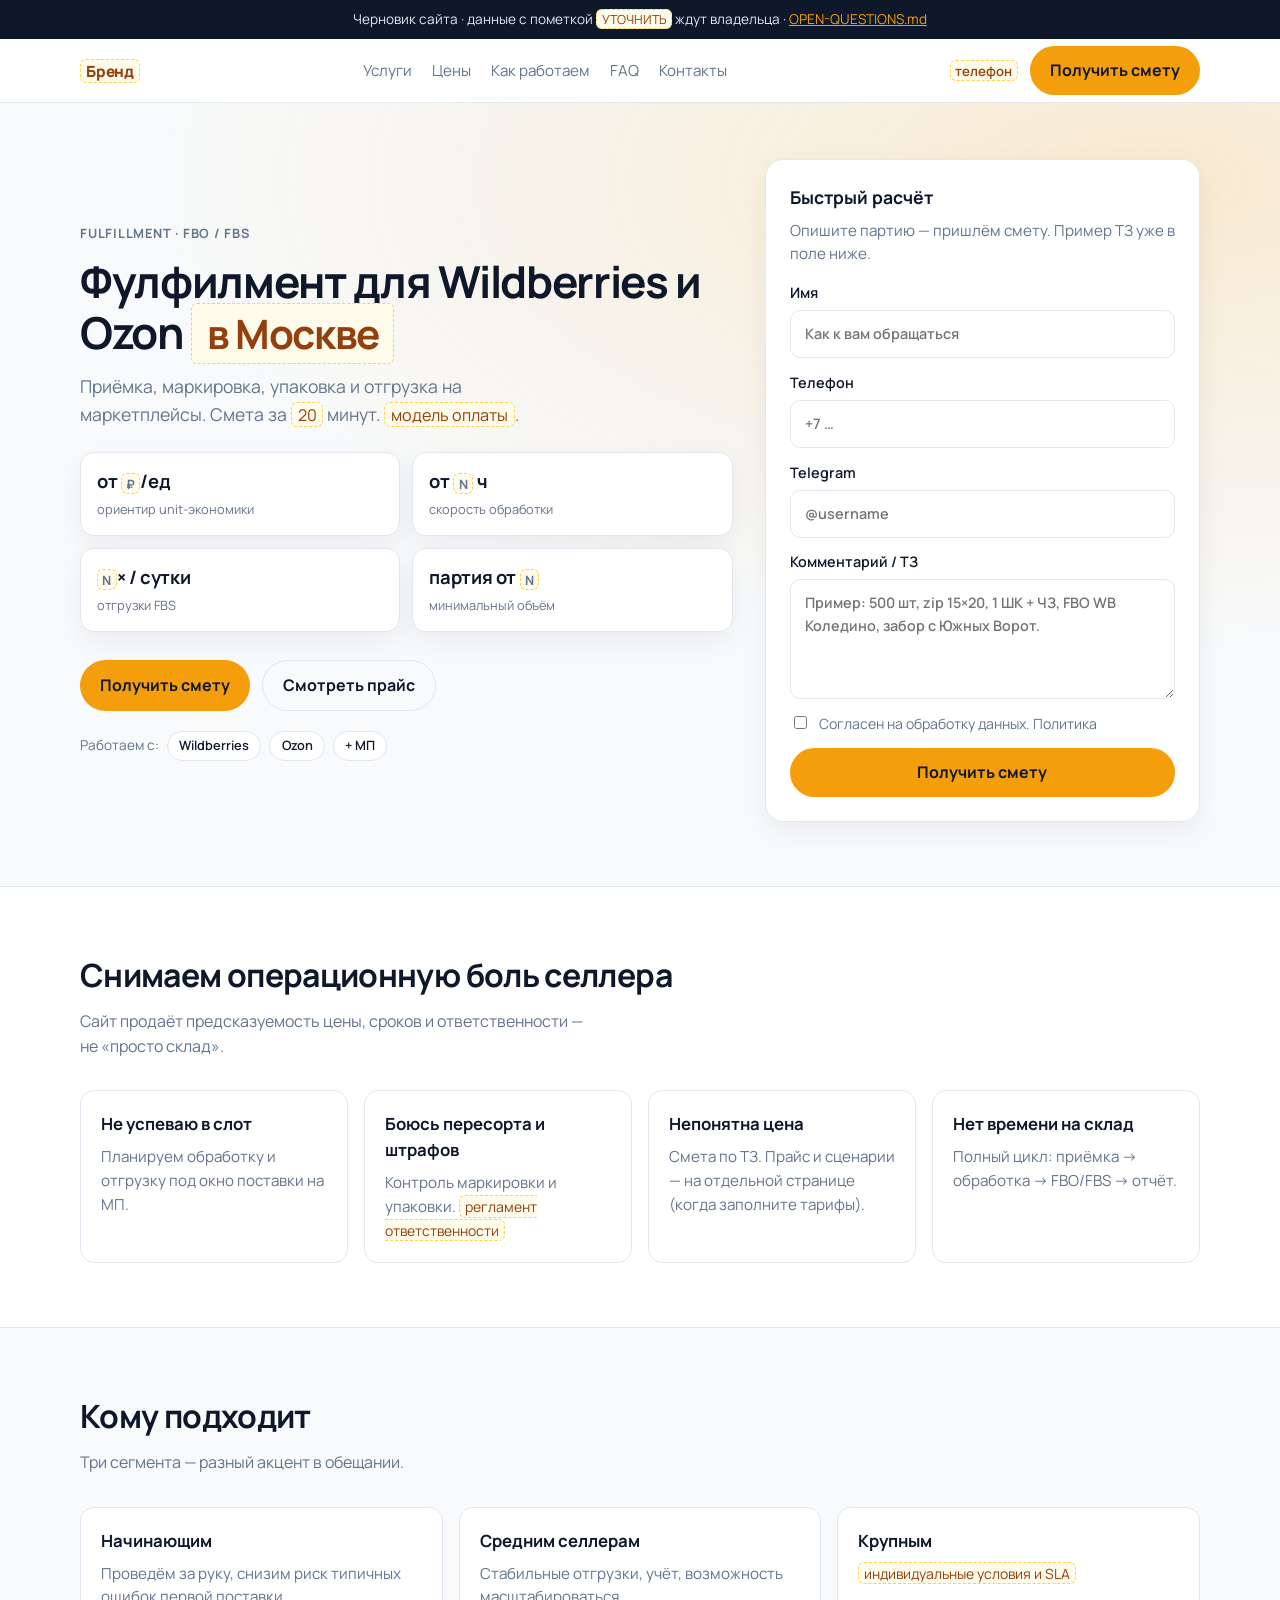
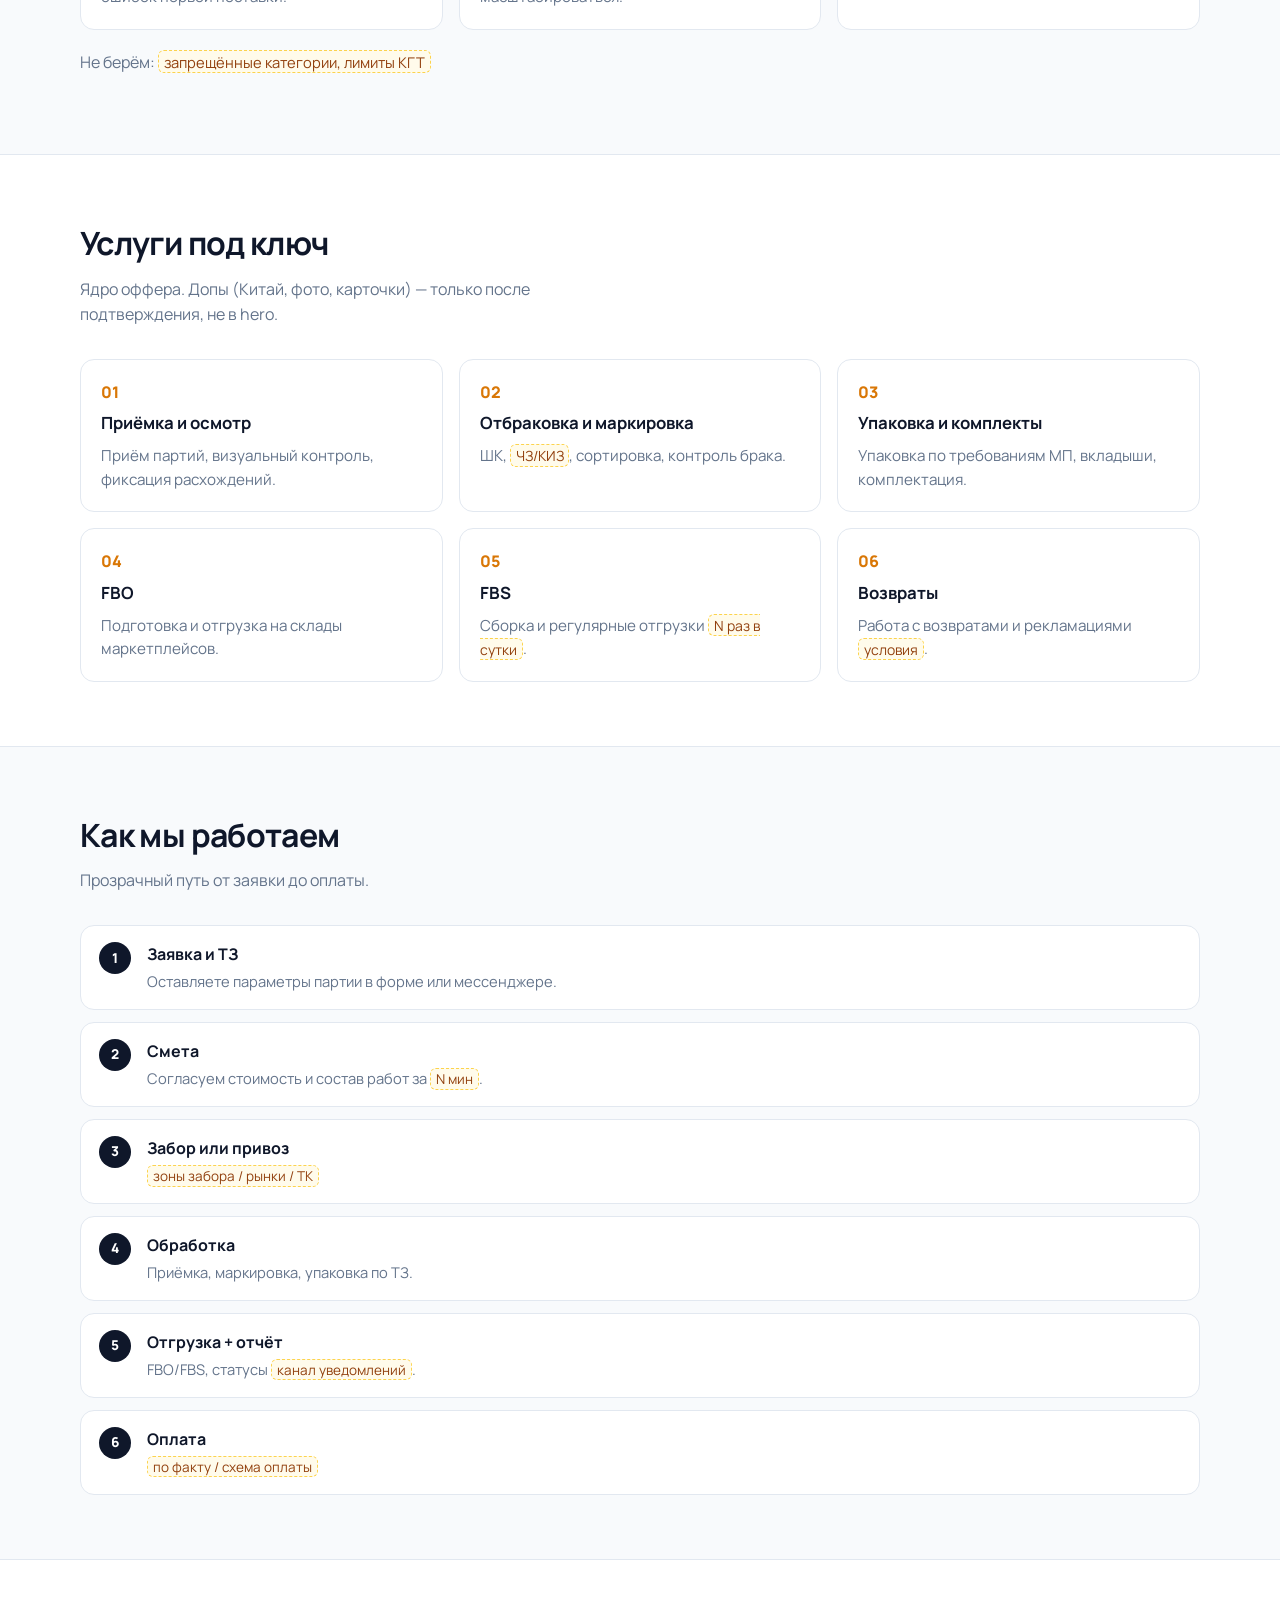
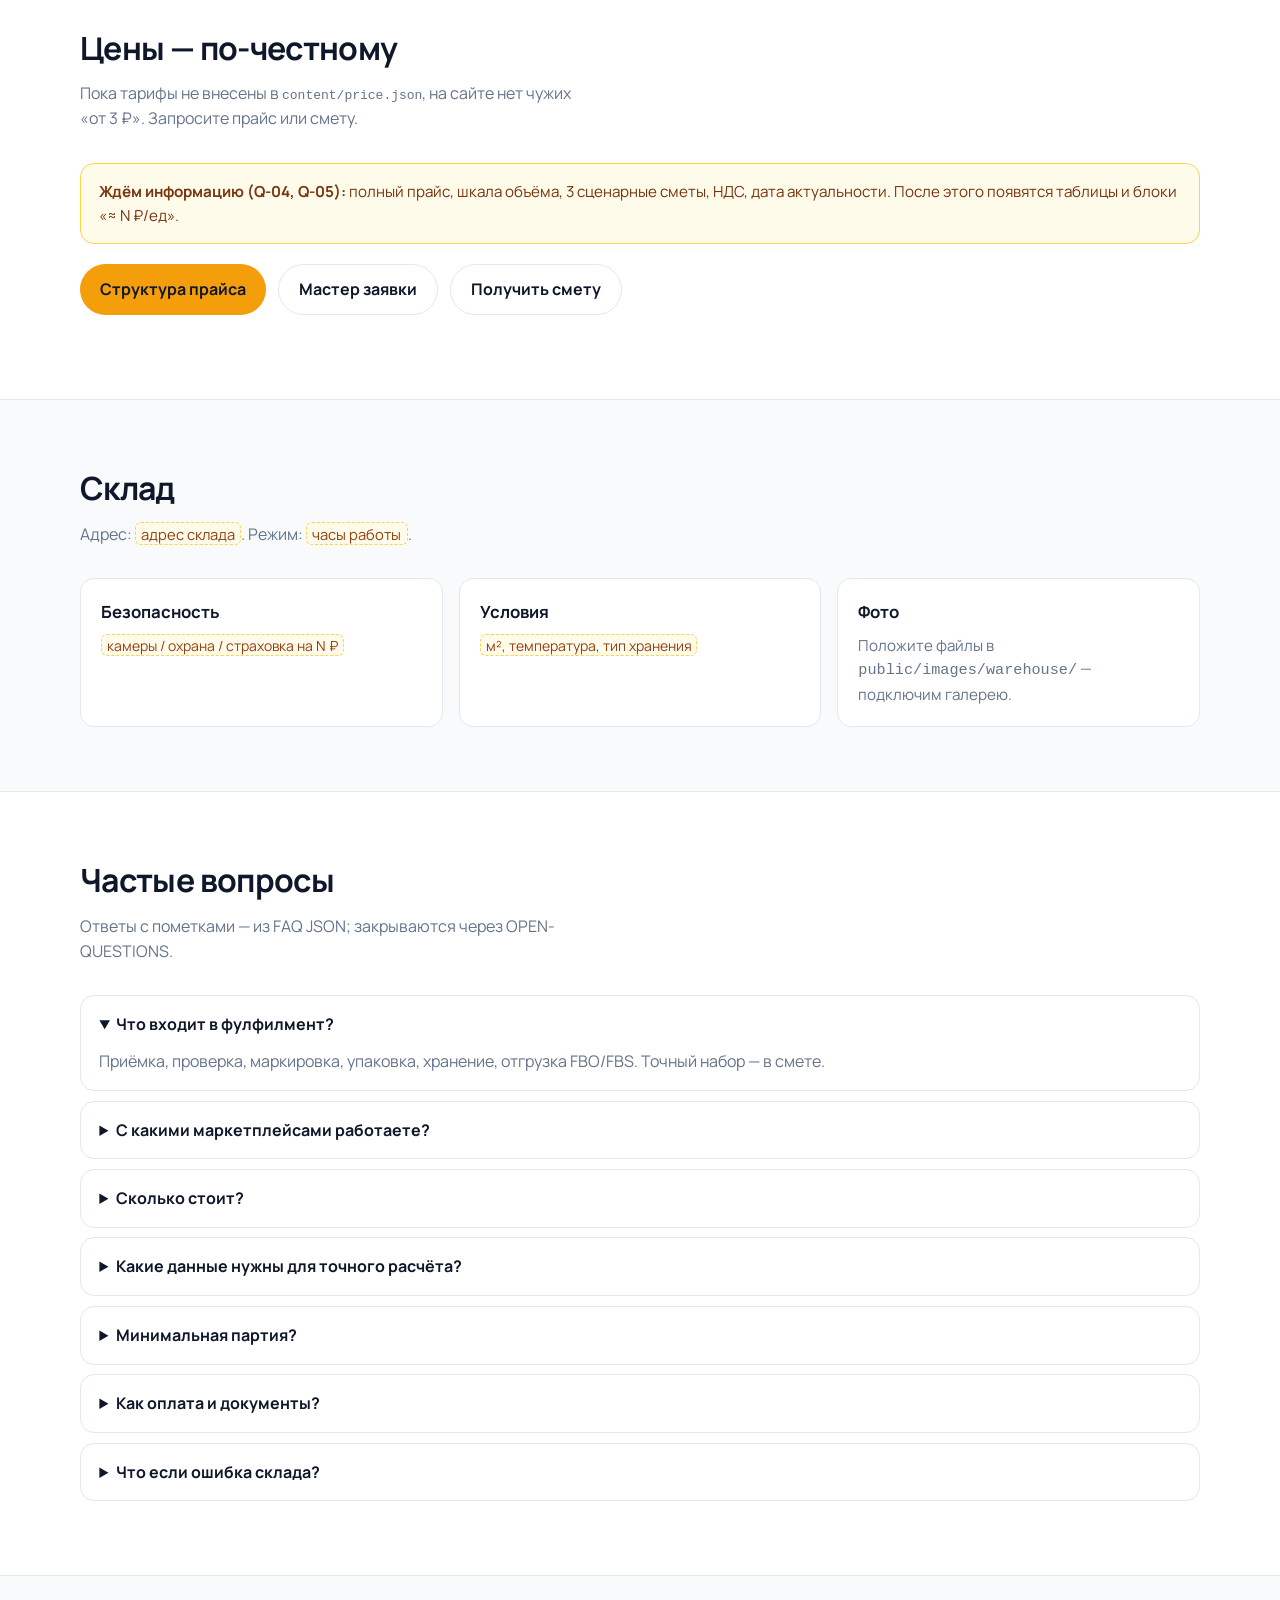
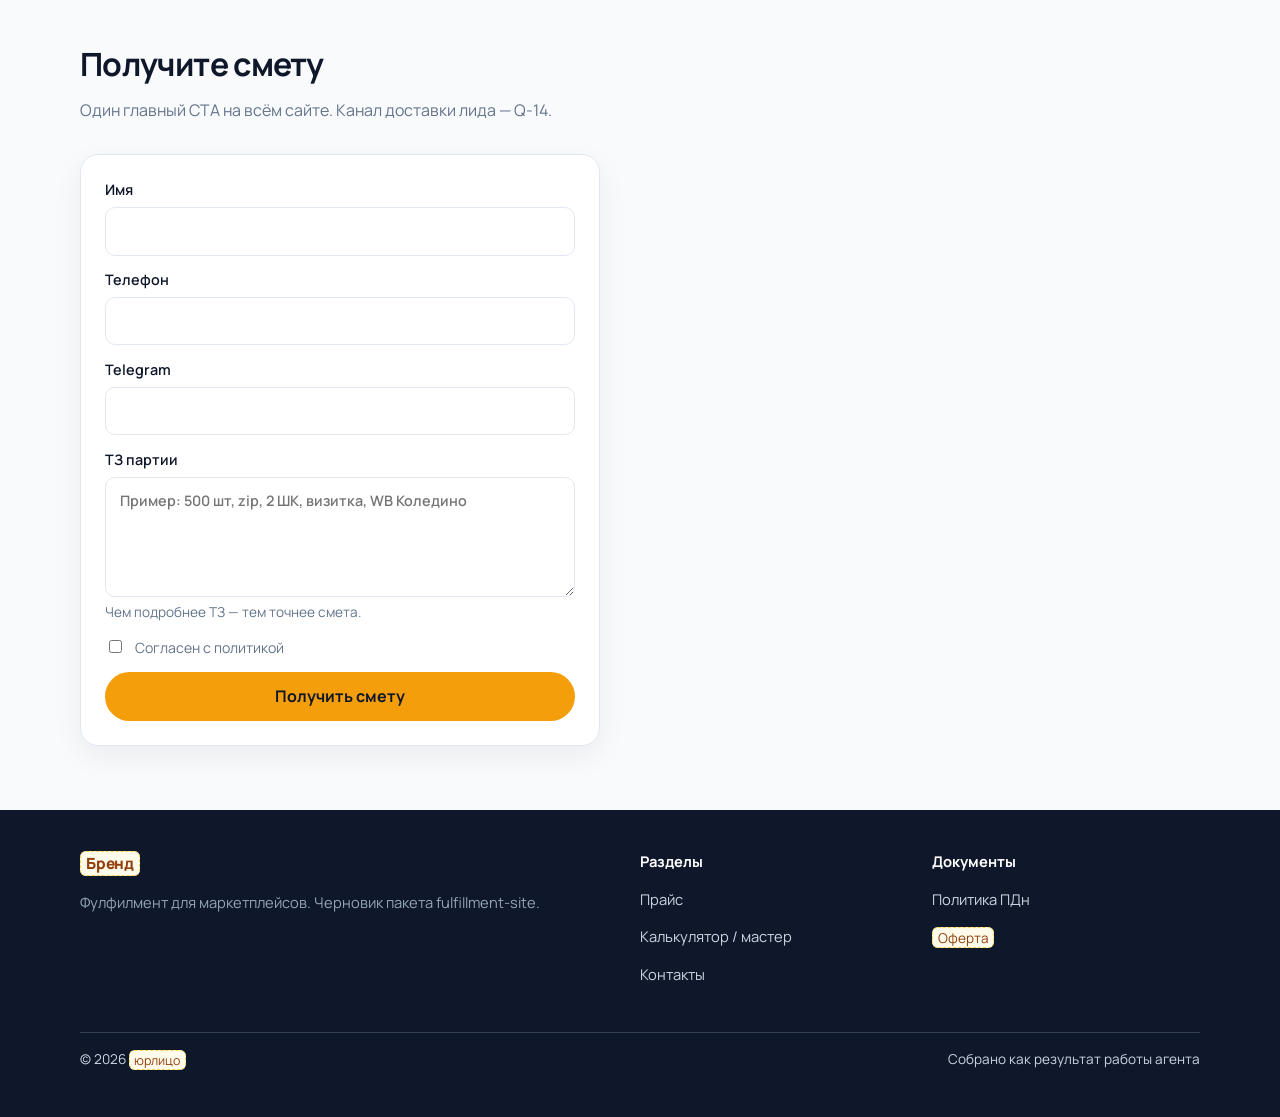
<file: pages/index.html>
<!DOCTYPE html>
<html lang="ru">
  <head>
    <meta charset="utf-8" />
    <meta name="viewport" content="width=device-width, initial-scale=1" />
    <title>Фулфилмент для Wildberries и Ozon — FBO и FBS</title>
    <meta
      name="description"
      content="Приёмка, маркировка, упаковка, отгрузка на маркетплейсы. Смета по ТЗ. Бренд и тарифы уточняются."
    />
    <link rel="preconnect" href="https://fonts.googleapis.com" />
    <link rel="preconnect" href="https://fonts.gstatic.com" crossorigin />
    <link
      href="https://fonts.googleapis.com/css2?family=Manrope:wght@400;600;700;800&display=swap"
      rel="stylesheet"
    />
    <link rel="stylesheet" href="../src/css/styles.css" />
  </head>
  <body>
    <div class="banner-tbd">
      Черновик сайта · данные с пометкой
      <span class="tbd">УТОЧНИТЬ</span> ждут владельца ·
      <a href="../OPEN-QUESTIONS.md">OPEN-QUESTIONS.md</a>
    </div>

    <header class="site-header">
      <div class="container inner">
        <a class="logo" href="index.html"><span class="tbd">Бренд</span></a>
        <nav class="nav" aria-label="Основное">
          <a href="#services">Услуги</a>
          <a href="#pricing">Цены</a>
          <a href="#process">Как работаем</a>
          <a href="#faq">FAQ</a>
          <a href="contacts.html">Контакты</a>
        </nav>
        <div class="header-actions">
          <a class="header-phone" href="tel:"><span class="tbd">телефон</span></a>
          <a class="btn btn-primary" href="#lead">Получить смету</a>
        </div>
      </div>
    </header>

    <main>
      <!-- HERO -->
      <section class="hero">
        <div class="container hero-grid">
          <div>
            <span class="eyebrow">Fulfillment · FBO / FBS</span>
            <h1>
              Фулфилмент для Wildberries и Ozon
              <span class="tbd">в Москве</span>
            </h1>
            <p class="sub">
              Приёмка, маркировка, упаковка и отгрузка на маркетплейсы. Смета за
              <span class="tbd">20</span> минут.
              <span class="tbd">модель оплаты</span>.
            </p>

            <div class="metrics">
              <div class="metric">
                <strong>от <span class="tbd">₽</span>/ед</strong>
                <span>ориентир unit-экономики</span>
              </div>
              <div class="metric">
                <strong>от <span class="tbd">N</span> ч</strong>
                <span>скорость обработки</span>
              </div>
              <div class="metric">
                <strong><span class="tbd">N</span>× / сутки</strong>
                <span>отгрузки FBS</span>
              </div>
              <div class="metric">
                <strong>партия от <span class="tbd">N</span></strong>
                <span>минимальный объём</span>
              </div>
            </div>

            <div class="hero-cta">
              <a class="btn btn-primary" href="#lead">Получить смету</a>
              <a class="btn btn-ghost" href="price.html">Смотреть прайс</a>
            </div>

            <div class="trust-row">
              <span>Работаем с:</span>
              <span class="pill">Wildberries</span>
              <span class="pill">Ozon</span>
              <span class="pill tbd">+ МП</span>
            </div>
          </div>

          <aside class="hero-card" id="lead-card">
            <h3>Быстрый расчёт</h3>
            <p>Опишите партию — пришлём смету. Пример ТЗ уже в поле ниже.</p>
            <form class="form" data-lead-form data-source="hero">
              <label>
                Имя
                <input name="name" required autocomplete="name" placeholder="Как к вам обращаться" />
              </label>
              <label>
                Телефон
                <input name="phone" required type="tel" autocomplete="tel" placeholder="+7 …" />
              </label>
              <label>
                Telegram
                <input name="telegram" placeholder="@username" />
              </label>
              <label>
                Комментарий / ТЗ
                <textarea
                  name="message"
                  required
                  placeholder="Пример: 500 шт, zip 15×20, 1 ШК + ЧЗ, FBO WB Коледино, забор с Южных Ворот."
                ></textarea>
              </label>
              <label class="check">
                <input type="checkbox" name="consent" required />
                <span
                  >Согласен на обработку данных.
                  <a href="privacy.html">Политика</a></span
                >
              </label>
              <button type="submit" class="btn btn-primary btn-block">Получить смету</button>
              <div class="form-success" role="status"></div>
            </form>
          </aside>
        </div>
      </section>

      <!-- PAINS -->
      <section class="section section-alt" id="pains">
        <div class="container">
          <h2>Снимаем операционную боль селлера</h2>
          <p class="lead">Сайт продаёт предсказуемость цены, сроков и ответственности — не «просто склад».</p>
          <div class="grid-4">
            <article class="card">
              <h3>Не успеваю в слот</h3>
              <p>Планируем обработку и отгрузку под окно поставки на МП.</p>
            </article>
            <article class="card">
              <h3>Боюсь пересорта и штрафов</h3>
              <p>
                Контроль маркировки и упаковки.
                <span class="tbd">регламент ответственности</span>
              </p>
            </article>
            <article class="card">
              <h3>Непонятна цена</h3>
              <p>Смета по ТЗ. Прайс и сценарии — на отдельной странице (когда заполните тарифы).</p>
            </article>
            <article class="card">
              <h3>Нет времени на склад</h3>
              <p>Полный цикл: приёмка → обработка → FBO/FBS → отчёт.</p>
            </article>
          </div>
        </div>
      </section>

      <!-- SEGMENTS -->
      <section class="section" id="segments">
        <div class="container">
          <h2>Кому подходит</h2>
          <p class="lead">Три сегмента — разный акцент в обещании.</p>
          <div class="grid-3">
            <article class="card">
              <h3>Начинающим</h3>
              <p>Проведём за руку, снизим риск типичных ошибок первой поставки.</p>
            </article>
            <article class="card">
              <h3>Средним селлерам</h3>
              <p>Стабильные отгрузки, учёт, возможность масштабироваться.</p>
            </article>
            <article class="card">
              <h3>Крупным</h3>
              <p><span class="tbd">индивидуальные условия и SLA</span></p>
            </article>
          </div>
          <p style="margin-top: 1.25rem; color: var(--muted)">
            Не берём: <span class="tbd">запрещённые категории, лимиты КГТ</span>
          </p>
        </div>
      </section>

      <!-- SERVICES -->
      <section class="section section-alt" id="services">
        <div class="container">
          <h2>Услуги под ключ</h2>
          <p class="lead">Ядро оффера. Допы (Китай, фото, карточки) — только после подтверждения, не в hero.</p>
          <div class="grid-3">
            <article class="card">
              <div class="num">01</div>
              <h3>Приёмка и осмотр</h3>
              <p>Приём партий, визуальный контроль, фиксация расхождений.</p>
            </article>
            <article class="card">
              <div class="num">02</div>
              <h3>Отбраковка и маркировка</h3>
              <p>ШК, <span class="tbd">ЧЗ/КИЗ</span>, сортировка, контроль брака.</p>
            </article>
            <article class="card">
              <div class="num">03</div>
              <h3>Упаковка и комплекты</h3>
              <p>Упаковка по требованиям МП, вкладыши, комплектация.</p>
            </article>
            <article class="card">
              <div class="num">04</div>
              <h3>FBO</h3>
              <p>Подготовка и отгрузка на склады маркетплейсов.</p>
            </article>
            <article class="card">
              <div class="num">05</div>
              <h3>FBS</h3>
              <p>Сборка и регулярные отгрузки <span class="tbd">N раз в сутки</span>.</p>
            </article>
            <article class="card">
              <div class="num">06</div>
              <h3>Возвраты</h3>
              <p>Работа с возвратами и рекламациями <span class="tbd">условия</span>.</p>
            </article>
          </div>
        </div>
      </section>

      <!-- PROCESS -->
      <section class="section" id="process">
        <div class="container">
          <h2>Как мы работаем</h2>
          <p class="lead">Прозрачный путь от заявки до оплаты.</p>
          <div class="steps">
            <div class="step">
              <div>
                <h3>Заявка и ТЗ</h3>
                <p>Оставляете параметры партии в форме или мессенджере.</p>
              </div>
            </div>
            <div class="step">
              <div>
                <h3>Смета</h3>
                <p>Согласуем стоимость и состав работ за <span class="tbd">N мин</span>.</p>
              </div>
            </div>
            <div class="step">
              <div>
                <h3>Забор или привоз</h3>
                <p><span class="tbd">зоны забора / рынки / ТК</span></p>
              </div>
            </div>
            <div class="step">
              <div>
                <h3>Обработка</h3>
                <p>Приёмка, маркировка, упаковка по ТЗ.</p>
              </div>
            </div>
            <div class="step">
              <div>
                <h3>Отгрузка + отчёт</h3>
                <p>FBO/FBS, статусы <span class="tbd">канал уведомлений</span>.</p>
              </div>
            </div>
            <div class="step">
              <div>
                <h3>Оплата</h3>
                <p><span class="tbd">по факту / схема оплаты</span></p>
              </div>
            </div>
          </div>
        </div>
      </section>

      <!-- PRICING TEASER -->
      <section class="section section-alt" id="pricing">
        <div class="container">
          <h2>Цены — по-честному</h2>
          <p class="lead">
            Пока тарифы не внесены в <code>content/price.json</code>, на сайте нет чужих «от 3 ₽».
            Запросите прайс или смету.
          </p>
          <div class="notice">
            <strong>Ждём информацию (Q-04, Q-05):</strong> полный прайс, шкала объёма, 3 сценарные сметы,
            НДС, дата актуальности. После этого появятся таблицы и блоки «≈ N ₽/ед».
          </div>
          <div class="hero-cta">
            <a class="btn btn-primary" href="price.html">Структура прайса</a>
            <a class="btn btn-ghost" href="calculator.html">Мастер заявки</a>
            <a class="btn btn-ghost" href="#lead">Получить смету</a>
          </div>
        </div>
      </section>

      <!-- WAREHOUSE -->
      <section class="section" id="warehouse">
        <div class="container">
          <h2>Склад</h2>
          <p class="lead">
            Адрес: <span class="tbd">адрес склада</span>. Режим:
            <span class="tbd">часы работы</span>.
          </p>
          <div class="grid-3">
            <article class="card">
              <h3>Безопасность</h3>
              <p><span class="tbd">камеры / охрана / страховка на N ₽</span></p>
            </article>
            <article class="card">
              <h3>Условия</h3>
              <p><span class="tbd">м², температура, тип хранения</span></p>
            </article>
            <article class="card">
              <h3>Фото</h3>
              <p>Положите файлы в <code>public/images/warehouse/</code> — подключим галерею.</p>
            </article>
          </div>
        </div>
      </section>

      <!-- FAQ -->
      <section class="section section-alt" id="faq">
        <div class="container">
          <h2>Частые вопросы</h2>
          <p class="lead">Ответы с пометками — из FAQ JSON; закрываются через OPEN-QUESTIONS.</p>
          <div class="faq">
            <details open>
              <summary>Что входит в фулфилмент?</summary>
              <p>
                Приёмка, проверка, маркировка, упаковка, хранение, отгрузка FBO/FBS. Точный набор — в
                смете.
              </p>
            </details>
            <details>
              <summary>С какими маркетплейсами работаете?</summary>
              <p><span class="tbd">список МП (Q-03)</span>. Черновик: WB, Ozon.</p>
            </details>
            <details>
              <summary>Сколько стоит?</summary>
              <p>
                Зависит от ТЗ и объёма. Публичный прайс — после заполнения
                <code>content/price.json</code>.
              </p>
            </details>
            <details>
              <summary>Какие данные нужны для точного расчёта?</summary>
              <p>
                Дата груза, адрес забора, контакт, объём/вес/места, МП и склад, FBO/FBS; по товару —
                артикул, ШК, кол-во, габариты, упаковка, маркировка, допы.
              </p>
            </details>
            <details>
              <summary>Минимальная партия?</summary>
              <p><span class="tbd">от N шт (Q-12)</span></p>
            </details>
            <details>
              <summary>Как оплата и документы?</summary>
              <p><span class="tbd">оплата, ЭДО, оферта (Q-07)</span></p>
            </details>
            <details>
              <summary>Что если ошибка склада?</summary>
              <p><span class="tbd">матрица ответственности (Q-08)</span></p>
            </details>
          </div>
        </div>
      </section>

      <!-- FINAL CTA -->
      <section class="section" id="lead">
        <div class="container">
          <h2>Получите смету</h2>
          <p class="lead">Один главный CTA на всём сайте. Канал доставки лида — Q-14.</p>
          <div class="hero-card" style="max-width: 520px">
            <form class="form" data-lead-form data-source="footer-cta">
              <label>
                Имя
                <input name="name" required autocomplete="name" />
              </label>
              <label>
                Телефон
                <input name="phone" required type="tel" autocomplete="tel" />
              </label>
              <label>
                Telegram
                <input name="telegram" />
              </label>
              <label>
                ТЗ партии
                <textarea
                  name="message"
                  required
                  placeholder="Пример: 500 шт, zip, 2 ШК, визитка, WB Коледино"
                ></textarea>
                <span class="form-note">Чем подробнее ТЗ — тем точнее смета.</span>
              </label>
              <label class="check">
                <input type="checkbox" name="consent" required />
                <span>Согласен с <a href="privacy.html">политикой</a></span>
              </label>
              <button type="submit" class="btn btn-primary btn-block">Получить смету</button>
              <div class="form-success" role="status"></div>
            </form>
          </div>
        </div>
      </section>
    </main>

    <footer class="site-footer">
      <div class="container footer-grid">
        <div>
          <div class="logo"><span class="tbd">Бренд</span></div>
          <p class="footer-muted">Фулфилмент для маркетплейсов. Черновик пакета fulfillment-site.</p>
        </div>
        <div>
          <strong style="color: #fff">Разделы</strong>
          <p><a href="price.html">Прайс</a></p>
          <p><a href="calculator.html">Калькулятор / мастер</a></p>
          <p><a href="contacts.html">Контакты</a></p>
        </div>
        <div>
          <strong style="color: #fff">Документы</strong>
          <p><a href="privacy.html">Политика ПДн</a></p>
          <p><span class="tbd">Оферта</span></p>
        </div>
      </div>
      <div class="container footer-bottom">
        <span>© <span data-year></span> <span class="tbd">юрлицо</span></span>
        <span>Собрано как результат работы агента</span>
      </div>
    </footer>

    <div class="sticky-cta">
      <a class="btn btn-ghost" href="price.html">Прайс</a>
      <a class="btn btn-primary" href="#lead">Получить смету</a>
    </div>

    <script src="../src/js/main.js"></script>
  </body>
</html>
</file>
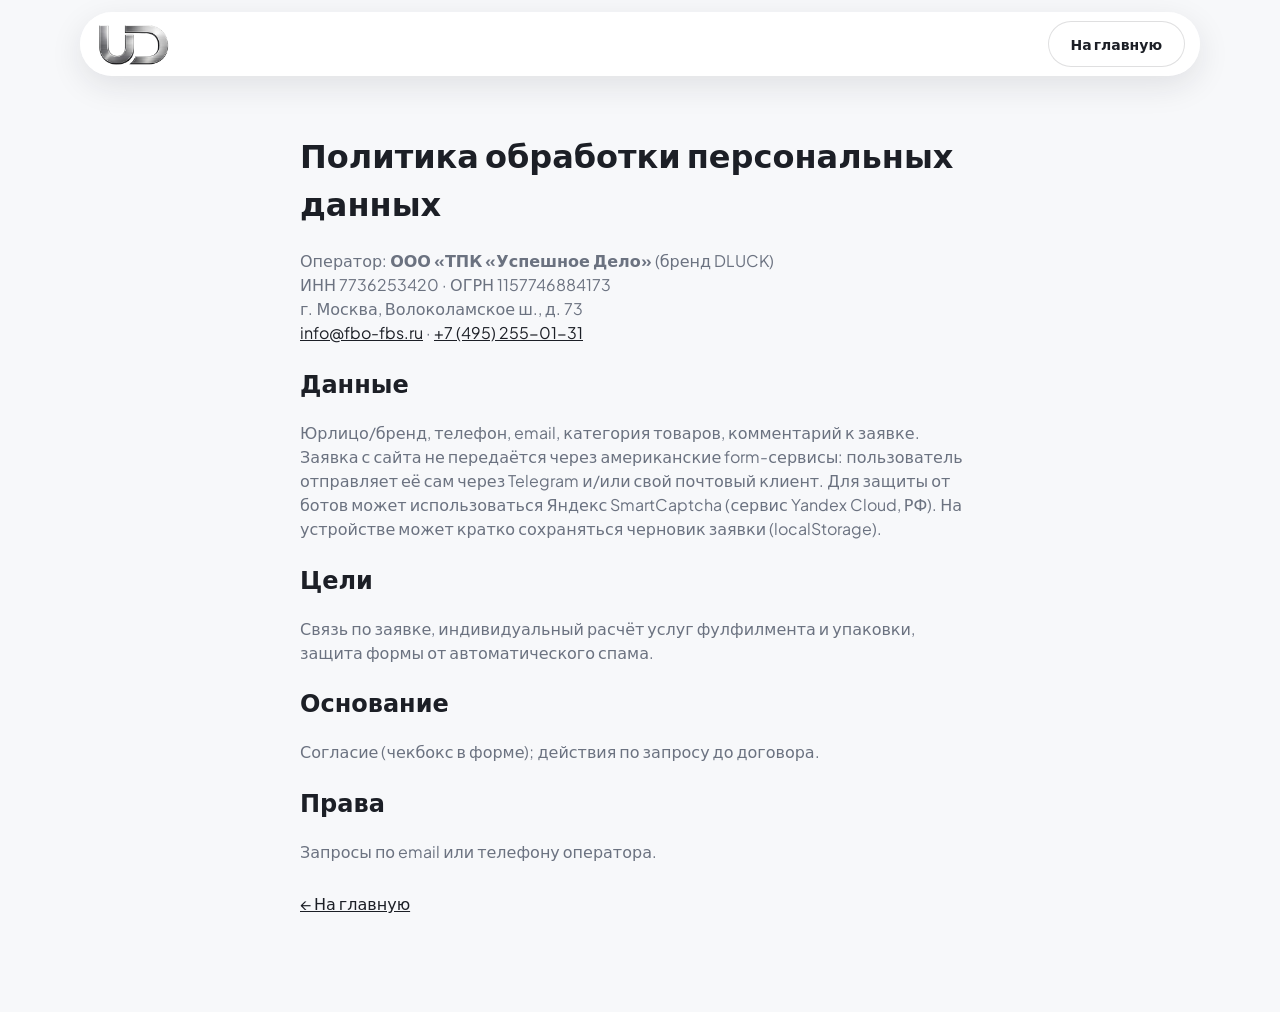
<file: privacy.html>
<!DOCTYPE html>
<html lang="ru">
<head>
  <meta charset="utf-8" />
  <meta name="viewport" content="width=device-width, initial-scale=1" />
  <title>Политика обработки персональных данных — Успешное Дело | fbo-fbs.ru</title>
  <meta name="description" content="Политика обработки персональных данных ООО «ТПК «Успешное Дело». Контакты: info@fbo-fbs.ru, Москва." />
  <meta name="robots" content="index, follow" />
  <link rel="canonical" href="https://fbo-fbs.ru/privacy.html" />
  <meta property="og:type" content="article" />
  <meta property="og:url" content="https://fbo-fbs.ru/privacy.html" />
  <meta property="og:title" content="Политика ПДн — Успешное Дело" />
  <meta property="og:locale" content="ru_RU" />
  <link href="https://fonts.googleapis.com/css2?family=Plus+Jakarta+Sans:wght@400;500;600;700;800&display=swap" rel="stylesheet" />
  <link rel="stylesheet" href="css/styles.css" />
  <link rel="icon" type="image/png" href="media/brand/logo-ud-mark.png" />
</head>
<body>
  <header class="site-header">
    <div class="inner">
      <a class="logo" href="index.html" aria-label="Успешное Дело">
        <img src="media/brand/logo-ud-mark.png" alt="Успешное Дело" class="logo-img" width="96" height="64" />
      </a>
      <a class="btn btn-ghost" href="index.html">На главную</a>
    </div>
  </header>
  <main class="legal">
    <h1>Политика обработки персональных данных</h1>
    <p>
      Оператор: <strong>ООО «ТПК «Успешное Дело»</strong> (бренд DLUCK)<br />
      ИНН 7736253420 · ОГРН 1157746884173<br />
      г. Москва, Волоколамское ш., д. 73<br />
      <a href="#contact" data-mail="m" data-mail-show>Написать</a> ·
      <a href="#contact" data-tel="o" data-tel-action="call" data-tel-show>Позвонить</a>
    </p>
    <h2>Данные</h2>
    <p>Юрлицо/бренд, телефон, email, категория товаров, комментарий к заявке. Заявка с сайта не передаётся через американские form-сервисы: пользователь отправляет её сам через Telegram и/или свой почтовый клиент. Для защиты от ботов может использоваться Яндекс SmartCaptcha (сервис Yandex Cloud, РФ). На устройстве может кратко сохраняться черновик заявки (localStorage).</p>
    <h2>Цели</h2>
    <p>Связь по заявке, индивидуальный расчёт услуг фулфилмента и упаковки, защита формы от автоматического спама.</p>
    <h2>Основание</h2>
    <p>Согласие (чекбокс в форме); действия по запросу до договора.</p>
    <h2>Права</h2>
    <p>Запросы по email или телефону оператора.</p>
    <p style="margin-top:28px"><a href="index.html">← На главную</a></p>
  </main>
  <script src="js/form-config.js"></script>
  <script src="js/main.js"></script>
</body>
</html>
</file>
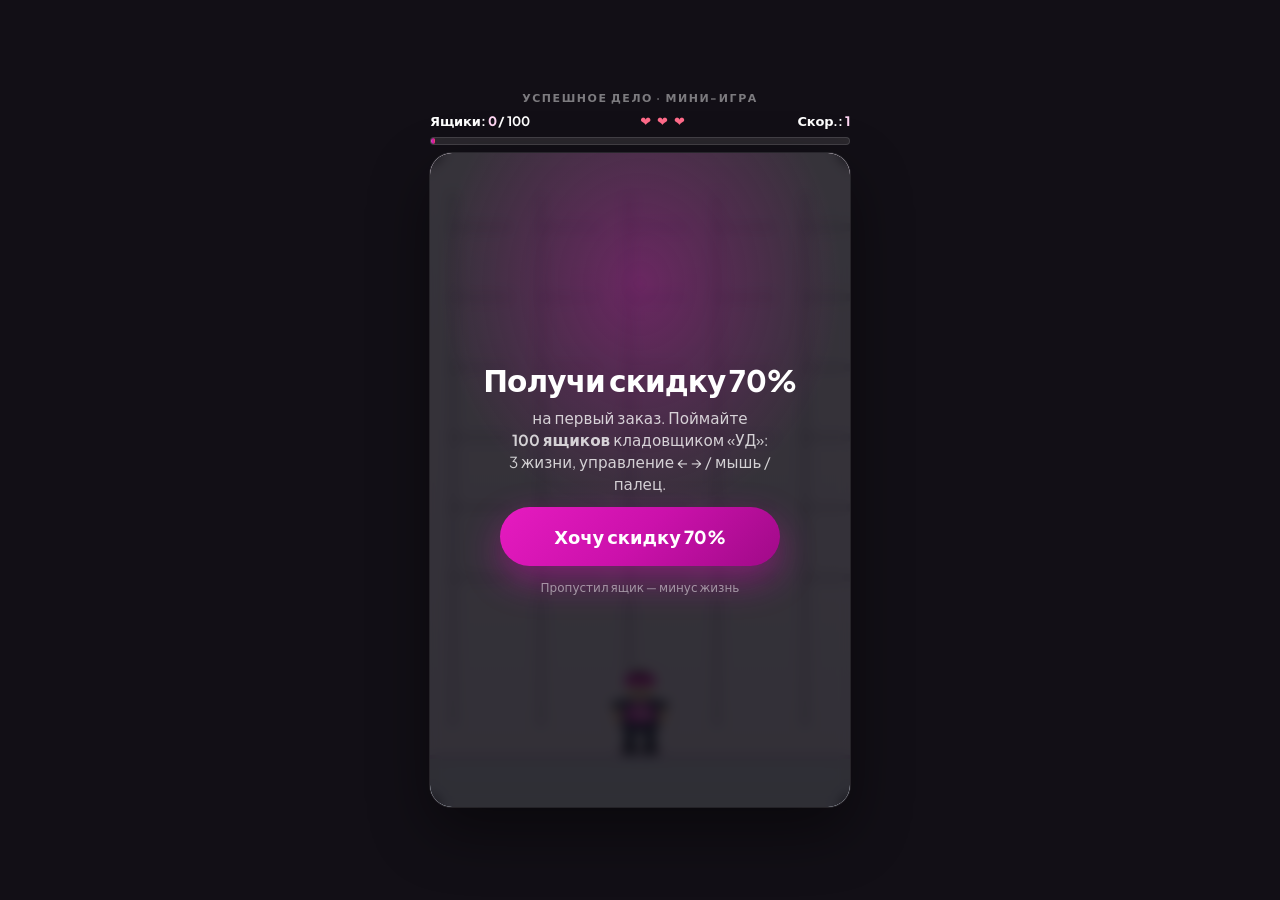
<file: game/ud-catch.html>
<!DOCTYPE html>
<html lang="ru">
<head>
  <meta charset="utf-8" />
  <meta name="viewport" content="width=device-width, initial-scale=1, maximum-scale=1, user-scalable=no" />
  <title>УД · Лови ящики</title>
  <meta name="theme-color" content="#cb11ab" />
  <link rel="icon" type="image/png" href="../media/brand/logo-ud-mark.png" />
  <link rel="preconnect" href="https://fonts.googleapis.com" />
  <link rel="preconnect" href="https://fonts.gstatic.com" crossorigin />
  <link href="https://fonts.googleapis.com/css2?family=Plus+Jakarta+Sans:wght@500;600;700;800&display=swap" rel="stylesheet" />
  <style>
    :root {
      --ink: #1c1f26;
      --accent: #cb11ab;
      --accent-deep: #a00a88;
      --floor: #d8dde6;
      --sky1: #faf6fb;
      --sky2: #f0e4f4;
    }
    * { box-sizing: border-box; }
    html, body {
      margin: 0;
      height: 100%;
      overflow: hidden;
      font-family: "Plus Jakarta Sans", system-ui, sans-serif;
      background: #120f16;
      color: #fff;
      -webkit-tap-highlight-color: transparent;
      user-select: none;
    }
    .wrap {
      height: 100%;
      display: flex;
      flex-direction: column;
      align-items: center;
      justify-content: center;
      padding: max(8px, env(safe-area-inset-top)) 10px max(10px, env(safe-area-inset-bottom));
      gap: 8px;
    }
    .hud {
      width: min(420px, 100%);
      display: flex;
      align-items: center;
      justify-content: space-between;
      gap: 8px;
      font-size: 13px;
      font-weight: 700;
      letter-spacing: -0.01em;
    }
    .hud b { color: #ffd6f3; font-weight: 800; }
    .lives { letter-spacing: 2px; color: #ff6b8a; }
    .speed-bar {
      width: min(420px, 100%);
      height: 8px;
      border-radius: 999px;
      background: rgba(255, 255, 255, 0.1);
      overflow: hidden;
      border: 1px solid rgba(255, 255, 255, 0.12);
    }
    .speed-bar > i {
      display: block;
      height: 100%;
      width: 0%;
      background: linear-gradient(90deg, #e85cc8, #cb11ab 50%, #ff4d6d);
      border-radius: inherit;
      transition: width 0.15s linear;
    }
    .stage {
      position: relative;
      width: min(420px, 100%);
      aspect-ratio: 9 / 14;
      max-height: min(78vh, 680px);
      border-radius: 22px;
      overflow: hidden;
      box-shadow:
        0 0 0 1px rgba(255, 255, 255, 0.1),
        0 24px 60px rgba(0, 0, 0, 0.45);
      background: #1a1520;
      touch-action: none;
    }
    canvas {
      display: block;
      width: 100%;
      height: 100%;
      cursor: none;
    }
    .overlay {
      position: absolute;
      inset: 0;
      display: flex;
      flex-direction: column;
      align-items: center;
      justify-content: center;
      padding: 28px 22px;
      text-align: center;
      background:
        radial-gradient(ellipse 80% 60% at 50% 20%, rgba(203, 17, 171, 0.35), transparent 60%),
        rgba(12, 10, 16, 0.82);
      backdrop-filter: blur(6px);
      z-index: 2;
    }
    .overlay[hidden] { display: none !important; }
    .overlay h1 {
      margin: 0 0 10px;
      font-size: clamp(1.45rem, 5vw, 1.85rem);
      font-weight: 800;
      letter-spacing: -0.03em;
      line-height: 1.15;
    }
    .overlay p {
      margin: 0 0 12px;
      color: rgba(255, 255, 255, 0.78);
      font-size: 0.95rem;
      line-height: 1.45;
      max-width: 28ch;
    }
    .overlay .deal {
      margin: 8px 0 18px;
      padding: 12px 14px;
      border-radius: 14px;
      background: rgba(203, 17, 171, 0.22);
      border: 1px solid rgba(255, 180, 230, 0.35);
      color: #fff;
      font-size: 0.92rem;
      font-weight: 700;
      line-height: 1.4;
      max-width: 30ch;
    }
    .overlay .deal span {
      display: block;
      margin-top: 4px;
      font-size: 0.78rem;
      font-weight: 600;
      color: rgba(255, 255, 255, 0.7);
    }
    .btn {
      appearance: none;
      border: 0;
      cursor: pointer;
      font: inherit;
      font-weight: 800;
      font-size: 0.95rem;
      padding: 14px 28px;
      border-radius: 999px;
      color: #fff;
      background: linear-gradient(135deg, #e61bc0, #cb11ab 50%, #a00a88);
      box-shadow: 0 10px 28px rgba(203, 17, 171, 0.4);
      transition: transform 0.15s ease, filter 0.15s;
    }
    .btn.btn-lg {
      font-size: 1.12rem;
      padding: 18px 36px;
      min-width: min(100%, 280px);
      box-shadow: 0 14px 36px rgba(203, 17, 171, 0.48);
    }
    .btn:hover { filter: brightness(1.06); transform: translateY(-1px); }
    .btn:active { transform: scale(0.97); }
    .overlay--error {
      background:
        radial-gradient(ellipse 70% 50% at 50% 30%, rgba(180, 40, 40, 0.35), transparent 55%),
        rgba(8, 6, 10, 0.9);
    }
    .sys-error {
      width: min(100%, 340px);
      text-align: left;
      border-radius: 14px;
      border: 1px solid rgba(255, 120, 120, 0.45);
      background: linear-gradient(180deg, #2a1218 0%, #160e12 100%);
      box-shadow: 0 20px 50px rgba(0, 0, 0, 0.45), 0 0 0 1px rgba(255, 255, 255, 0.06) inset;
      padding: 0 0 20px;
      overflow: hidden;
    }
    .sys-error__bar {
      display: flex;
      justify-content: space-between;
      align-items: center;
      padding: 8px 12px;
      font-size: 11px;
      font-weight: 700;
      letter-spacing: 0.04em;
      text-transform: uppercase;
      color: rgba(255, 220, 220, 0.85);
      background: linear-gradient(90deg, #8b1e2d, #c43b4e);
      border-bottom: 1px solid rgba(255, 255, 255, 0.12);
      font-family: ui-monospace, SFMono-Regular, Menlo, monospace;
    }
    .sys-error__code { opacity: 0.75; font-weight: 600; }
    .sys-error h1 {
      margin: 16px 16px 10px;
      font-size: 1.25rem;
      color: #ffb4b4;
      text-align: left;
    }
    .sys-error__msg {
      margin: 0 16px 10px !important;
      color: rgba(255, 255, 255, 0.9) !important;
      font-size: 0.98rem !important;
      font-weight: 600;
      max-width: none !important;
      text-align: left;
    }
    .sys-error__sub {
      margin: 0 16px 14px !important;
      color: rgba(255, 220, 180, 0.92) !important;
      font-size: 0.95rem !important;
      max-width: none !important;
      text-align: left;
    }
    .sys-error .stat-line {
      margin: 0 16px 14px;
      text-align: left;
    }
    .sys-error .btn {
      display: block;
      margin: 0 16px;
      width: calc(100% - 32px);
      text-align: center;
    }
    .hint {
      margin-top: 14px;
      font-size: 0.75rem;
      color: rgba(255, 255, 255, 0.5);
      line-height: 1.4;
    }
    .brand {
      font-size: 11px;
      font-weight: 700;
      letter-spacing: 0.14em;
      text-transform: uppercase;
      color: rgba(255, 255, 255, 0.45);
    }
    .stat-line {
      margin: 0 0 16px;
      font-size: 0.9rem;
      color: rgba(255, 255, 255, 0.75);
    }
    .stat-line strong { color: #ffd6f3; }
  </style>
</head>
<body>
  <div class="wrap">
    <div class="brand">Успешное Дело · мини-игра</div>
    <div class="hud">
      <div>Ящики: <b id="score">0</b> / 100</div>
      <div class="lives" id="lives" aria-label="Жизни">❤ ❤ ❤</div>
      <div>Скор.: <b id="speedLvl">1</b></div>
    </div>
    <div class="speed-bar" title="Скорость падения"><i id="speedFill"></i></div>
    <div class="stage" id="stage">
      <canvas id="game" width="420" height="653" aria-label="Игра: лови ящики"></canvas>

      <div class="overlay" id="screen-start">
        <h1>Получи скидку 70%</h1>
        <p>на&nbsp;первый заказ. Поймайте <strong>100&nbsp;ящиков</strong> кладовщиком «УД»: 3&nbsp;жизни, управление ← → / мышь / палец.</p>
        <button type="button" class="btn btn-lg" id="btn-start">Хочу скидку 70%</button>
        <div class="hint">Пропустил ящик — минус жизнь</div>
      </div>

      <div class="overlay" id="screen-over" hidden>
        <h1>Смена окончена</h1>
        <p>Ты проиграл — не отчаивайся. На складе всегда есть вторая попытка.</p>
        <p class="stat-line">Поймано: <strong id="final-score">0</strong> · рекорд: <strong id="best-score">0</strong></p>
        <button type="button" class="btn" id="btn-retry">Начать заново</button>
      </div>

      <div class="overlay overlay--error" id="screen-error" hidden>
        <div class="sys-error" role="alertdialog" aria-labelledby="err-title">
          <div class="sys-error__bar">
            <span>System Error</span>
            <span class="sys-error__code">0xUD_70OFF</span>
          </div>
          <h1 id="err-title">Системная ошибка</h1>
          <p class="sys-error__msg">
            Ты&nbsp;реально поверил, что можно выиграть, что тебе даст кто-то&nbsp;70% скидку?
          </p>
          <p class="sys-error__sub">
            Не&nbsp;прикалывайся: вот тебе <strong>5%</strong> и&nbsp;иди дальше.
          </p>
          <p class="stat-line">Поймано: <strong id="error-score">0</strong></p>
          <button type="button" class="btn" id="btn-error">Ок, беру 5%</button>
        </div>
      </div>

      <div class="overlay" id="screen-win" hidden>
        <h1>Как?</h1>
        <p>Это не должно было случиться. Напишите нам — разберёмся вручную.</p>
        <button type="button" class="btn" id="btn-win">Ещё раз</button>
      </div>
    </div>
  </div>

  <script>
(function () {
  const canvas = document.getElementById("game");
  const ctx = canvas.getContext("2d");
  const scoreEl = document.getElementById("score");
  const livesEl = document.getElementById("lives");
  const speedLvlEl = document.getElementById("speedLvl");
  const speedFill = document.getElementById("speedFill");
  const screenStart = document.getElementById("screen-start");
  const screenOver = document.getElementById("screen-over");
  const screenWin = document.getElementById("screen-win");
  const screenError = document.getElementById("screen-error");
  const finalScoreEl = document.getElementById("final-score");
  const bestScoreEl = document.getElementById("best-score");
  const errorScoreEl = document.getElementById("error-score");

  const W = canvas.width;
  const H = canvas.height;
  const TARGET = 100;
  const ERROR_AT = 95;
  const MAX_SPEED_LVL = 100;
  const FLOOR_Y = H - 52;
  /* Player always snappy — never slowed as difficulty rises */
  const PLAYER_SPEED = 620;

  /* Office managers peek from windows with pep-talk / mild sarcasm */
  const MANAGERS = [
    {
      name: "Маша",
      gender: "f",
      hair: "long-straight-blonde",
      skin: "#f3d0b8",
      figure: "curvy",
      phrase: "Осторожно с ящиками — у меня тоже хрупкий груз, ха!",
    },
    {
      name: "Марина",
      gender: "f",
      hair: "curly-dark",
      skin: "#e8b896",
      phrase: "Давай, у тебя всё получится!",
    },
    {
      name: "Снежана",
      gender: "f",
      hair: "blonde",
      skin: "#f0c9b0",
      phrase: "Ой, аккуратнее — ящики дороже, чем моя стрижка!",
    },
    {
      name: "Андрей",
      gender: "m",
      hair: "short-brown",
      skin: "#d4a574",
      phrase: "Ну давай, герой паллет — клиент уже нервничает!",
    },
    {
      name: "Арина",
      gender: "f",
      hair: "short-blonde",
      skin: "#f0c9b0",
      phrase: "Скидку 70%? Мечтать не вредно. Лови дальше!",
    },
    {
      name: "Надежда",
      gender: "f",
      hair: "bob-auburn",
      skin: "#e8c4a8",
      phrase: "Надежда умирает последней. Не умирай раньше ящиков!",
    },
    {
      name: "Андриан",
      gender: "m",
      hair: "short-dark",
      skin: "#c48a60",
      phrase: "Если поймаешь 100 — я сам в коробку залезу.",
    },
    {
      name: "Андрей",
      gender: "m",
      hair: "short-blond",
      skin: "#f2cbb4",
      id: "andrey2",
      phrase: "Брат, это не тетрис. Хотя… почти тетрис. Давай!",
    },
  ];

  const state = {
    running: false,
    score: 0,
    lives: 3,
    boxes: [],
    particles: [],
    playerX: W / 2,
    playerTarget: W / 2,
    keys: { left: false, right: false },
    spawnTimer: 0,
    elapsed: 0,
    lastT: 0,
    best: 0,
    errorShown: false,
    managerQueue: 0,
    managerNextAt: 3.5,
    managerPopup: null,
  };

  try {
    state.best = Number(localStorage.getItem("ud-catch-best") || 0) || 0;
  } catch (_) {}

  function speedLevel() {
    /*
      Playable early, serious after ~50 boxes, near 100 only late.
      score 0  → ~1
      score 50 → ~50
      score 80 → ~85
      score 95 → ~100
    */
    const s = state.score;
    let lvl;
    if (s <= 50) {
      lvl = 1 + (s / 50) * 49; /* 1 → 50 */
    } else if (s <= 80) {
      lvl = 50 + ((s - 50) / 30) * 30; /* 50 → 80 */
    } else {
      lvl = 80 + ((s - 80) / 15) * 20; /* 80 → 100 by ~95 */
    }
    /* tiny time creep — no AFK farming, but doesn't spike early */
    const timeBoost = Math.min(8, state.elapsed * 0.08);
    return Math.min(MAX_SPEED_LVL, lvl + timeBoost);
  }

  function fallSpeed() {
    const lvl = speedLevel();
    /* px/sec: ~100 start → ~880 at max (hard late, fair early) */
    return 100 + (lvl / MAX_SPEED_LVL) * 780;
  }

  function spawnInterval() {
    const lvl = speedLevel();
    /* slower cadence early; denser only at high speed */
    return Math.max(0.32, 1.25 - (lvl / MAX_SPEED_LVL) * 0.85);
  }

  function playerW() {
    return 54;
  }
  function playerH() {
    return 72;
  }

  function spawnBox() {
    const size = 28 + Math.random() * 18;
    state.boxes.push({
      x: 24 + Math.random() * (W - 48),
      y: -size,
      w: size,
      h: size * 0.78,
      rot: (Math.random() - 0.5) * 0.4,
      spin: (Math.random() - 0.5) * 2.2,
      hue: Math.random() < 0.15 ? "accent" : "box",
    });
  }

  function burst(x, y, ok) {
    for (let i = 0; i < 10; i++) {
      state.particles.push({
        x,
        y,
        vx: (Math.random() - 0.5) * 220,
        vy: -40 - Math.random() * 180,
        life: 0.35 + Math.random() * 0.35,
        t: 0,
        ok,
      });
    }
  }

  function hideScreens() {
    screenStart.hidden = true;
    screenOver.hidden = true;
    screenWin.hidden = true;
    if (screenError) screenError.hidden = true;
  }

  function resetGame() {
    state.score = 0;
    state.lives = 3;
    state.boxes = [];
    state.particles = [];
    state.playerX = W / 2;
    state.playerTarget = W / 2;
    state.spawnTimer = 0.4;
    state.elapsed = 0;
    state.lastT = 0;
    state.errorShown = false;
    state.managerQueue = 0;
    state.managerNextAt = 3.2;
    state.managerPopup = null;
    state.running = true;
    hideScreens();
    updateHud();
  }

  function spawnManagerPopup() {
    const m = MANAGERS[state.managerQueue % MANAGERS.length];
    state.managerQueue += 1;
    const side = state.managerQueue % 2 === 0 ? "right" : "left";
    state.managerPopup = {
      m,
      side,
      t: 0,
      life: 4.4,
      y: 72 + Math.random() * 120,
    };
    /*
      All 8 managers must appear before speed ~55–60.
      First wave: spaced by score/time until queue finishes, then slower loop.
    */
    if (state.managerQueue < MANAGERS.length) {
      /* first round: finish by ~score 48 / speed ~50 */
      state.managerNextAt = state.elapsed + 4.2 + Math.random() * 1.4;
    } else {
      state.managerNextAt = state.elapsed + 7.5 + Math.random() * 3.5;
    }
  }

  function updateManagers(dt) {
    if (!state.running) return;
    if (state.managerPopup) {
      state.managerPopup.t += dt;
      if (state.managerPopup.t >= state.managerPopup.life) {
        state.managerPopup = null;
      }
      return;
    }
    /* also unlock by score milestones so a slow player still sees everyone by ~50 boxes */
    const milestone =
      state.managerQueue < MANAGERS.length &&
      state.score >= 4 + state.managerQueue * 6;
    if (state.elapsed >= state.managerNextAt || milestone) {
      spawnManagerPopup();
    }
  }

  function wrapText(text, maxW) {
    const words = String(text).split(/\s+/);
    const lines = [];
    let line = "";
    for (const w of words) {
      const test = line ? line + " " + w : w;
      if (ctx.measureText(test).width > maxW && line) {
        lines.push(line);
        line = w;
      } else {
        line = test;
      }
    }
    if (line) lines.push(line);
    return lines;
  }

  function drawManagerFace(m, cx, cy, scale) {
    const s = scale || 1;
    const curvy = m.figure === "curvy";
    ctx.save();
    ctx.translate(cx, cy);
    ctx.scale(s, s);

    /* shoulders / bust (cartoon, peeking from window) */
    if (m.gender === "f") {
      const bodyW = curvy ? 54 : 36;
      const bodyH = curvy ? 28 : 16;
      ctx.fillStyle = "#cb11ab";
      roundRect(-bodyW / 2, 14, bodyW, bodyH + 2, 7);
      ctx.fill();
      if (curvy) {
        /* fuller bust — clearly readable silhouette in the window */
        ctx.fillStyle = m.skin;
        ctx.beginPath();
        ctx.ellipse(-13, 24, 13, 12, -0.08, 0, Math.PI * 2);
        ctx.ellipse(13, 24, 13, 12, 0.08, 0, Math.PI * 2);
        ctx.fill();
        ctx.fillStyle = "#e85cc8";
        roundRect(-bodyW / 2 + 3, 14, bodyW - 6, 14, 6);
        ctx.fill();
        /* neckline */
        ctx.fillStyle = m.skin;
        ctx.beginPath();
        ctx.moveTo(-10, 14);
        ctx.quadraticCurveTo(0, 28, 10, 14);
        ctx.closePath();
        ctx.fill();
        ctx.fillStyle = "#fff";
        roundRect(-10, 14, 20, 8, 3);
        ctx.fill();
      } else {
        ctx.fillStyle = "#fff";
        roundRect(-8, 18, 16, 8, 2);
        ctx.fill();
      }
    } else {
      ctx.fillStyle = "#2c3a52";
      roundRect(-18, 18, 36, 14, 4);
      ctx.fill();
      ctx.fillStyle = "#fff";
      roundRect(-8, 18, 16, 8, 2);
      ctx.fill();
    }

    /* neck */
    ctx.fillStyle = m.skin;
    ctx.fillRect(-6, 10, 12, 12);

    /* head */
    ctx.beginPath();
    ctx.arc(0, 0, 16, 0, Math.PI * 2);
    ctx.fill();

    /* hair styles */
    const isBlonde =
      m.hair === "blonde" ||
      m.hair === "short-blond" ||
      m.hair === "short-blonde" ||
      m.hair === "long-straight-blonde";
    ctx.fillStyle = isBlonde
      ? "#f0d078"
      : m.hair === "bob-auburn"
        ? "#a85a3a"
        : m.hair === "short-brown" || m.hair === "ponytail-brown"
          ? "#5c3a22"
          : "#2a1a12";

    if (m.hair === "long-straight-blonde") {
      /* long straight blonde — past shoulders, flat ends */
      ctx.fillStyle = "#f2d27a";
      ctx.beginPath();
      ctx.ellipse(0, -5, 17.5, 13, 0, Math.PI, 0);
      ctx.fill();
      /* crown / fringe */
      ctx.beginPath();
      ctx.ellipse(0, -8, 15, 9, 0, Math.PI, 0);
      ctx.fill();
      ctx.beginPath();
      ctx.moveTo(-14, -4);
      ctx.quadraticCurveTo(-6, 8, -2, 2);
      ctx.lineTo(-12, -6);
      ctx.fill();
      /* long straight sheets left/right */
      ctx.fillStyle = "#e8c45e";
      roundRect(-19, -2, 9, 36, 3);
      roundRect(10, -2, 9, 36, 3);
      ctx.fillStyle = "#f2d27a";
      roundRect(-17.5, -4, 7, 34, 2.5);
      roundRect(10.5, -4, 7, 34, 2.5);
      /* slight highlight strands */
      ctx.fillStyle = "rgba(255, 245, 200, 0.55)";
      roundRect(-15.5, 0, 2.5, 28, 1);
      roundRect(13, 0, 2.5, 28, 1);
    } else if (m.hair === "curly-dark") {
      for (const p of [
        [-12, -8],
        [0, -14],
        [12, -8],
        [-14, 0],
        [14, 0],
        [-10, -14],
        [10, -14],
        [-4, -16],
        [4, -16],
      ]) {
        ctx.beginPath();
        ctx.arc(p[0], p[1], 7.5, 0, Math.PI * 2);
        ctx.fill();
      }
    } else if (m.hair === "short-blonde") {
      /* pixie / short blonde cut */
      ctx.beginPath();
      ctx.ellipse(0, -5, 16, 11, 0, Math.PI, 0);
      ctx.fill();
      ctx.beginPath();
      ctx.ellipse(-12, 0, 6, 8, -0.2, 0, Math.PI * 2);
      ctx.ellipse(12, 0, 6, 8, 0.2, 0, Math.PI * 2);
      ctx.fill();
      ctx.fillRect(-15, -8, 30, 10);
      /* side fringe */
      ctx.beginPath();
      ctx.moveTo(-14, -2);
      ctx.quadraticCurveTo(-8, 6, -4, 2);
      ctx.lineTo(-12, -4);
      ctx.fill();
    } else if (m.hair === "blonde" || m.hair === "long-dark") {
      ctx.beginPath();
      ctx.ellipse(0, -4, 17, 12, 0, Math.PI, 0);
      ctx.fill();
      ctx.fillRect(-16, -2, 8, 22);
      ctx.fillRect(8, -2, 8, 22);
      if (m.hair === "blonde") {
        ctx.beginPath();
        ctx.ellipse(-15, 10, 7, 12, -0.15, 0, Math.PI * 2);
        ctx.ellipse(15, 10, 7, 12, 0.15, 0, Math.PI * 2);
        ctx.fill();
      }
    } else if (m.hair === "ponytail-brown") {
      ctx.beginPath();
      ctx.ellipse(0, -4, 16, 11, 0, Math.PI, 0);
      ctx.fill();
      ctx.beginPath();
      ctx.ellipse(12, 6, 6, 10, 0.4, 0, Math.PI * 2);
      ctx.fill();
    } else if (m.hair === "bob-auburn") {
      ctx.beginPath();
      ctx.ellipse(0, 0, 17, 14, 0, Math.PI * 1.05, -0.05);
      ctx.fill();
    } else {
      /* short (men / generic) */
      ctx.beginPath();
      ctx.ellipse(0, -6, 15, 9, 0, Math.PI, 0);
      ctx.fill();
      ctx.fillRect(-14, -6, 28, 8);
    }

    /* eyes */
    ctx.fillStyle = "#1c1f26";
    ctx.beginPath();
    ctx.arc(-5.5, 1, 1.7, 0, Math.PI * 2);
    ctx.arc(5.5, 1, 1.7, 0, Math.PI * 2);
    ctx.fill();

    /* smile */
    ctx.strokeStyle = "#1c1f26";
    ctx.lineWidth = 1.3;
    ctx.beginPath();
    ctx.arc(0, 5, 5, 0.15, Math.PI - 0.15);
    ctx.stroke();

    ctx.restore();
  }

  function drawManagerPopup() {
    const p = state.managerPopup;
    if (!p) return;
    const m = p.m;
    const curvy = m.figure === "curvy";
    const winW = curvy ? 136 : 118;
    const winH = curvy ? 128 : 108;
    const edge = 10;
    /* slide-in */
    const appear = Math.min(1, p.t / 0.35);
    const leave =
      p.t > p.life - 0.4 ? Math.max(0, (p.life - p.t) / 0.4) : 1;
    const vis = Math.min(appear, leave);
    const slide = (1 - vis) * 70;

    const x =
      p.side === "left" ? edge - slide : W - edge - winW + slide;
    const y = p.y;

    ctx.save();
    ctx.globalAlpha = 0.15 + vis * 0.85;

    /* window frame */
    ctx.fillStyle = "rgba(255, 255, 255, 0.92)";
    roundRect(x, y, winW, winH, 10);
    ctx.fill();
    ctx.strokeStyle = "rgba(203, 17, 171, 0.35)";
    ctx.lineWidth = 2;
    ctx.stroke();
    /* title bar */
    ctx.fillStyle = "rgba(203, 17, 171, 0.12)";
    roundRect(x, y, winW, 22, 10);
    ctx.fill();
    ctx.fillRect(x, y + 12, winW, 10);
    ctx.fillStyle = "#a00a88";
    ctx.font = "700 11px 'Plus Jakarta Sans', system-ui, sans-serif";
    ctx.textAlign = "left";
    ctx.textBaseline = "middle";
    ctx.fillText(m.name, x + 10, y + 12);
    ctx.fillStyle = "rgba(28,31,38,0.35)";
    ctx.font = "700 12px system-ui,sans-serif";
    ctx.textAlign = "right";
    ctx.fillText("×", x + winW - 10, y + 11);

    /* glass area */
    ctx.fillStyle = "rgba(240, 244, 250, 0.95)";
    roundRect(x + 6, y + 26, winW - 12, winH - 34, 6);
    ctx.fill();

    drawManagerFace(m, x + winW / 2, y + (curvy ? 58 : 62), curvy ? 1.12 : 1.05);

    /* speech bubble above/beside */
    const bubbleMax = 150;
    ctx.font = "600 12px 'Plus Jakarta Sans', system-ui, sans-serif";
    const lines = wrapText(m.phrase, bubbleMax - 16);
    const lineH = 15;
    const bh = 12 + lines.length * lineH;
    const bw = Math.min(
      bubbleMax,
      16 +
        Math.max(...lines.map((l) => ctx.measureText(l).width), 40)
    );
    let bx =
      p.side === "left" ? x + winW + 8 : x - bw - 8;
    let by = y + 28;
    if (bx < 6) bx = 6;
    if (bx + bw > W - 6) bx = W - 6 - bw;

    ctx.fillStyle = "rgba(255, 255, 255, 0.96)";
    roundRect(bx, by, bw, bh, 10);
    ctx.fill();
    ctx.strokeStyle = "rgba(28, 31, 38, 0.12)";
    ctx.lineWidth = 1.2;
    ctx.stroke();
    /* tail */
    ctx.beginPath();
    if (p.side === "left") {
      ctx.moveTo(bx, by + 18);
      ctx.lineTo(x + winW - 4, y + 48);
      ctx.lineTo(bx, by + 28);
    } else {
      ctx.moveTo(bx + bw, by + 18);
      ctx.lineTo(x + 4, y + 48);
      ctx.lineTo(bx + bw, by + 28);
    }
    ctx.closePath();
    ctx.fillStyle = "rgba(255, 255, 255, 0.96)";
    ctx.fill();

    ctx.fillStyle = "#1c1f26";
    ctx.textAlign = "left";
    ctx.textBaseline = "top";
    lines.forEach((ln, i) => {
      ctx.fillText(ln, bx + 8, by + 7 + i * lineH);
    });

    ctx.restore();
  }

  function updateHud() {
    scoreEl.textContent = String(state.score);
    const hearts = [];
    for (let i = 0; i < 3; i++) hearts.push(i < state.lives ? "❤" : "♡");
    livesEl.textContent = hearts.join(" ");
    const lvl = Math.floor(speedLevel());
    speedLvlEl.textContent = String(lvl);
    speedFill.style.width = Math.min(100, (speedLevel() / MAX_SPEED_LVL) * 100) + "%";
  }

  function rememberBest() {
    if (state.score > state.best) {
      state.best = state.score;
      try {
        localStorage.setItem("ud-catch-best", String(state.best));
      } catch (_) {}
    }
  }

  function gameOver() {
    state.running = false;
    rememberBest();
    finalScoreEl.textContent = String(state.score);
    bestScoreEl.textContent = String(state.best);
    screenOver.hidden = false;
  }

  function systemError() {
    state.running = false;
    state.errorShown = true;
    rememberBest();
    if (errorScoreEl) errorScoreEl.textContent = String(state.score);
    if (screenError) screenError.hidden = false;
  }

  function win() {
    state.running = false;
    rememberBest();
    screenWin.hidden = false;
  }

  function update(dt) {
    if (!state.running) return;
    state.elapsed += dt;

    /* constant high player speed — never throttled by difficulty */
    if (state.keys.left) state.playerTarget -= PLAYER_SPEED * dt;
    if (state.keys.right) state.playerTarget += PLAYER_SPEED * dt;
    state.playerTarget = Math.max(playerW() / 2 + 8, Math.min(W - playerW() / 2 - 8, state.playerTarget));
    state.playerX += (state.playerTarget - state.playerX) * Math.min(1, 18 * dt);

    state.spawnTimer -= dt;
    if (state.spawnTimer <= 0) {
      spawnBox();
      /* multi-spawn only after mid/late game */
      const lvl = speedLevel();
      if (lvl > 70 && Math.random() < 0.28) spawnBox();
      if (lvl > 90 && Math.random() < 0.4) spawnBox();
      state.spawnTimer = spawnInterval() * (0.85 + Math.random() * 0.35);
    }

    const py = FLOOR_Y - playerH();
    const px = state.playerX - playerW() / 2;
    const pw = playerW();
    const ph = playerH();
    const catchY = py + ph * 0.35;

    for (let i = state.boxes.length - 1; i >= 0; i--) {
      const b = state.boxes[i];
      b.y += fallSpeed() * dt;
      b.rot += b.spin * dt;

      const bx = b.x - b.w / 2;
      const by = b.y - b.h / 2;
      const hit =
        bx < px + pw &&
        bx + b.w > px &&
        by + b.h > catchY &&
        by < py + ph &&
        b.y < FLOOR_Y + 10;

      if (hit) {
        state.score += 1;
        burst(b.x, b.y, true);
        state.boxes.splice(i, 1);
        updateHud();
        if (state.score >= ERROR_AT && !state.errorShown) {
          systemError();
          return;
        }
        if (state.score >= TARGET) {
          win();
          return;
        }
        continue;
      }

      if (b.y - b.h / 2 > FLOOR_Y + 8) {
        state.lives -= 1;
        burst(b.x, FLOOR_Y - 8, false);
        state.boxes.splice(i, 1);
        updateHud();
        if (state.lives <= 0) {
          gameOver();
          return;
        }
      }
    }

    for (let i = state.particles.length - 1; i >= 0; i--) {
      const p = state.particles[i];
      p.t += dt;
      p.x += p.vx * dt;
      p.y += p.vy * dt;
      p.vy += 520 * dt;
      if (p.t >= p.life) state.particles.splice(i, 1);
    }

    updateManagers(dt);
  }

  function roundRect(x, y, w, h, r) {
    const rr = Math.min(r, w / 2, h / 2);
    ctx.beginPath();
    ctx.moveTo(x + rr, y);
    ctx.arcTo(x + w, y, x + w, y + h, rr);
    ctx.arcTo(x + w, y + h, x, y + h, rr);
    ctx.arcTo(x, y + h, x, y, rr);
    ctx.arcTo(x, y, x + w, y, rr);
    ctx.closePath();
  }

  function drawBg() {
    const g = ctx.createLinearGradient(0, 0, 0, H);
    g.addColorStop(0, "#f7eef8");
    g.addColorStop(0.55, "#efe4f3");
    g.addColorStop(1, "#e4dce8");
    ctx.fillStyle = g;
    ctx.fillRect(0, 0, W, H);

    /* soft warehouse racks */
    ctx.save();
    ctx.globalAlpha = 0.18;
    for (let col = 0; col < 5; col++) {
      const x = 18 + col * 88;
      ctx.fillStyle = "#6b5a78";
      ctx.fillRect(x, 40, 10, H - 120);
      for (let row = 0; row < 6; row++) {
        ctx.fillRect(x, 70 + row * 70, 64, 8);
      }
    }
    ctx.restore();

    /* floor */
    ctx.fillStyle = "#cfd5df";
    ctx.fillRect(0, FLOOR_Y, W, H - FLOOR_Y);
    ctx.fillStyle = "rgba(203, 17, 171, 0.18)";
    ctx.fillRect(0, FLOOR_Y, W, 4);
    ctx.strokeStyle = "rgba(255, 255, 255, 0.35)";
    ctx.lineWidth = 2;
    ctx.beginPath();
    ctx.moveTo(16, FLOOR_Y + 18);
    ctx.lineTo(W - 16, FLOOR_Y + 18);
    ctx.stroke();
  }

  function drawBox(b) {
    ctx.save();
    ctx.translate(b.x, b.y);
    ctx.rotate(b.rot);
    const w = b.w;
    const h = b.h;
    const g = ctx.createLinearGradient(-w / 2, -h / 2, w / 2, h / 2);
    if (b.hue === "accent") {
      g.addColorStop(0, "#f0a0d8");
      g.addColorStop(1, "#cb11ab");
    } else {
      g.addColorStop(0, "#e8c9a6");
      g.addColorStop(1, "#c49a6c");
    }
    ctx.fillStyle = g;
    roundRect(-w / 2, -h / 2, w, h, 5);
    ctx.fill();
    ctx.strokeStyle = "rgba(80, 50, 20, 0.25)";
    ctx.lineWidth = 1.5;
    ctx.stroke();
    /* tape */
    ctx.fillStyle = "rgba(255, 255, 255, 0.45)";
    ctx.fillRect(-w / 2, -3, w, 6);
    ctx.restore();
  }

  function drawPlayer() {
    const x = state.playerX;
    const y = FLOOR_Y - playerH();
    const w = playerW();
    const h = playerH();
    const bob = Math.sin(state.elapsed * 10) * (state.keys.left || state.keys.right ? 2.2 : 0.6);

    ctx.save();
    ctx.translate(x, y + bob);

    /* shadow */
    ctx.fillStyle = "rgba(28, 31, 38, 0.15)";
    ctx.beginPath();
    ctx.ellipse(0, h - 2, w * 0.42, 6, 0, 0, Math.PI * 2);
    ctx.fill();

    /* legs */
    ctx.fillStyle = "#2a3344";
    roundRect(-16, h - 28, 12, 26, 4);
    ctx.fill();
    roundRect(4, h - 28, 12, 26, 4);
    ctx.fill();

    /* shoes */
    ctx.fillStyle = "#1a1f2a";
    roundRect(-18, h - 8, 16, 7, 3);
    ctx.fill();
    roundRect(2, h - 8, 16, 7, 3);
    ctx.fill();

    /* body / UD shirt */
    const bodyG = ctx.createLinearGradient(-20, 10, 20, 50);
    bodyG.addColorStop(0, "#3a4a66");
    bodyG.addColorStop(1, "#243044");
    ctx.fillStyle = bodyG;
    roundRect(-20, 14, 40, 36, 10);
    ctx.fill();

    /* shirt logo UD */
    ctx.fillStyle = "#cb11ab";
    roundRect(-14, 22, 28, 18, 5);
    ctx.fill();
    ctx.fillStyle = "#fff";
    ctx.font = "800 12px 'Plus Jakarta Sans', system-ui, sans-serif";
    ctx.textAlign = "center";
    ctx.textBaseline = "middle";
    ctx.fillText("УД", 0, 31);

    /* arms */
    ctx.fillStyle = "#f0c9b0";
    roundRect(-28, 20, 10, 22, 5);
    ctx.fill();
    roundRect(18, 20, 10, 22, 5);
    ctx.fill();
    ctx.fillStyle = "#2a3344";
    roundRect(-28, 18, 10, 8, 3);
    ctx.fill();
    roundRect(18, 18, 10, 8, 3);
    ctx.fill();

    /* head */
    ctx.fillStyle = "#f2cbb4";
    ctx.beginPath();
    ctx.arc(0, 6, 14, 0, Math.PI * 2);
    ctx.fill();

    /* hair */
    ctx.fillStyle = "#3b2a1f";
    ctx.beginPath();
    ctx.ellipse(0, -2, 14, 10, 0, Math.PI, 0);
    ctx.fill();

    /* eyes */
    ctx.fillStyle = "#1c1f26";
    ctx.beginPath();
    ctx.arc(-5, 6, 1.6, 0, Math.PI * 2);
    ctx.arc(5, 6, 1.6, 0, Math.PI * 2);
    ctx.fill();

    /* smile */
    ctx.strokeStyle = "#1c1f26";
    ctx.lineWidth = 1.4;
    ctx.beginPath();
    ctx.arc(0, 9, 4, 0.15, Math.PI - 0.15);
    ctx.stroke();

    /* cap */
    ctx.fillStyle = "#cb11ab";
    roundRect(-15, -8, 30, 8, 4);
    ctx.fill();
    ctx.fillRect(-16, -2, 32, 4);

    ctx.restore();
  }

  function drawParticles() {
    for (const p of state.particles) {
      const a = 1 - p.t / p.life;
      ctx.globalAlpha = a;
      ctx.fillStyle = p.ok ? "#cb11ab" : "#ff6b8a";
      ctx.beginPath();
      ctx.arc(p.x, p.y, 3.5, 0, Math.PI * 2);
      ctx.fill();
    }
    ctx.globalAlpha = 1;
  }

  function draw() {
    drawBg();
    for (const b of state.boxes) drawBox(b);
    drawPlayer();
    drawParticles();
    drawManagerPopup();

    if (state.running && speedLevel() > 70) {
      ctx.fillStyle = "rgba(203, 17, 171, " + ((speedLevel() - 70) / 100) * 0.12 + ")";
      ctx.fillRect(0, 0, W, H);
    }
  }

  function loop(ts) {
    if (!state.lastT) state.lastT = ts;
    let dt = (ts - state.lastT) / 1000;
    state.lastT = ts;
    dt = Math.min(0.033, dt);
    update(dt);
    draw();
    requestAnimationFrame(loop);
  }

  /* input */
  window.addEventListener("keydown", (e) => {
    if (e.key === "ArrowLeft" || e.key === "a" || e.key === "A" || e.key === "ф" || e.key === "Ф") {
      state.keys.left = true;
      e.preventDefault();
    }
    if (e.key === "ArrowRight" || e.key === "d" || e.key === "D" || e.key === "в" || e.key === "В") {
      state.keys.right = true;
      e.preventDefault();
    }
    if ((e.key === "Enter" || e.key === " ") && !state.running) {
      if (
        !screenStart.hidden ||
        !screenOver.hidden ||
        !screenWin.hidden ||
        (screenError && !screenError.hidden)
      ) {
        resetGame();
      }
    }
  });
  window.addEventListener("keyup", (e) => {
    if (e.key === "ArrowLeft" || e.key === "a" || e.key === "A" || e.key === "ф" || e.key === "Ф") state.keys.left = false;
    if (e.key === "ArrowRight" || e.key === "d" || e.key === "D" || e.key === "в" || e.key === "В") state.keys.right = false;
  });

  function pointerToX(clientX) {
    const rect = canvas.getBoundingClientRect();
    const x = ((clientX - rect.left) / rect.width) * W;
    state.playerTarget = Math.max(playerW() / 2 + 8, Math.min(W - playerW() / 2 - 8, x));
  }
  canvas.addEventListener("pointerdown", (e) => {
    canvas.setPointerCapture(e.pointerId);
    pointerToX(e.clientX);
  });
  canvas.addEventListener("pointermove", (e) => {
    if (e.buttons || e.pointerType === "touch") pointerToX(e.clientX);
  });

  document.getElementById("btn-start").addEventListener("click", resetGame);
  document.getElementById("btn-retry").addEventListener("click", resetGame);
  document.getElementById("btn-win").addEventListener("click", resetGame);
  const btnError = document.getElementById("btn-error");
  if (btnError) {
    btnError.addEventListener("click", () => {
      /* 5% consolation — back to site contact, or replay */
      try {
        if (window.opener && !window.opener.closed) {
          window.opener.location.hash = "contact";
          window.opener.focus();
        }
      } catch (_) {}
      resetGame();
    });
  }

  updateHud();
  draw();
  requestAnimationFrame(loop);
})();
  </script>
</body>
</html>
</file>
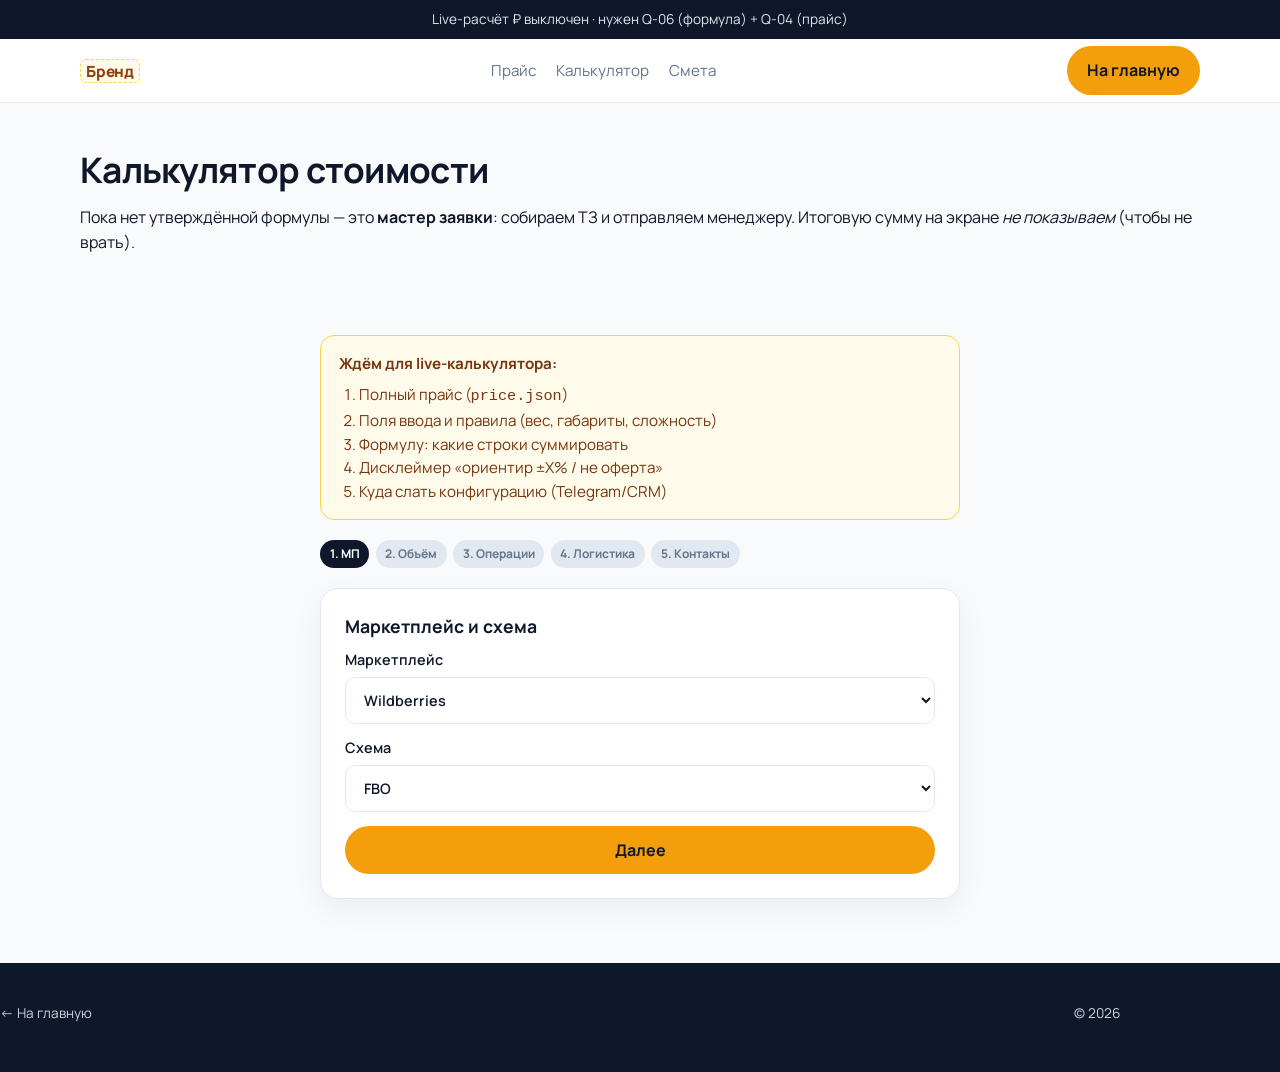
<file: pages/calculator.html>
<!DOCTYPE html>
<html lang="ru">
  <head>
    <meta charset="utf-8" />
    <meta name="viewport" content="width=device-width, initial-scale=1" />
    <title>Калькулятор / мастер сметы</title>
    <link rel="preconnect" href="https://fonts.googleapis.com" />
    <link rel="preconnect" href="https://fonts.gstatic.com" crossorigin />
    <link
      href="https://fonts.googleapis.com/css2?family=Manrope:wght@400;600;700;800&display=swap"
      rel="stylesheet"
    />
    <link rel="stylesheet" href="../src/css/styles.css" />
  </head>
  <body>
    <div class="banner-tbd">
      Live-расчёт ₽ выключен · нужен Q-06 (формула) + Q-04 (прайс)
    </div>

    <header class="site-header">
      <div class="container inner">
        <a class="logo" href="index.html"><span class="tbd">Бренд</span></a>
        <nav class="nav">
          <a href="price.html">Прайс</a>
          <a href="calculator.html">Калькулятор</a>
          <a href="index.html#lead">Смета</a>
        </nav>
        <a class="btn btn-primary" href="index.html">На главную</a>
      </div>
    </header>

    <main>
      <div class="container page-hero">
        <h1>Калькулятор стоимости</h1>
        <p class="lead" style="margin: 0">
          Пока нет утверждённой формулы — это <strong>мастер заявки</strong>: собираем ТЗ и
          отправляем менеджеру. Итоговую сумму на экране <em>не показываем</em> (чтобы не
          врать).
        </p>
      </div>

      <section class="section">
        <div class="container" style="max-width: 640px" data-wizard>
          <div class="notice">
            <strong>Ждём для live-калькулятора:</strong>
            <ol style="margin: 0.5rem 0 0; padding-left: 1.2rem">
              <li>Полный прайс (<code>price.json</code>)</li>
              <li>Поля ввода и правила (вес, габариты, сложность)</li>
              <li>Формулу: какие строки суммировать</li>
              <li>Дисклеймер «ориентир ±X% / не оферта»</li>
              <li>Куда слать конфигурацию (Telegram/CRM)</li>
            </ol>
          </div>

          <div class="wizard-steps" aria-hidden="true">
            <span data-wizard-dot class="active">1. МП</span>
            <span data-wizard-dot>2. Объём</span>
            <span data-wizard-dot>3. Операции</span>
            <span data-wizard-dot>4. Логистика</span>
            <span data-wizard-dot>5. Контакты</span>
          </div>

          <div class="hero-card">
            <!-- step 0 -->
            <div class="wizard-panel active">
              <h3>Маркетплейс и схема</h3>
              <div class="form">
                <label>
                  Маркетплейс
                  <select name="mp">
                    <option>Wildberries</option>
                    <option>Ozon</option>
                    <option>Яндекс.Маркет</option>
                    <option>Другой / несколько</option>
                  </select>
                </label>
                <label>
                  Схема
                  <select name="scheme">
                    <option>FBO</option>
                    <option>FBS</option>
                    <option>FBO + FBS</option>
                    <option>Пока не знаю</option>
                  </select>
                </label>
                <button type="button" class="btn btn-primary" data-wizard-next>Далее</button>
              </div>
            </div>

            <!-- step 1 -->
            <div class="wizard-panel">
              <h3>Объём и категория</h3>
              <div class="form">
                <label>
                  Примерное кол-во единиц
                  <input name="units" type="number" min="1" placeholder="например 500" />
                </label>
                <label>
                  Категория товара
                  <select name="category">
                    <option>Одежда</option>
                    <option>Косметика</option>
                    <option>Электроника</option>
                    <option>Дом / товары</option>
                    <option>Другое</option>
                  </select>
                </label>
                <div class="hero-cta">
                  <button type="button" class="btn btn-ghost" data-wizard-prev>Назад</button>
                  <button type="button" class="btn btn-primary" data-wizard-next>Далее</button>
                </div>
              </div>
            </div>

            <!-- step 2 -->
            <div class="wizard-panel">
              <h3>Маркировка и упаковка</h3>
              <div class="form">
                <label>
                  Маркировка
                  <select name="labels">
                    <option>Только ШК</option>
                    <option>ШК + Честный Знак</option>
                    <option>Уже промаркировано</option>
                    <option>Нужна консультация</option>
                  </select>
                </label>
                <label>
                  Упаковка
                  <select name="pack">
                    <option>Zip-lock</option>
                    <option>БОПП / пакет</option>
                    <option>ВПП / пупырка</option>
                    <option>ПВД / термоусадка</option>
                    <option>Свой материал / не знаю</option>
                  </select>
                </label>
                <div class="hero-cta">
                  <button type="button" class="btn btn-ghost" data-wizard-prev>Назад</button>
                  <button type="button" class="btn btn-primary" data-wizard-next>Далее</button>
                </div>
              </div>
            </div>

            <!-- step 3 -->
            <div class="wizard-panel">
              <h3>Логистика</h3>
              <div class="form">
                <label>
                  Забор груза
                  <select name="pickup">
                    <option>Привезу сам на склад</option>
                    <option>Нужен забор по Москве</option>
                    <option>Садовод / ЮВ / ТЯК</option>
                    <option>ТК / другой город</option>
                  </select>
                </label>
                <label>
                  Дополнительно
                  <textarea name="extra" placeholder="Склад МП, брак-контроль, комплекты…"></textarea>
                </label>
                <div class="hero-cta">
                  <button type="button" class="btn btn-ghost" data-wizard-prev>Назад</button>
                  <button type="button" class="btn btn-primary" data-wizard-next>Далее</button>
                </div>
              </div>
            </div>

            <!-- step 4 -->
            <div class="wizard-panel">
              <h3>Контакты — отправим смету</h3>
              <form class="form" data-lead-form data-source="calculator-wizard">
                <label>
                  Имя
                  <input name="name" required />
                </label>
                <label>
                  Телефон
                  <input name="phone" type="tel" required />
                </label>
                <label>
                  Telegram
                  <input name="telegram" />
                </label>
                <label>
                  Собранное ТЗ
                  <textarea name="message" required rows="8"></textarea>
                </label>
                <label class="check">
                  <input type="checkbox" name="consent" required />
                  <span>Согласен с <a href="privacy.html">политикой</a></span>
                </label>
                <div class="hero-cta">
                  <button type="button" class="btn btn-ghost" data-wizard-prev>Назад</button>
                  <button type="submit" class="btn btn-primary">Получить смету</button>
                </div>
                <div class="form-success"></div>
                <p class="form-note">
                  Здесь не будет «Итого 12 345 ₽», пока не подключим формулу из Q-06.
                </p>
              </form>
            </div>
          </div>
        </div>
      </section>
    </main>

    <footer class="site-footer">
      <div class="container footer-bottom" style="margin: 0; border: 0; padding-top: 0">
        <a href="index.html">← На главную</a>
        <span>© <span data-year></span></span>
      </div>
    </footer>
    <script src="../src/js/main.js"></script>
  </body>
</html>
</file>
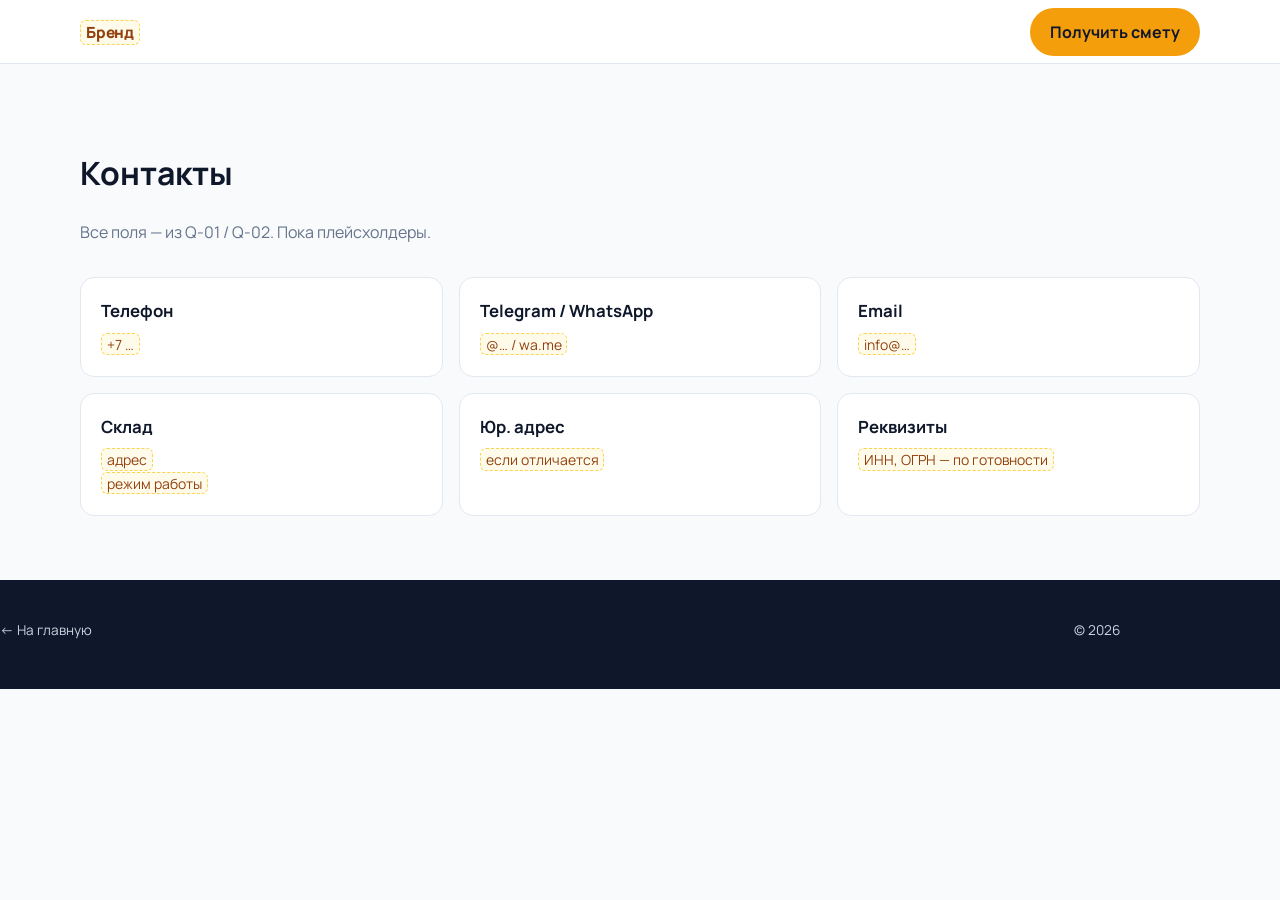
<file: pages/contacts.html>
<!DOCTYPE html>
<html lang="ru">
  <head>
    <meta charset="utf-8" />
    <meta name="viewport" content="width=device-width, initial-scale=1" />
    <title>Контакты</title>
    <link
      href="https://fonts.googleapis.com/css2?family=Manrope:wght@400;600;700;800&display=swap"
      rel="stylesheet"
    />
    <link rel="stylesheet" href="../src/css/styles.css" />
  </head>
  <body>
    <header class="site-header">
      <div class="container inner">
        <a class="logo" href="index.html"><span class="tbd">Бренд</span></a>
        <a class="btn btn-primary" href="index.html#lead">Получить смету</a>
      </div>
    </header>

    <main class="section">
      <div class="container">
        <h1>Контакты</h1>
        <p class="lead">Все поля — из Q-01 / Q-02. Пока плейсхолдеры.</p>
        <div class="grid-3">
          <article class="card">
            <h3>Телефон</h3>
            <p><span class="tbd">+7 …</span></p>
          </article>
          <article class="card">
            <h3>Telegram / WhatsApp</h3>
            <p><span class="tbd">@… / wa.me</span></p>
          </article>
          <article class="card">
            <h3>Email</h3>
            <p><span class="tbd">info@…</span></p>
          </article>
          <article class="card">
            <h3>Склад</h3>
            <p><span class="tbd">адрес</span></p>
            <p class="form-note"><span class="tbd">режим работы</span></p>
          </article>
          <article class="card">
            <h3>Юр. адрес</h3>
            <p><span class="tbd">если отличается</span></p>
          </article>
          <article class="card">
            <h3>Реквизиты</h3>
            <p><span class="tbd">ИНН, ОГРН — по готовности</span></p>
          </article>
        </div>
      </div>
    </main>

    <footer class="site-footer">
      <div class="container footer-bottom" style="margin: 0; border: 0; padding-top: 0">
        <a href="index.html">← На главную</a>
        <span>© <span data-year></span></span>
      </div>
    </footer>
    <script src="../src/js/main.js"></script>
  </body>
</html>
</file>
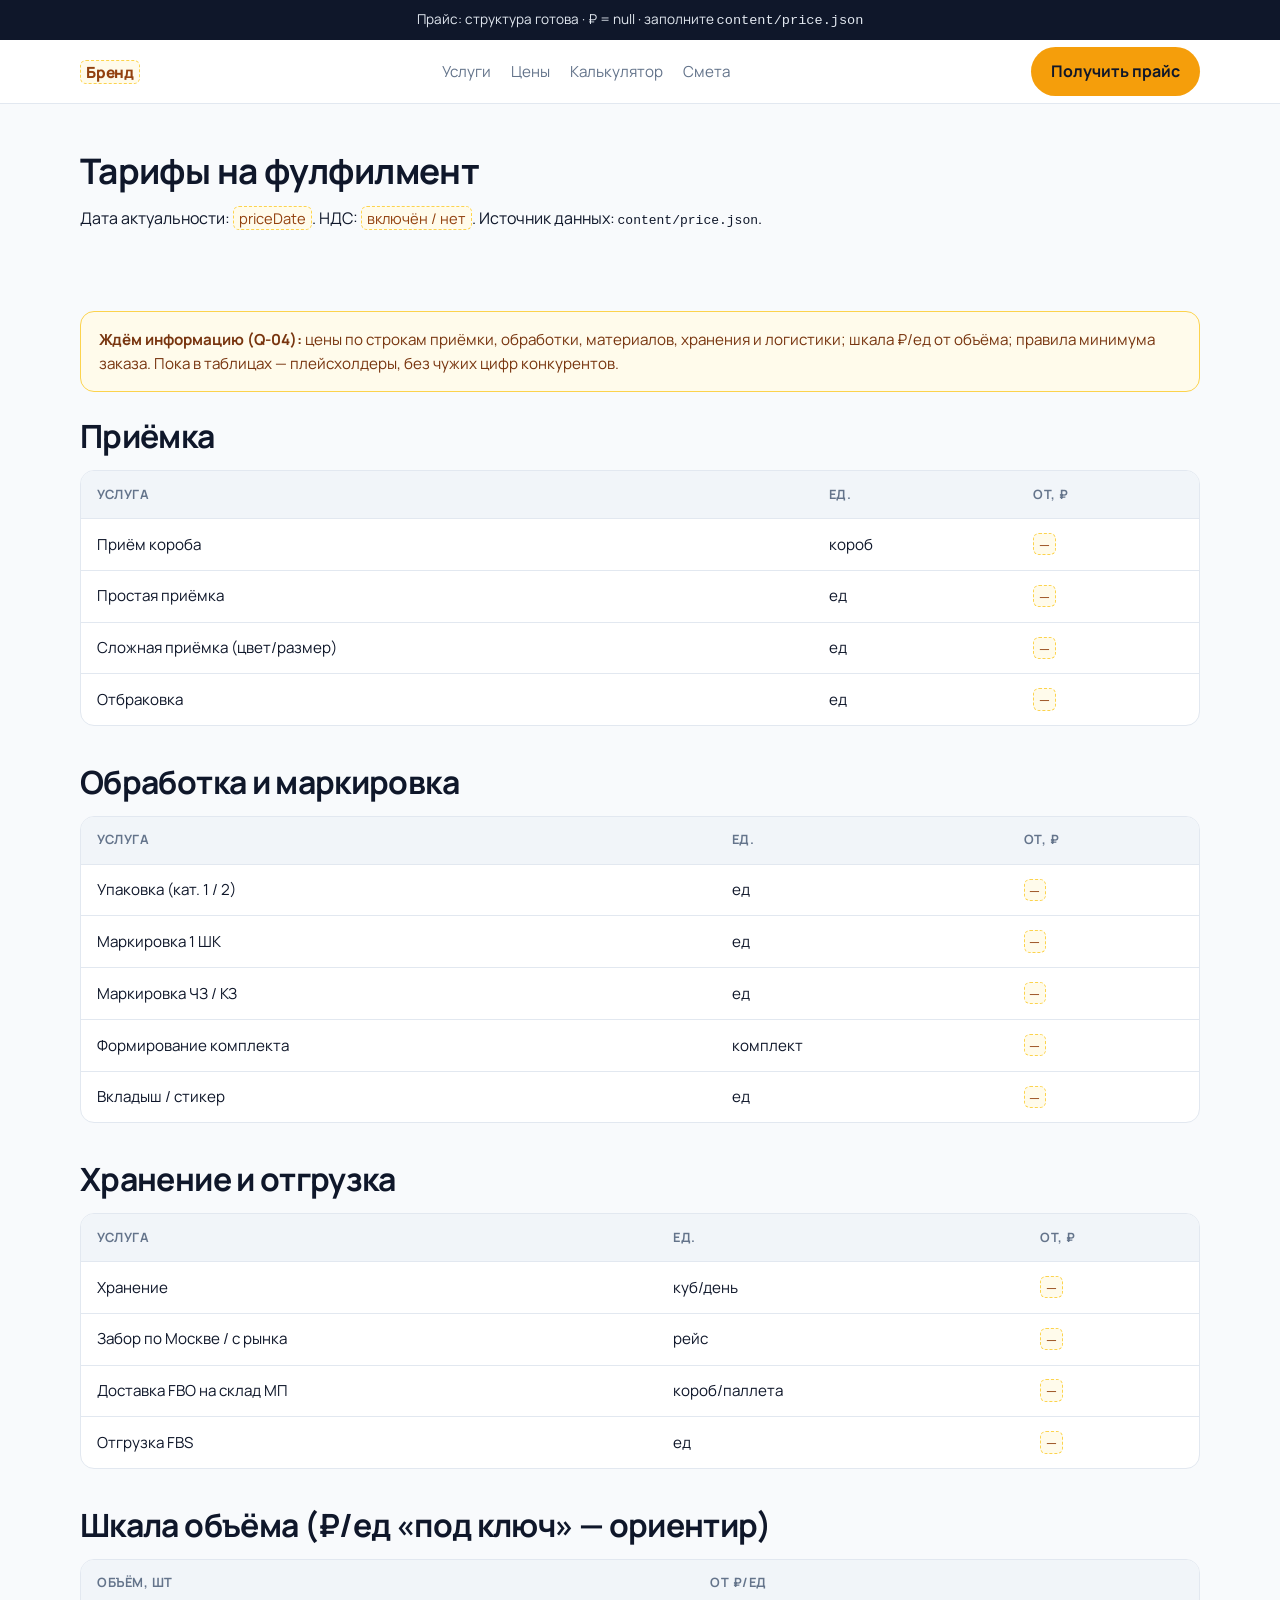
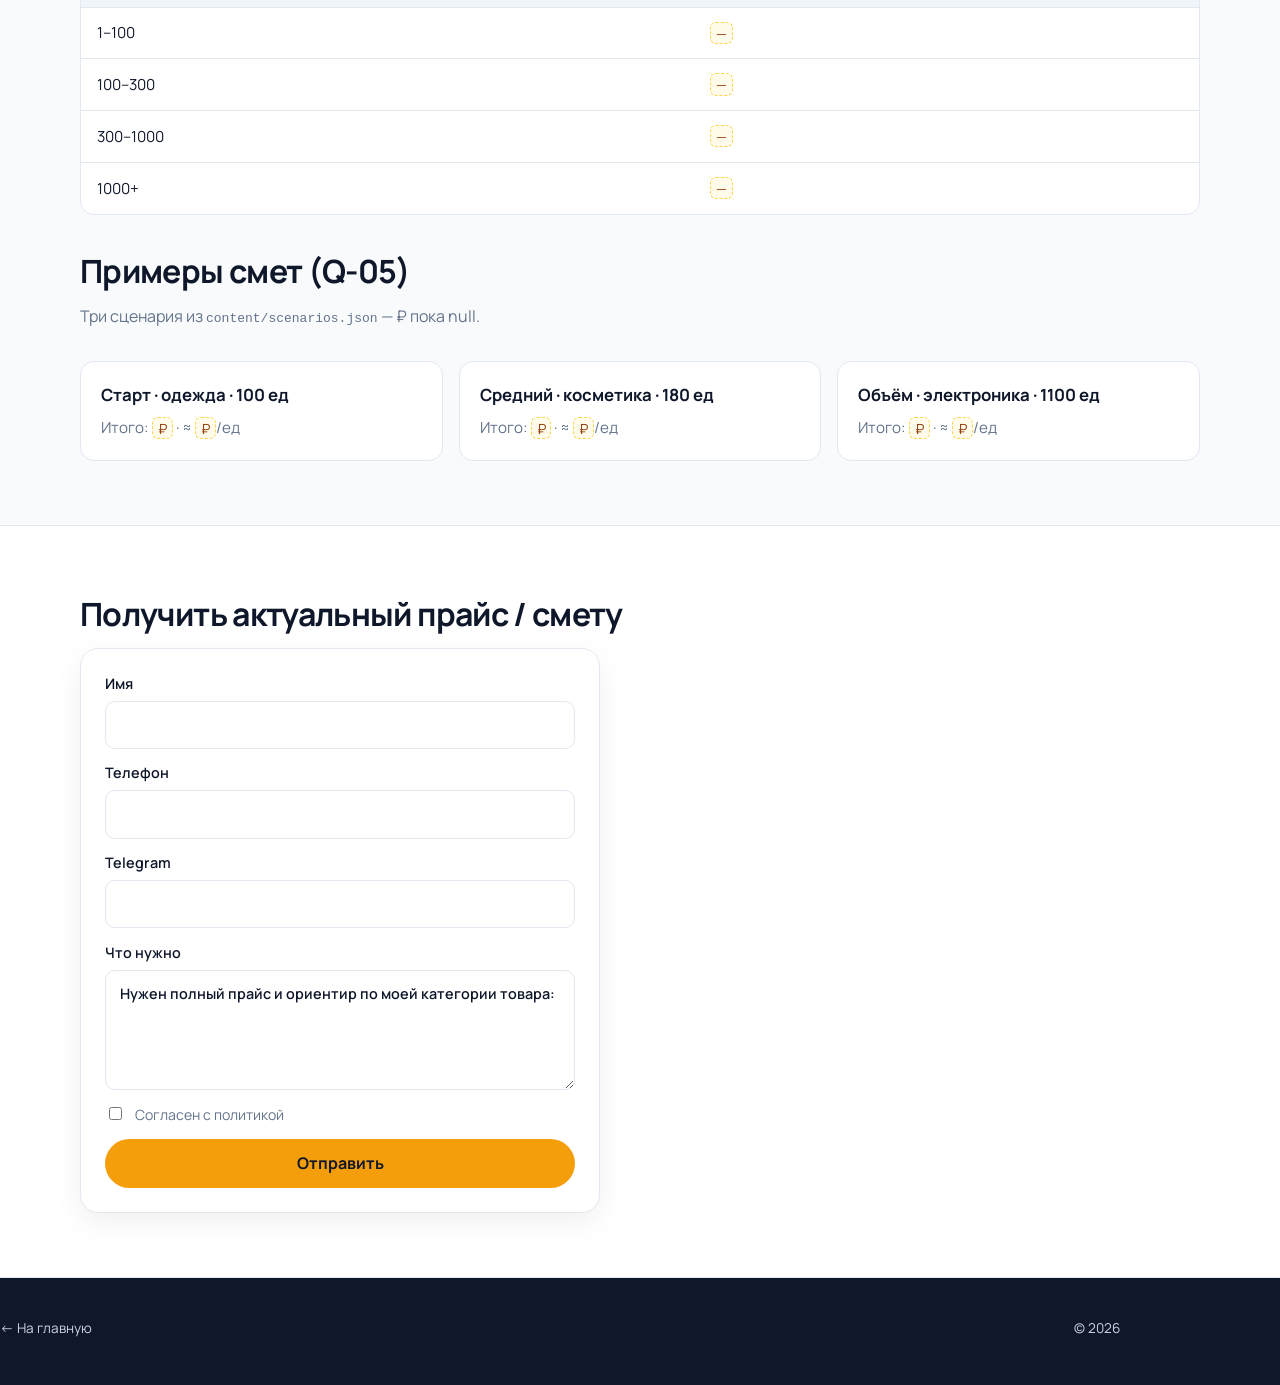
<file: pages/price.html>
<!DOCTYPE html>
<html lang="ru">
  <head>
    <meta charset="utf-8" />
    <meta name="viewport" content="width=device-width, initial-scale=1" />
    <title>Прайс — фулфилмент</title>
    <link rel="preconnect" href="https://fonts.googleapis.com" />
    <link rel="preconnect" href="https://fonts.gstatic.com" crossorigin />
    <link
      href="https://fonts.googleapis.com/css2?family=Manrope:wght@400;600;700;800&display=swap"
      rel="stylesheet"
    />
    <link rel="stylesheet" href="../src/css/styles.css" />
  </head>
  <body>
    <div class="banner-tbd">
      Прайс: структура готова · ₽ = null · заполните
      <code>content/price.json</code>
    </div>

    <header class="site-header">
      <div class="container inner">
        <a class="logo" href="index.html"><span class="tbd">Бренд</span></a>
        <nav class="nav">
          <a href="index.html#services">Услуги</a>
          <a href="price.html">Цены</a>
          <a href="calculator.html">Калькулятор</a>
          <a href="index.html#lead">Смета</a>
        </nav>
        <div class="header-actions">
          <a class="btn btn-primary" href="#get-price">Получить прайс</a>
        </div>
      </div>
    </header>

    <main>
      <div class="container page-hero">
        <h1>Тарифы на фулфилмент</h1>
        <p class="lead" style="margin: 0">
          Дата актуальности: <span class="tbd">priceDate</span>. НДС:
          <span class="tbd">включён / нет</span>. Источник данных:
          <code>content/price.json</code>.
        </p>
      </div>

      <section class="section">
        <div class="container">
          <div class="notice">
            <strong>Ждём информацию (Q-04):</strong> цены по строкам приёмки, обработки, материалов,
            хранения и логистики; шкала ₽/ед от объёма; правила минимума заказа. Пока в таблицах —
            плейсхолдеры, без чужих цифр конкурентов.
          </div>

          <h2 style="margin-top: 0">Приёмка</h2>
          <div class="table-wrap" style="margin-bottom: 2rem">
            <table>
              <thead>
                <tr>
                  <th>Услуга</th>
                  <th>Ед.</th>
                  <th>от, ₽</th>
                </tr>
              </thead>
              <tbody>
                <tr>
                  <td>Приём короба</td>
                  <td>короб</td>
                  <td><span class="tbd">—</span></td>
                </tr>
                <tr>
                  <td>Простая приёмка</td>
                  <td>ед</td>
                  <td><span class="tbd">—</span></td>
                </tr>
                <tr>
                  <td>Сложная приёмка (цвет/размер)</td>
                  <td>ед</td>
                  <td><span class="tbd">—</span></td>
                </tr>
                <tr>
                  <td>Отбраковка</td>
                  <td>ед</td>
                  <td><span class="tbd">—</span></td>
                </tr>
              </tbody>
            </table>
          </div>

          <h2>Обработка и маркировка</h2>
          <div class="table-wrap" style="margin-bottom: 2rem">
            <table>
              <thead>
                <tr>
                  <th>Услуга</th>
                  <th>Ед.</th>
                  <th>от, ₽</th>
                </tr>
              </thead>
              <tbody>
                <tr>
                  <td>Упаковка (кат. 1 / 2)</td>
                  <td>ед</td>
                  <td><span class="tbd">—</span></td>
                </tr>
                <tr>
                  <td>Маркировка 1 ШК</td>
                  <td>ед</td>
                  <td><span class="tbd">—</span></td>
                </tr>
                <tr>
                  <td>Маркировка ЧЗ / КЗ</td>
                  <td>ед</td>
                  <td><span class="tbd">—</span></td>
                </tr>
                <tr>
                  <td>Формирование комплекта</td>
                  <td>комплект</td>
                  <td><span class="tbd">—</span></td>
                </tr>
                <tr>
                  <td>Вкладыш / стикер</td>
                  <td>ед</td>
                  <td><span class="tbd">—</span></td>
                </tr>
              </tbody>
            </table>
          </div>

          <h2>Хранение и отгрузка</h2>
          <div class="table-wrap" style="margin-bottom: 2rem">
            <table>
              <thead>
                <tr>
                  <th>Услуга</th>
                  <th>Ед.</th>
                  <th>от, ₽</th>
                </tr>
              </thead>
              <tbody>
                <tr>
                  <td>Хранение</td>
                  <td>куб/день</td>
                  <td><span class="tbd">—</span></td>
                </tr>
                <tr>
                  <td>Забор по Москве / с рынка</td>
                  <td>рейс</td>
                  <td><span class="tbd">—</span></td>
                </tr>
                <tr>
                  <td>Доставка FBO на склад МП</td>
                  <td>короб/паллета</td>
                  <td><span class="tbd">—</span></td>
                </tr>
                <tr>
                  <td>Отгрузка FBS</td>
                  <td>ед</td>
                  <td><span class="tbd">—</span></td>
                </tr>
              </tbody>
            </table>
          </div>

          <h2>Шкала объёма (₽/ед «под ключ» — ориентир)</h2>
          <div class="table-wrap" style="margin-bottom: 2rem">
            <table>
              <thead>
                <tr>
                  <th>Объём, шт</th>
                  <th>от ₽/ед</th>
                </tr>
              </thead>
              <tbody>
                <tr>
                  <td>1–100</td>
                  <td><span class="tbd">—</span></td>
                </tr>
                <tr>
                  <td>100–300</td>
                  <td><span class="tbd">—</span></td>
                </tr>
                <tr>
                  <td>300–1000</td>
                  <td><span class="tbd">—</span></td>
                </tr>
                <tr>
                  <td>1000+</td>
                  <td><span class="tbd">—</span></td>
                </tr>
              </tbody>
            </table>
          </div>

          <h2>Примеры смет (Q-05)</h2>
          <p class="lead">Три сценария из <code>content/scenarios.json</code> — ₽ пока null.</p>
          <div class="grid-3">
            <article class="card">
              <h3>Старт · одежда · 100 ед</h3>
              <p>Итого: <span class="tbd">₽</span> · ≈ <span class="tbd">₽</span>/ед</p>
            </article>
            <article class="card">
              <h3>Средний · косметика · 180 ед</h3>
              <p>Итого: <span class="tbd">₽</span> · ≈ <span class="tbd">₽</span>/ед</p>
            </article>
            <article class="card">
              <h3>Объём · электроника · 1100 ед</h3>
              <p>Итого: <span class="tbd">₽</span> · ≈ <span class="tbd">₽</span>/ед</p>
            </article>
          </div>
        </div>
      </section>

      <section class="section section-alt" id="get-price">
        <div class="container">
          <h2>Получить актуальный прайс / смету</h2>
          <div class="hero-card" style="max-width: 520px">
            <form class="form" data-lead-form data-source="price-page">
              <label>
                Имя
                <input name="name" required />
              </label>
              <label>
                Телефон
                <input name="phone" required type="tel" />
              </label>
              <label>
                Telegram
                <input name="telegram" />
              </label>
              <label>
                Что нужно
                <textarea name="message" required>
Нужен полный прайс и ориентир по моей категории товара:
</textarea
                >
              </label>
              <label class="check">
                <input type="checkbox" name="consent" required />
                <span>Согласен с <a href="privacy.html">политикой</a></span>
              </label>
              <button class="btn btn-primary btn-block" type="submit">Отправить</button>
              <div class="form-success"></div>
            </form>
          </div>
        </div>
      </section>
    </main>

    <footer class="site-footer">
      <div class="container footer-bottom" style="margin: 0; border: 0; padding-top: 0">
        <a href="index.html">← На главную</a>
        <span>© <span data-year></span></span>
      </div>
    </footer>

    <div class="sticky-cta">
      <a class="btn btn-primary" href="#get-price">Получить прайс</a>
    </div>
    <script src="../src/js/main.js"></script>
  </body>
</html>
</file>
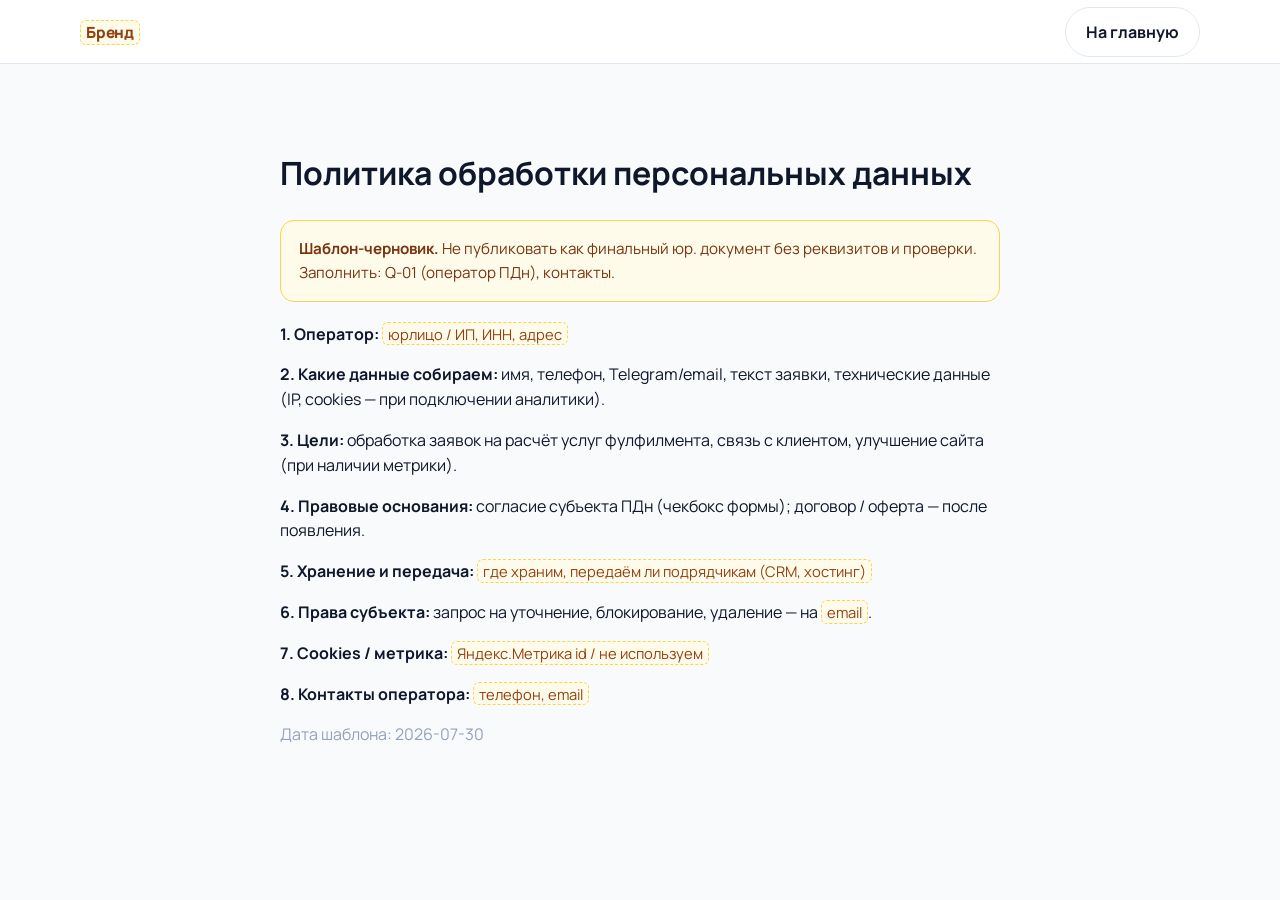
<file: pages/privacy.html>
<!DOCTYPE html>
<html lang="ru">
  <head>
    <meta charset="utf-8" />
    <meta name="viewport" content="width=device-width, initial-scale=1" />
    <title>Политика обработки персональных данных</title>
    <link
      href="https://fonts.googleapis.com/css2?family=Manrope:wght@400;600;700;800&display=swap"
      rel="stylesheet"
    />
    <link rel="stylesheet" href="../src/css/styles.css" />
  </head>
  <body>
    <header class="site-header">
      <div class="container inner">
        <a class="logo" href="index.html"><span class="tbd">Бренд</span></a>
        <a class="btn btn-ghost" href="index.html">На главную</a>
      </div>
    </header>

    <main class="section">
      <div class="container" style="max-width: 720px">
        <h1>Политика обработки персональных данных</h1>
        <div class="notice">
          <strong>Шаблон-черновик.</strong> Не публиковать как финальный юр. документ без
          реквизитов и проверки. Заполнить: Q-01 (оператор ПДн), контакты.
        </div>

        <p><strong>1. Оператор:</strong> <span class="tbd">юрлицо / ИП, ИНН, адрес</span></p>
        <p>
          <strong>2. Какие данные собираем:</strong> имя, телефон, Telegram/email, текст заявки,
          технические данные (IP, cookies — при подключении аналитики).
        </p>
        <p>
          <strong>3. Цели:</strong> обработка заявок на расчёт услуг фулфилмента, связь с
          клиентом, улучшение сайта (при наличии метрики).
        </p>
        <p>
          <strong>4. Правовые основания:</strong> согласие субъекта ПДн (чекбокс формы); договор /
          оферта — после появления.
        </p>
        <p>
          <strong>5. Хранение и передача:</strong>
          <span class="tbd">где храним, передаём ли подрядчикам (CRM, хостинг)</span>
        </p>
        <p>
          <strong>6. Права субъекта:</strong> запрос на уточнение, блокирование, удаление — на
          <span class="tbd">email</span>.
        </p>
        <p>
          <strong>7. Cookies / метрика:</strong>
          <span class="tbd">Яндекс.Метрика id / не используем</span>
        </p>
        <p><strong>8. Контакты оператора:</strong> <span class="tbd">телефон, email</span></p>
        <p class="footer-muted">Дата шаблона: 2026-07-30</p>
      </div>
    </main>
    <script src="../src/js/main.js"></script>
  </body>
</html>
</file>
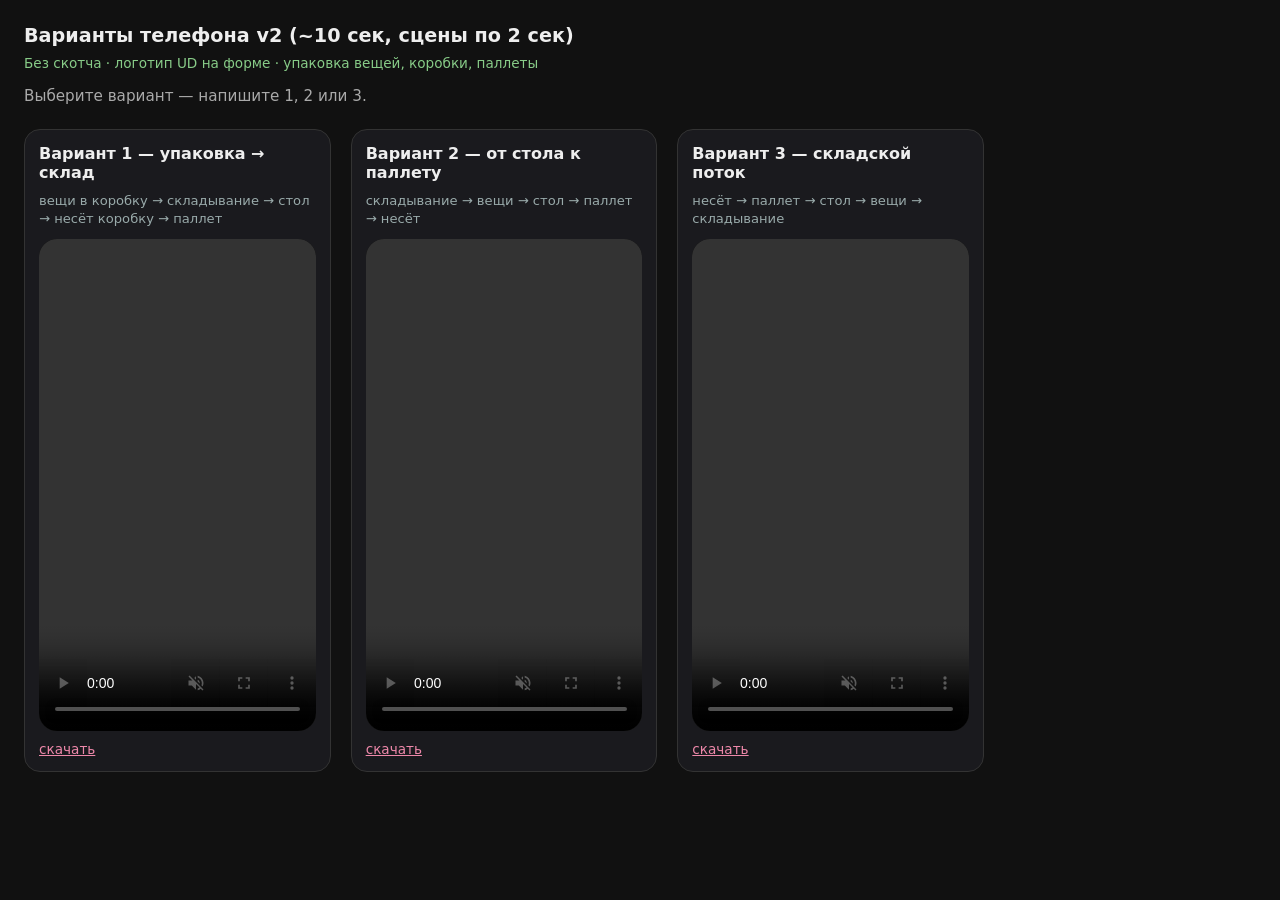
<file: media/hero/phone-variants/preview.html>
<!doctype html>
<html lang="ru">
<head>
<meta charset="utf-8" />
<meta name="viewport" content="width=device-width,initial-scale=1" />
<title>Phone reel variants v2 — без скотча</title>
<style>
  body{margin:0;font-family:system-ui,sans-serif;background:#111;color:#eee;padding:24px}
  h1{font-size:1.2rem;font-weight:700;margin:0 0 8px}
  p{color:#aaa;margin:0 0 24px;font-size:.95rem}
  .grid{display:grid;grid-template-columns:repeat(auto-fit,minmax(220px,1fr));gap:20px;max-width:960px}
  .card{background:#1a1a1e;border:1px solid #333;border-radius:16px;padding:14px;display:flex;flex-direction:column;gap:10px}
  .card h2{margin:0;font-size:1rem}
  .card .desc{font-size:.82rem;color:#9aa;line-height:1.4}
  video{width:100%;max-width:280px;margin:0 auto;border-radius:18px;background:#000;aspect-ratio:9/16;object-fit:cover}
  a{color:#e8a;font-size:.85rem}
  .note{color:#8c8;font-size:.85rem;margin-bottom:16px}
</style>
</head>
<body>
  <h1>Варианты телефона v2 (~10 сек, сцены по 2 сек)</h1>
  <p class="note">Без скотча · логотип UD на форме · упаковка вещей, коробки, паллеты</p>
  <p>Выберите вариант — напишите 1, 2 или 3.</p>
  <div class="grid">
    <div class="card">
      <h2>Вариант 1 — упаковка → склад</h2>
      <div class="desc">вещи в коробку → складывание → стол → несёт коробку → паллет</div>
      <video controls muted playsinline loop src="variant-1-web.mp4"></video>
      <a href="variant-1-web.mp4" download>скачать</a>
    </div>
    <div class="card">
      <h2>Вариант 2 — от стола к паллету</h2>
      <div class="desc">складывание → вещи → стол → паллет → несёт</div>
      <video controls muted playsinline loop src="variant-2-web.mp4"></video>
      <a href="variant-2-web.mp4" download>скачать</a>
    </div>
    <div class="card">
      <h2>Вариант 3 — складской поток</h2>
      <div class="desc">несёт → паллет → стол → вещи → складывание</div>
      <video controls muted playsinline loop src="variant-3-web.mp4"></video>
      <a href="variant-3-web.mp4" download>скачать</a>
    </div>
  </div>
</body>
</html>
</file>
<file: src/css/styles.css>
/* Fulfillment site — design tokens & layout */
:root {
  --bg: #f8fafc;
  --surface: #ffffff;
  --ink: #0f172a;
  --muted: #64748b;
  --line: #e2e8f0;
  --accent: #f59e0b;
  --accent-ink: #0f172a;
  --accent-hover: #d97706;
  --ok: #059669;
  --warn-bg: #fffbeb;
  --warn-border: #fcd34d;
  --radius: 14px;
  --shadow: 0 10px 30px rgba(15, 23, 42, 0.06);
  --max: 1120px;
  --header-h: 64px;
  --font: "Manrope", system-ui, -apple-system, "Segoe UI", sans-serif;
}

*,
*::before,
*::after {
  box-sizing: border-box;
}

html {
  scroll-behavior: smooth;
}

body {
  margin: 0;
  font-family: var(--font);
  color: var(--ink);
  background: var(--bg);
  line-height: 1.55;
  -webkit-font-smoothing: antialiased;
}

img {
  max-width: 100%;
  display: block;
}

a {
  color: inherit;
  text-decoration: none;
}

a:hover {
  color: var(--accent-hover);
}

.container {
  width: min(var(--max), calc(100% - 2rem));
  margin-inline: auto;
}

/* TBD markers */
.tbd {
  display: inline;
  background: var(--warn-bg);
  border: 1px dashed var(--warn-border);
  border-radius: 6px;
  padding: 0.05em 0.35em;
  font-size: 0.92em;
  color: #92400e;
}

.banner-tbd {
  background: #0f172a;
  color: #e2e8f0;
  font-size: 0.85rem;
  padding: 0.55rem 1rem;
  text-align: center;
}

.banner-tbd a {
  color: var(--accent);
  text-decoration: underline;
}

/* Header */
.site-header {
  position: sticky;
  top: 0;
  z-index: 50;
  height: var(--header-h);
  background: rgba(255, 255, 255, 0.92);
  backdrop-filter: blur(10px);
  border-bottom: 1px solid var(--line);
}

.site-header .inner {
  height: var(--header-h);
  display: flex;
  align-items: center;
  justify-content: space-between;
  gap: 1rem;
}

.logo {
  font-weight: 800;
  letter-spacing: -0.02em;
  font-size: 1.05rem;
}

.nav {
  display: none;
  gap: 1.25rem;
  font-size: 0.95rem;
  color: var(--muted);
}

.nav a:hover {
  color: var(--ink);
}

.header-actions {
  display: flex;
  align-items: center;
  gap: 0.75rem;
}

.header-phone {
  display: none;
  font-weight: 600;
  font-size: 0.9rem;
}

/* Buttons */
.btn {
  display: inline-flex;
  align-items: center;
  justify-content: center;
  gap: 0.4rem;
  border: none;
  border-radius: 999px;
  padding: 0.75rem 1.25rem;
  font: inherit;
  font-weight: 700;
  cursor: pointer;
  transition: 0.15s ease;
  text-align: center;
}

.btn-primary {
  background: var(--accent);
  color: var(--accent-ink);
}

.btn-primary:hover {
  background: var(--accent-hover);
  color: #fff;
}

.btn-ghost {
  background: transparent;
  border: 1px solid var(--line);
  color: var(--ink);
}

.btn-ghost:hover {
  border-color: var(--ink);
  color: var(--ink);
}

.btn-block {
  width: 100%;
}

/* Sections */
.section {
  padding: 4rem 0;
}

.section-alt {
  background: var(--surface);
  border-block: 1px solid var(--line);
}

.section h2 {
  margin: 0 0 0.5rem;
  font-size: clamp(1.5rem, 3vw, 2rem);
  letter-spacing: -0.02em;
}

.section .lead {
  color: var(--muted);
  margin: 0 0 2rem;
  max-width: 52ch;
}

/* Hero */
.hero {
  padding: 3.5rem 0 4rem;
  background:
    radial-gradient(ellipse 80% 60% at 90% 10%, rgba(245, 158, 11, 0.18), transparent),
    var(--bg);
}

.hero-grid {
  display: grid;
  gap: 2rem;
}

@media (min-width: 900px) {
  .hero-grid {
    grid-template-columns: 1.2fr 0.8fr;
    align-items: center;
  }

  .nav {
    display: flex;
  }

  .header-phone {
    display: inline;
  }
}

.eyebrow {
  display: inline-block;
  font-size: 0.8rem;
  font-weight: 700;
  text-transform: uppercase;
  letter-spacing: 0.06em;
  color: var(--muted);
  margin-bottom: 0.75rem;
}

.hero h1 {
  margin: 0 0 1rem;
  font-size: clamp(1.85rem, 4.5vw, 2.75rem);
  line-height: 1.15;
  letter-spacing: -0.03em;
}

.hero .sub {
  margin: 0 0 1.5rem;
  font-size: 1.1rem;
  color: var(--muted);
  max-width: 40ch;
}

.metrics {
  display: grid;
  grid-template-columns: 1fr 1fr;
  gap: 0.75rem;
  margin: 0 0 1.75rem;
}

.metric {
  background: var(--surface);
  border: 1px solid var(--line);
  border-radius: var(--radius);
  padding: 0.9rem 1rem;
  box-shadow: var(--shadow);
}

.metric strong {
  display: block;
  font-size: 1.15rem;
  letter-spacing: -0.02em;
}

.metric span {
  font-size: 0.8rem;
  color: var(--muted);
}

.hero-cta {
  display: flex;
  flex-wrap: wrap;
  gap: 0.75rem;
  margin-bottom: 1.25rem;
}

.trust-row {
  display: flex;
  flex-wrap: wrap;
  gap: 0.5rem;
  align-items: center;
  font-size: 0.85rem;
  color: var(--muted);
}

.pill {
  border: 1px solid var(--line);
  background: var(--surface);
  border-radius: 999px;
  padding: 0.25rem 0.7rem;
  font-weight: 600;
  color: var(--ink);
  font-size: 0.8rem;
}

.hero-card {
  background: var(--surface);
  border: 1px solid var(--line);
  border-radius: calc(var(--radius) + 4px);
  padding: 1.5rem;
  box-shadow: var(--shadow);
}

.hero-card h3 {
  margin: 0 0 0.5rem;
  font-size: 1.1rem;
}

.hero-card p {
  margin: 0 0 1rem;
  color: var(--muted);
  font-size: 0.95rem;
}

.hero-card ul {
  margin: 0 0 1.25rem;
  padding-left: 1.1rem;
  color: var(--muted);
  font-size: 0.92rem;
}

/* Cards grid */
.grid-3 {
  display: grid;
  gap: 1rem;
}

@media (min-width: 720px) {
  .grid-3 {
    grid-template-columns: repeat(3, 1fr);
  }
}

@media (min-width: 900px) {
  .grid-4 {
    display: grid;
    grid-template-columns: repeat(4, 1fr);
    gap: 1rem;
  }
}

.grid-4 {
  display: grid;
  gap: 1rem;
}

.card {
  background: var(--surface);
  border: 1px solid var(--line);
  border-radius: var(--radius);
  padding: 1.25rem;
}

.card h3 {
  margin: 0 0 0.5rem;
  font-size: 1.05rem;
}

.card p {
  margin: 0;
  color: var(--muted);
  font-size: 0.95rem;
}

.card .num {
  font-weight: 800;
  color: var(--accent-hover);
  margin-bottom: 0.35rem;
}

/* Steps */
.steps {
  display: grid;
  gap: 0.75rem;
  counter-reset: step;
}

.step {
  display: grid;
  grid-template-columns: auto 1fr;
  gap: 1rem;
  align-items: start;
  background: var(--surface);
  border: 1px solid var(--line);
  border-radius: var(--radius);
  padding: 1rem 1.15rem;
}

.step::before {
  counter-increment: step;
  content: counter(step);
  width: 2rem;
  height: 2rem;
  border-radius: 999px;
  background: var(--ink);
  color: #fff;
  display: grid;
  place-items: center;
  font-weight: 800;
  font-size: 0.85rem;
  flex-shrink: 0;
}

.step h3 {
  margin: 0 0 0.2rem;
  font-size: 1rem;
}

.step p {
  margin: 0;
  color: var(--muted);
  font-size: 0.92rem;
}

/* Tables */
.table-wrap {
  overflow-x: auto;
  border: 1px solid var(--line);
  border-radius: var(--radius);
  background: var(--surface);
}

table {
  width: 100%;
  border-collapse: collapse;
  font-size: 0.95rem;
}

th,
td {
  text-align: left;
  padding: 0.85rem 1rem;
  border-bottom: 1px solid var(--line);
}

th {
  background: #f1f5f9;
  font-size: 0.8rem;
  text-transform: uppercase;
  letter-spacing: 0.04em;
  color: var(--muted);
}

tr:last-child td {
  border-bottom: none;
}

/* FAQ */
.faq details {
  background: var(--surface);
  border: 1px solid var(--line);
  border-radius: var(--radius);
  padding: 1rem 1.15rem;
  margin-bottom: 0.6rem;
}

.faq summary {
  cursor: pointer;
  font-weight: 700;
}

.faq details p {
  margin: 0.75rem 0 0;
  color: var(--muted);
}

/* Form */
.form {
  display: grid;
  gap: 0.85rem;
}

label {
  display: grid;
  gap: 0.35rem;
  font-size: 0.9rem;
  font-weight: 600;
}

input,
textarea,
select {
  font: inherit;
  border: 1px solid var(--line);
  border-radius: 10px;
  padding: 0.75rem 0.9rem;
  background: #fff;
  color: var(--ink);
}

input:focus,
textarea:focus,
select:focus {
  outline: 2px solid rgba(245, 158, 11, 0.45);
  border-color: var(--accent);
}

textarea {
  min-height: 120px;
  resize: vertical;
}

.form-note {
  font-size: 0.85rem;
  color: var(--muted);
  font-weight: 400;
}

.form-success {
  display: none;
  padding: 1rem;
  border-radius: var(--radius);
  background: #ecfdf5;
  color: #065f46;
  border: 1px solid #a7f3d0;
  font-weight: 600;
}

.form-success.is-visible {
  display: block;
}

.check {
  display: flex;
  gap: 0.6rem;
  align-items: flex-start;
  font-weight: 400;
  font-size: 0.88rem;
  color: var(--muted);
}

.check input {
  margin-top: 0.2rem;
}

/* Sticky mobile CTA */
.sticky-cta {
  position: fixed;
  left: 0;
  right: 0;
  bottom: 0;
  z-index: 40;
  padding: 0.75rem 1rem calc(0.75rem + env(safe-area-inset-bottom));
  background: rgba(255, 255, 255, 0.96);
  border-top: 1px solid var(--line);
  display: flex;
  gap: 0.5rem;
}

.sticky-cta .btn {
  flex: 1;
}

@media (min-width: 900px) {
  .sticky-cta {
    display: none;
  }
}

body {
  padding-bottom: 5rem;
}

@media (min-width: 900px) {
  body {
    padding-bottom: 0;
  }
}

/* Footer */
.site-footer {
  background: var(--ink);
  color: #cbd5e1;
  padding: 2.5rem 0 3rem;
  font-size: 0.92rem;
}

.site-footer a:hover {
  color: #fff;
}

.footer-grid {
  display: grid;
  gap: 1.5rem;
}

@media (min-width: 720px) {
  .footer-grid {
    grid-template-columns: 2fr 1fr 1fr;
  }
}

.site-footer .logo {
  color: #fff;
  margin-bottom: 0.5rem;
}

.footer-muted {
  color: #94a3b8;
}

.footer-bottom {
  margin-top: 2rem;
  padding-top: 1rem;
  border-top: 1px solid #334155;
  display: flex;
  flex-wrap: wrap;
  gap: 1rem;
  justify-content: space-between;
  font-size: 0.85rem;
}

/* Page title */
.page-hero {
  padding: 2.5rem 0 1rem;
}

.page-hero h1 {
  margin: 0 0 0.5rem;
  font-size: clamp(1.6rem, 3vw, 2.2rem);
  letter-spacing: -0.02em;
}

/* Wizard */
.wizard-steps {
  display: flex;
  flex-wrap: wrap;
  gap: 0.4rem;
  margin-bottom: 1.25rem;
}

.wizard-steps span {
  font-size: 0.75rem;
  font-weight: 700;
  padding: 0.3rem 0.6rem;
  border-radius: 999px;
  background: #e2e8f0;
  color: var(--muted);
}

.wizard-steps span.active {
  background: var(--ink);
  color: #fff;
}

.wizard-panel {
  display: none;
}

.wizard-panel.active {
  display: block;
}

.notice {
  background: var(--warn-bg);
  border: 1px solid var(--warn-border);
  border-radius: var(--radius);
  padding: 1rem 1.15rem;
  margin-bottom: 1.25rem;
  color: #78350f;
  font-size: 0.95rem;
}
</file>
<file: css/styles.css>
/* Успешное Дело — compact modern fulfillment landing */
:root {
  --bg: #f7f8fa;
  --bg-deep: #eef1f6;
  --surface: #ffffff;
  --ink: #1c1f26;
  --muted: #6b7280;
  --line: rgba(28, 31, 38, 0.08);
  --line-strong: rgba(28, 31, 38, 0.14);
  --soft: #eef1f6;
  --accent: #cb11ab;
  --accent-hover: #a00a88;
  --accent-soft: #fce7f6;
  --radius: 18px;
  --max: 1120px;
  /* Same outer width for floating menu and hero glass plaque */
  --shell-width: min(var(--max), calc(100vw - 24px));
  --header-h: 64px;
  --header-top: 12px;
  /* Floating capsule size (mobile content pad + anchors use this) */
  --header-offset: calc(var(--header-top) + var(--header-h) + 10px);
  /* Desktop panel content pad — NOT the snap offset under the menu */
  --panel-pad-y: clamp(20px, 3.2vh, 40px);
  /* Room for fixed next-peek at viewport bottom */
  --panel-next-space: 52px;
  --font: "Plus Jakarta Sans", system-ui, -apple-system, "Segoe UI", sans-serif;
  --ease: cubic-bezier(0.16, 1, 0.3, 1);
  --wb: #cb11ab;
  --ozon: #005bff;
  --ym: #ffcc00;
  /* МегаМаркет brand purple */
  --mega: #7c5cff;
}

*, *::before, *::after { box-sizing: border-box; }
html {
  /* Native smooth is short/harsh — panel moves use JS easing instead */
  scroll-behavior: auto;
  /*
    proximity: small flicks don't force the next block (less “убегает”).
    Soft panel jumps are handled in JS with a longer ease.
  */
  scroll-snap-type: y proximity;
  scroll-padding-top: 0;
  scroll-padding-bottom: 0;
}
html.is-panel-gliding {
  /* while custom soft-scroll runs, freeze native snap fighting the animation */
  scroll-snap-type: none;
}
body {
  margin: 0;
  font-family: var(--font);
  color: var(--ink);
  background: var(--bg);
  line-height: 1.5;
  -webkit-font-smoothing: antialiased;
}
/*
  Full-viewport panels (desktop default):
  one panel = exact viewport, snap top/bottom to screen edges.
  Mobile overrides padding so content sits under the floating menu.
*/
main > section,
.partners {
  position: relative;
  scroll-snap-align: start;
  /* normal: don't force-stop on every tiny gesture */
  scroll-snap-stop: normal;
  box-sizing: border-box;
  min-height: 100svh;
  min-height: 100dvh;
  height: 100svh;
  height: 100dvh;
  max-height: 100svh;
  max-height: 100dvh;
  /* modest content inset — floating capsule overlays the panel, snap stays flush */
  padding-top: var(--panel-pad-y);
  padding-bottom: max(var(--panel-pad-y), calc(var(--panel-next-space) + 16px));
  overflow-x: hidden;
  overflow-y: auto;
  scroll-margin-top: 0;
  scroll-margin-bottom: 0;
}
/* Skip layout/paint work for off-screen panels (big perf win) */
main > section:not(.hero),
.partners {
  content-visibility: auto;
  contain-intrinsic-size: auto 100svh;
}

/* Desktop anchors: no offset — panel sticks to the top edge */
#contact,
#services,
#why,
#how,
#about,
#faq,
#security,
#convenience {
  scroll-margin-top: 0;
}

/* Next-block peek — always fixed to viewport bottom (not to panel bottom) */
.panel-next {
  /* legacy class kept for shared styles; in-panel instances are not used */
  display: none;
}
.panel-next-fixed {
  display: block;
  position: fixed;
  left: 50%;
  right: auto;
  top: auto;
  bottom: max(18px, env(safe-area-inset-bottom, 0px));
  transform: translateX(-50%);
  z-index: 52;
  appearance: none;
  -webkit-appearance: none;
  cursor: pointer;
  max-width: min(92vw, 420px);
  padding: 9px 22px;
  border-radius: 999px;
  background: rgba(28, 31, 38, 0.42);
  border: 1px solid rgba(255, 255, 255, 0.28);
  backdrop-filter: blur(14px) saturate(1.15);
  -webkit-backdrop-filter: blur(14px) saturate(1.15);
  box-shadow: 0 10px 28px rgba(0, 0, 0, 0.14);
  color: rgba(255, 255, 255, 0.88);
  font: inherit;
  font-size: 12.5px;
  font-weight: 600;
  letter-spacing: 0.03em;
  line-height: 1.2;
  text-align: center;
  white-space: nowrap;
  overflow: hidden;
  text-overflow: ellipsis;
  transition: opacity 0.25s ease, visibility 0.25s ease, transform 0.2s ease;
}
.panel-next-fixed:hover {
  color: #fff;
  border-color: rgba(255, 255, 255, 0.45);
  transform: translateX(-50%) translateY(-1px);
}
.panel-next-fixed.is-hidden {
  opacity: 0;
  visibility: hidden;
  pointer-events: none;
}
/* Shared blink — next arrow + fixed next label, same tempo */
@keyframes peek-blink {
  0%, 100% { opacity: 1; filter: brightness(1); }
  50% { opacity: 0.38; filter: brightness(1.25); }
}
.panel-nav__btn--next:not(:disabled):not(.is-disabled),
.panel-next-fixed:not(.is-hidden) {
  animation: peek-blink 1.55s ease-in-out infinite;
}
@media (prefers-reduced-motion: reduce) {
  .panel-nav__btn--next,
  .panel-next-fixed {
    animation: none !important;
  }
}
img { max-width: 100%; display: block; }
a { color: inherit; text-decoration: none; }
button, input, textarea, select { font: inherit; color: inherit; }
button { cursor: pointer; border: 0; background: none; }
strong { font-weight: 700; }
.muted { color: var(--muted); }
.muted a { color: var(--accent); font-weight: 700; }

.container {
  width: min(var(--max), calc(100% - 40px));
  margin: 0 auto;
}

/* Header — floating capsule (not a full-width strip); on scroll → glass pill */
.site-header {
  position: fixed;
  top: var(--header-top);
  left: 50%;
  transform: translateX(-50%);
  z-index: 60;
  width: var(--shell-width);
  height: var(--header-h);
  display: flex;
  align-items: center;
  border-radius: 999px;
  background: rgba(255, 255, 255, 0.92);
  border: 1px solid rgba(255, 255, 255, 0.8);
  box-shadow: 0 10px 32px rgba(28, 31, 38, 0.1);
  /* lighter blur = fewer GPU fill costs while scrolling */
  backdrop-filter: blur(10px) saturate(1.08);
  -webkit-backdrop-filter: blur(10px) saturate(1.08);
  overflow: visible;
  transition:
    background 0.35s var(--ease),
    box-shadow 0.35s var(--ease),
    border-color 0.35s var(--ease),
    width 0.4s var(--ease),
    top 0.35s var(--ease),
    border-radius 0.35s var(--ease);
}
.site-header.is-scrolled {
  top: max(8px, env(safe-area-inset-top, 0px));
  /* Keep wide enough so logo + nav + actions stay one row */
  width: min(920px, calc(100% - 20px));
  background: rgba(255, 255, 255, 0.72);
  border-color: rgba(255, 255, 255, 0.5);
  box-shadow: 0 14px 44px rgba(28, 31, 38, 0.14);
  backdrop-filter: blur(12px) saturate(1.1);
  -webkit-backdrop-filter: blur(12px) saturate(1.1);
}
.site-header .inner {
  position: relative;
  width: 100%;
  margin: 0;
  padding: 0 14px 0 16px;
  display: flex;
  align-items: center;
  justify-content: space-between;
  gap: 12px;
  flex-wrap: nowrap;
  min-width: 0;
}
.logo {
  display: inline-flex;
  align-items: center;
  gap: 10px;
  flex-shrink: 0;
}
.logo-img {
  /* UD mark only (no wordmark) — a bit larger in the capsule */
  height: 48px;
  width: auto;
  max-width: min(88px, 28vw);
  object-fit: contain;
  object-position: left center;
}
.nav {
  display: flex;
  flex-wrap: nowrap;
  white-space: nowrap;
  gap: 18px;
  font-size: 13.5px;
  font-weight: 600;
  color: var(--muted);
  flex: 1 1 auto;
  justify-content: center;
  min-width: 0;
}
.nav a {
  white-space: nowrap;
  flex-shrink: 0;
}
.nav a:hover { color: var(--accent); }
.header-actions {
  display: flex;
  align-items: center;
  gap: 10px;
  flex-shrink: 0;
  flex-wrap: nowrap;
  white-space: nowrap;
}
.header-phone {
  font-size: 13.5px;
  font-weight: 700;
  white-space: nowrap;
}
.header-phone:hover { color: var(--accent); }
/* Mid desktop: compact but still one line (before hamburger at 960) */
@media (max-width: 1100px) and (min-width: 961px) {
  :root {
    --shell-width: min(var(--max), calc(100vw - 16px));
  }
  .site-header.is-scrolled {
    width: min(960px, calc(100% - 16px));
  }
  .nav { gap: 12px; font-size: 12.5px; }
  .header-phone { font-size: 12.5px; }
  .header-actions .btn {
    min-height: 40px;
    padding: 0 14px;
    font-size: 13px;
  }
  .logo-img { height: 44px; max-width: 78px; }
  .site-header .inner { gap: 8px; padding: 0 12px 0 14px; }
}
.nav-toggle {
  display: none;
  width: 40px;
  height: 40px;
  border-radius: 999px;
  border: 1px solid var(--line);
  background: rgba(255, 255, 255, 0.9);
  place-content: center;
  gap: 5px;
  grid-auto-rows: min-content;
  flex-shrink: 0;
}
.nav-toggle span {
  display: block;
  width: 15px;
  height: 1.5px;
  background: var(--ink);
}

/* Buttons */
.btn {
  display: inline-flex;
  align-items: center;
  justify-content: center;
  min-height: 46px;
  padding: 0 22px;
  border-radius: 999px;
  font-weight: 700;
  font-size: 14px;
  transition: transform 0.2s var(--ease), background 0.2s, border-color 0.2s, color 0.2s;
  border: 1px solid transparent;
  white-space: nowrap;
}
.btn:hover { transform: translateY(-1px); }
.btn-primary { background: var(--accent); color: #fff; }
.btn-primary:hover { background: var(--accent-hover); }
.btn-ghost {
  background: #fff;
  border-color: var(--line-strong);
  color: var(--ink);
}
.btn-ghost:hover {
  background: var(--accent-soft);
  border-color: rgba(203, 17, 171, 0.25);
  color: var(--accent);
}
.btn-lg { min-height: 52px; padding: 0 28px; font-size: 15px; }
.btn-block { width: 100%; }

/* Hero — full viewport warehouse + glass (edge-to-edge on desktop) */
.hero {
  position: relative;
  text-align: center;
  background: #0e1014;
  border-bottom: 0;
  overflow: hidden;
  min-height: 100svh;
  min-height: 100dvh;
  height: 100svh;
  height: 100dvh;
  max-height: 100svh;
  max-height: 100dvh;
  /* glass is flex-centered; no extra top pad under the floating capsule */
  padding-top: 0;
  padding-bottom: 0;
  display: flex;
  align-items: center;
  box-sizing: border-box;
}
.hero-bg {
  position: absolute;
  inset: 0;
  z-index: 0;
  pointer-events: none;
  overflow: hidden;
  background: #0e1014;
}
/* Soft vignette over media (video or still) — not a second photo layer */
.hero-bg::after {
  content: "";
  position: absolute;
  inset: 0;
  z-index: 2;
  background:
    linear-gradient(180deg, rgba(12, 12, 16, 0.28) 0%, rgba(12, 12, 16, 0.52) 100%);
  pointer-events: none;
}
.hero-bg-video {
  position: absolute;
  inset: 0;
  z-index: 1;
  width: 100%;
  height: 100%;
  object-fit: cover;
  /* filters on <video> are expensive — keep cheap brightness only */
  filter: brightness(0.9);
  opacity: 0;
  transition: opacity 0.55s ease;
  animation: hero-drift 120s linear infinite alternate;
  will-change: transform;
}
/* Video is ready / playing — show only video, hide still */
.hero-bg.is-video .hero-bg-video {
  opacity: 0.88;
}
.hero-bg.is-video .hero-bg-still {
  opacity: 0;
  visibility: hidden;
}
/* No video (error / blocked / missing) — still photo only */
.hero-bg-still {
  position: absolute;
  inset: 0;
  z-index: 0;
  background: url("../media/hero/warehouse-still.jpg") center / cover no-repeat;
  filter: grayscale(0.2) brightness(0.92);
  /* always visible until video mode takes over */
  opacity: 0.82;
  visibility: visible;
  transition: opacity 0.4s ease, visibility 0.4s ease;
}
.hero-bg.is-still .hero-bg-video {
  opacity: 0;
  visibility: hidden;
}
.hero-bg.is-still .hero-bg-still {
  opacity: 0.82;
  visibility: visible;
}
/* Default without class: still must show (JS sets is-still on load) */
.hero-bg:not(.is-video) .hero-bg-still {
  opacity: 0.82;
  visibility: visible;
}
.hero-bg:not(.is-video) .hero-bg-video {
  opacity: 0;
}
/* Video buffering: pulsing brand logo + soft ring
   (do NOT reset .hero-bg position — it must stay absolute full-bleed) */
.about-show,
.phone-reel__bezel {
  position: relative;
}
.video-loader {
  position: absolute;
  inset: 0;
  z-index: 4;
  display: grid;
  place-items: center;
  pointer-events: none;
  opacity: 0;
  visibility: hidden;
  transition: opacity 0.35s ease, visibility 0.35s ease;
  background: radial-gradient(
    circle at 50% 48%,
    rgba(255, 255, 255, 0.22) 0%,
    rgba(20, 16, 28, 0.18) 55%,
    transparent 72%
  );
}
.hero-bg.is-video-loading .video-loader,
.about-show.is-video-loading .video-loader,
.phone-reel__bezel.is-video-loading .video-loader {
  opacity: 1;
  visibility: visible;
}
.hero-bg.is-video-ready .video-loader,
.about-show.is-video-ready .video-loader,
.phone-reel__bezel.is-video-ready .video-loader {
  opacity: 0;
  visibility: hidden;
}
.video-loader__ring {
  position: absolute;
  width: 72px;
  height: 72px;
  border-radius: 50%;
  border: 2px solid rgba(203, 17, 171, 0.22);
  border-top-color: rgba(203, 17, 171, 0.85);
  border-right-color: rgba(203, 17, 171, 0.45);
  animation: video-loader-spin 0.85s linear infinite;
}
.video-loader__logo {
  position: relative;
  z-index: 1;
  width: 48px;
  height: auto;
  max-height: 40px;
  object-fit: contain;
  filter: drop-shadow(0 4px 12px rgba(0, 0, 0, 0.25));
  animation: video-loader-pulse 1.1s ease-in-out infinite;
}
.about-show .video-loader__logo {
  width: 56px;
  max-height: 44px;
}
.phone-reel__bezel .video-loader__logo {
  width: 34px;
  max-height: 28px;
}
.phone-reel__bezel .video-loader__ring {
  width: 48px;
  height: 48px;
}
.hero-bg .video-loader__logo {
  width: min(72px, 12vw);
  max-height: 56px;
}
.hero-bg .video-loader__ring {
  width: min(96px, 16vw);
  height: min(96px, 16vw);
}
@keyframes video-loader-spin {
  to { transform: rotate(360deg); }
}
@keyframes video-loader-pulse {
  0%, 100% {
    opacity: 0.45;
    transform: scale(0.92);
  }
  50% {
    opacity: 1;
    transform: scale(1.06);
  }
}
@media (prefers-reduced-motion: reduce) {
  .video-loader__ring,
  .video-loader__logo {
    animation: none;
  }
  .video-loader__logo { opacity: 0.9; }
}
@keyframes hero-drift {
  from { transform: scale(1.04) translate3d(-1%, 0, 0); }
  to { transform: scale(1.1) translate3d(1.2%, -0.5%, 0); }
}
.hero > .container {
  position: relative;
  z-index: 1;
}
/* Glass + opacity slider row — glass matches floating menu width */
.hero-stage {
  display: flex;
  align-items: center;
  justify-content: center;
  gap: clamp(12px, 2vw, 22px);
  width: auto;
  max-width: min(calc(var(--max) + 64px), calc(100vw - 12px));
  margin: 0 auto;
  box-sizing: border-box;
}
.hero-glass {
  /* --glass-a: fill opacity; --glass-see: 0 solid → 1 fully open (text invert) */
  --glass-a: 0.76;
  --glass-blur: 14px;
  --glass-tint: 1;
  --glass-see: 0;
  --hero-fg: color-mix(in srgb, #1c1f26 calc((1 - var(--glass-see)) * 100%), #ffffff calc(var(--glass-see) * 100%));
  --hero-fg-soft: color-mix(in srgb, #6b7280 calc((1 - var(--glass-see)) * 100%), rgba(255, 255, 255, 0.88) calc(var(--glass-see) * 100%));
  flex: 0 1 auto;
  width: var(--shell-width);
  max-width: 100%;
  margin: 0;
  padding: clamp(28px, 4vw, 44px) clamp(20px, 4vw, 40px);
  border-radius: 28px;
  position: relative;
  overflow: hidden;
  /* premium frosted glass — alpha + blur driven by opacity slider */
  background: rgba(255, 255, 255, var(--glass-a));
  border: 1px solid rgba(255, 255, 255, calc(0.35 + var(--glass-a) * 0.55));
  box-shadow:
    0 1px 0 rgba(255, 255, 255, calc(0.4 + var(--glass-a) * 0.55)) inset,
    0 24px 64px rgba(28, 31, 38, calc(0.04 + var(--glass-a) * 0.06));
  backdrop-filter: blur(var(--glass-blur)) saturate(1.08);
  -webkit-backdrop-filter: blur(var(--glass-blur)) saturate(1.08);
  color: var(--hero-fg);
  contain: layout style;
  transition:
    box-shadow 0.65s var(--ease),
    border-color 0.65s var(--ease),
    background 0.65s var(--ease),
    backdrop-filter 0.2s ease,
    color 0.2s ease;
}
/* corner/edge brand tint — switches with data-mp (WB / Ozon / Yandex) */
.hero-glass::before {
  content: "";
  position: absolute;
  inset: 0;
  border-radius: inherit;
  pointer-events: none;
  z-index: 0;
  opacity: var(--glass-tint);
  transition: background 0.65s var(--ease), opacity 0.2s ease;
  background:
    radial-gradient(ellipse 70% 60% at 0% 0%, rgba(203, 17, 171, 0.28), transparent 60%),
    radial-gradient(ellipse 60% 55% at 100% 0%, rgba(203, 17, 171, 0.2), transparent 58%),
    radial-gradient(ellipse 65% 55% at 100% 100%, rgba(160, 12, 140, 0.18), transparent 60%),
    radial-gradient(ellipse 55% 50% at 0% 100%, rgba(203, 17, 171, 0.16), transparent 58%);
}
.hero-glass[data-mp="wb"] {
  background: rgba(255, 245, 252, var(--glass-a));
  box-shadow:
    0 1px 0 rgba(255, 255, 255, calc(0.4 + var(--glass-a) * 0.55)) inset,
    0 0 0 1px rgba(203, 17, 171, calc(0.08 + var(--glass-a) * 0.14)),
    0 24px 64px rgba(203, 17, 171, calc(0.08 + var(--glass-a) * 0.18));
  border-color: rgba(203, 17, 171, calc(0.12 + var(--glass-a) * 0.28));
}
.hero-glass[data-mp="wb"]::before {
  background:
    radial-gradient(ellipse 75% 65% at 8% 0%, rgba(203, 17, 171, 0.38), transparent 58%),
    radial-gradient(ellipse 65% 55% at 100% 12%, rgba(230, 27, 192, 0.28), transparent 55%),
    radial-gradient(ellipse 70% 60% at 92% 100%, rgba(160, 12, 140, 0.26), transparent 58%),
    radial-gradient(ellipse 55% 50% at 0% 100%, rgba(203, 17, 171, 0.2), transparent 55%);
}
.hero-glass[data-mp="ozon"] {
  background: rgba(245, 248, 255, var(--glass-a));
  box-shadow:
    0 1px 0 rgba(255, 255, 255, calc(0.4 + var(--glass-a) * 0.55)) inset,
    0 0 0 1px rgba(0, 91, 255, calc(0.06 + var(--glass-a) * 0.14)),
    0 24px 64px rgba(0, 91, 255, calc(0.06 + var(--glass-a) * 0.16));
  border-color: rgba(0, 91, 255, calc(0.1 + var(--glass-a) * 0.26));
}
.hero-glass[data-mp="ozon"]::before {
  background:
    radial-gradient(ellipse 75% 65% at 8% 0%, rgba(0, 91, 255, 0.34), transparent 58%),
    radial-gradient(ellipse 65% 55% at 100% 12%, rgba(43, 123, 255, 0.26), transparent 55%),
    radial-gradient(ellipse 70% 60% at 92% 100%, rgba(0, 70, 199, 0.24), transparent 58%),
    radial-gradient(ellipse 55% 50% at 0% 100%, rgba(0, 91, 255, 0.18), transparent 55%);
}
.hero-glass[data-mp="ym"] {
  background: rgba(255, 252, 240, var(--glass-a));
  box-shadow:
    0 1px 0 rgba(255, 255, 255, calc(0.4 + var(--glass-a) * 0.55)) inset,
    0 0 0 1px rgba(255, 204, 0, calc(0.12 + var(--glass-a) * 0.2)),
    0 24px 64px rgba(255, 204, 0, calc(0.08 + var(--glass-a) * 0.16));
  border-color: rgba(255, 204, 0, calc(0.16 + var(--glass-a) * 0.3));
}
.hero-glass[data-mp="ym"]::before {
  background:
    radial-gradient(ellipse 75% 65% at 8% 0%, rgba(255, 204, 0, 0.42), transparent 58%),
    radial-gradient(ellipse 65% 55% at 100% 12%, rgba(255, 224, 102, 0.32), transparent 55%),
    radial-gradient(ellipse 70% 60% at 92% 100%, rgba(230, 184, 0, 0.28), transparent 58%),
    radial-gradient(ellipse 55% 50% at 0% 100%, rgba(255, 204, 0, 0.22), transparent 55%);
}
.hero-glass[data-mp="mega"] {
  background: rgba(248, 245, 255, var(--glass-a));
  box-shadow:
    0 1px 0 rgba(255, 255, 255, calc(0.4 + var(--glass-a) * 0.55)) inset,
    0 0 0 1px rgba(124, 92, 255, calc(0.1 + var(--glass-a) * 0.18)),
    0 24px 64px rgba(124, 92, 255, calc(0.08 + var(--glass-a) * 0.16));
  border-color: rgba(124, 92, 255, calc(0.14 + var(--glass-a) * 0.28));
}
.hero-glass[data-mp="mega"]::before {
  background:
    radial-gradient(ellipse 75% 65% at 8% 0%, rgba(124, 92, 255, 0.38), transparent 58%),
    radial-gradient(ellipse 65% 55% at 100% 12%, rgba(167, 139, 250, 0.3), transparent 55%),
    radial-gradient(ellipse 70% 60% at 92% 100%, rgba(99, 68, 214, 0.26), transparent 58%),
    radial-gradient(ellipse 55% 50% at 0% 100%, rgba(124, 92, 255, 0.2), transparent 55%);
}

/* Delicate vertical opacity rail — narrower shell, longer track, airy ends */
.hero-opacity {
  --rail-len: 168px; /* visual height of the track after rotate */
  --rail-gap: 34px;  /* clear space above/below track inside the pill */
  flex: 0 0 auto;
  display: flex;
  flex-direction: column;
  align-items: center;
  justify-content: center;
  width: 22px;
  min-height: calc(var(--rail-len) + var(--rail-gap) * 2);
  padding: var(--rail-gap) 0;
  box-sizing: border-box;
  border-radius: 999px;
  background: rgba(255, 255, 255, 0.11);
  border: 1px solid rgba(255, 255, 255, 0.2);
  backdrop-filter: blur(10px) saturate(1.05);
  -webkit-backdrop-filter: blur(10px) saturate(1.05);
  box-shadow: 0 8px 20px rgba(0, 0, 0, 0.08);
  user-select: none;
  cursor: pointer;
}
.hero-opacity__range {
  -webkit-appearance: none;
  appearance: none;
  width: var(--rail-len);
  height: 2.5px;
  margin: calc(var(--rail-len) / 2 - 1px) calc(var(--rail-len) / -2);
  border-radius: 999px;
  background: linear-gradient(90deg, rgba(255, 255, 255, 0.8), rgba(255, 255, 255, 0.16));
  outline: none;
  transform: rotate(-90deg);
  cursor: pointer;
  touch-action: none;
}
.hero-opacity__range::-webkit-slider-thumb {
  -webkit-appearance: none;
  appearance: none;
  width: 13px;
  height: 13px;
  border-radius: 50%;
  background: rgba(255, 255, 255, 0.96);
  border: 1.5px solid rgba(203, 17, 171, 0.42);
  box-shadow: 0 1px 6px rgba(0, 0, 0, 0.18);
  cursor: grab;
}
.hero-opacity__range::-moz-range-thumb {
  width: 13px;
  height: 13px;
  border-radius: 50%;
  background: rgba(255, 255, 255, 0.96);
  border: 1.5px solid rgba(203, 17, 171, 0.42);
  box-shadow: 0 1px 6px rgba(0, 0, 0, 0.18);
  cursor: grab;
}
.hero-opacity__range:focus-visible {
  outline: 2px solid rgba(203, 17, 171, 0.45);
  outline-offset: 3px;
}
/* while auto-gliding, thumb feels "running away" */
.hero-opacity__range.is-gliding {
  pointer-events: none;
  cursor: default;
}
.hero-opacity__range.is-gliding::-webkit-slider-thumb {
  cursor: default;
  box-shadow: 0 0 0 4px rgba(203, 17, 171, 0.22), 0 1px 6px rgba(0, 0, 0, 0.18);
}
.hero-opacity__range.is-gliding::-moz-range-thumb {
  cursor: default;
  box-shadow: 0 0 0 4px rgba(203, 17, 171, 0.22), 0 1px 6px rgba(0, 0, 0, 0.18);
}
.hero-glass > * {
  position: relative;
  z-index: 1;
}
/* Small brand line above main H1 */
.hero-brand {
  margin: 0 auto 8px;
  width: 100%;
  text-align: center;
  font-size: clamp(0.7rem, 1.25vw, 0.82rem);
  font-weight: 700;
  letter-spacing: 0.16em;
  text-transform: uppercase;
  color: var(--hero-fg);
  line-height: 1.2;
  transition: color 0.2s ease;
  text-shadow: 0 1px 12px rgba(0, 0, 0, calc(var(--glass-see) * 0.35));
}
.hero-title {
  margin: 0 auto 10px;
  width: 100%;
  max-width: none;
  font-size: clamp(2.4rem, 6.5vw, 4rem);
  font-weight: 800;
  letter-spacing: -0.045em;
  line-height: 1.05;
  color: var(--hero-fg);
  transition: color 0.2s ease;
  text-shadow: 0 1px 16px rgba(0, 0, 0, calc(var(--glass-see) * 0.4));
}
.hero-seo-lead {
  margin: 0 auto 16px;
  width: 100%;
  max-width: 36em;
  text-align: center;
  font-size: clamp(0.78rem, 1.35vw, 0.92rem);
  font-weight: 600;
  line-height: 1.45;
  letter-spacing: -0.01em;
  color: var(--hero-fg-soft);
  text-shadow: 0 1px 10px rgba(0, 0, 0, calc(var(--glass-see) * 0.3));
}

/* Seller pill + three marketplace cards (wider band, brand color + blurred logo) */
.hero-for {
  display: flex;
  flex-direction: column;
  align-items: center;
  gap: 16px;
  width: 100%;
  margin: 0 0 22px;
}
.hero-for__pill {
  display: inline-flex;
  align-items: center;
  justify-content: center;
  width: auto;
  max-width: 100%;
  padding: 10px 22px;
  border-radius: 999px;
  font-weight: 800;
  font-size: clamp(0.9rem, 1.6vw, 1.05rem);
  letter-spacing: -0.02em;
  color: #fff;
  background: rgba(0, 0, 0, 0.18);
  transition: background 0.55s var(--ease), color 0.55s, box-shadow 0.55s;
  box-shadow: 0 8px 22px rgba(0, 0, 0, 0.12);
  white-space: nowrap;
  box-sizing: border-box;
  position: relative;
  z-index: 1;
}
.hero-for[data-mp="wb"] .hero-for__pill {
  background: linear-gradient(135deg, #e61bc0, #cb11ab 50%, #a00a88);
  color: #fff;
  box-shadow: 0 8px 22px rgba(203, 17, 171, 0.35);
}
.hero-for[data-mp="ozon"] .hero-for__pill {
  background: linear-gradient(135deg, #2b7bff, #005bff 50%, #0046c7);
  color: #fff;
  box-shadow: 0 8px 22px rgba(0, 91, 255, 0.32);
}
.hero-for[data-mp="ym"] .hero-for__pill {
  background: linear-gradient(135deg, #ffe066, #ffcc00 50%, #e6b800);
  color: #1a1a1a;
  box-shadow: 0 8px 22px rgba(255, 204, 0, 0.35);
}
.hero-for[data-mp="mega"] .hero-for__pill {
  background: linear-gradient(135deg, #9b87f5, #7c5cff 50%, #6344d6);
  color: #fff;
  box-shadow: 0 8px 22px rgba(124, 92, 255, 0.38);
}
/* Logos only in a row — block-sized, no colored plates */
.hero-for__logos {
  display: flex;
  flex-wrap: nowrap;
  align-items: center;
  justify-content: center;
  gap: clamp(12px, 2vw, 22px);
  width: min(94%, 880px);
  max-width: 100%;
  margin: 0 auto;
  box-sizing: border-box;
}
.hero-mp {
  position: relative;
  display: flex;
  align-items: center;
  justify-content: center;
  flex: 1 1 0;
  min-width: 0;
  max-width: 200px;
  height: auto;
  aspect-ratio: auto;
  min-height: 0;
  max-height: none;
  padding: 0;
  border: 0;
  border-radius: 0;
  background: transparent !important;
  box-shadow: none !important;
  overflow: visible;
  isolation: auto;
  /* inactive = B/W */
  filter: grayscale(1) saturate(0);
  opacity: 0.55;
  transform: scale(1);
  transition:
    filter 0.45s var(--ease),
    opacity 0.45s,
    transform 0.45s var(--ease);
}
.hero-mp__glow,
.hero-mp__blur {
  display: none !important;
}
.hero-mp__pic {
  position: relative;
  z-index: 1;
  display: block;
  width: 100%;
  height: auto;
  min-width: 0;
  line-height: 0;
}
.hero-mp__logo--wide,
.hero-mp__logo.hero-mp__logo--wide {
  width: 100%;
  height: auto;
  max-width: 100%;
  /* ~same visual mass as the old plates */
  max-height: 72px;
  object-fit: contain;
  object-position: center;
  display: block;
  border-radius: 0;
  box-shadow: none;
  clip-path: none;
  transform: none;
  filter: none;
}
.hero-mp.is-active {
  filter: grayscale(0) saturate(1.05);
  opacity: 1;
  transform: scale(1.05);
}
.hero-mp.is-active .hero-mp__logo--wide {
  filter: none;
}
.hero-for[data-mp="wb"] .hero-mp[data-mp-icon="wb"].is-active,
.hero-for[data-mp="ozon"] .hero-mp[data-mp-icon="ozon"].is-active,
.hero-for[data-mp="ym"] .hero-mp[data-mp-icon="ym"].is-active,
.hero-for[data-mp="mega"] .hero-mp[data-mp-icon="mega"].is-active {
  box-shadow: none !important;
}

@media (max-width: 720px) {
  .hero-for__logos {
    width: 100%;
    gap: 10px;
    flex-wrap: wrap;
  }
  .hero-mp {
    flex: 1 1 calc(50% - 10px);
    max-width: calc(50% - 5px);
  }
  .hero-mp__logo--wide,
  .hero-mp__logo.hero-mp__logo--wide {
    max-height: 56px;
  }
}

/* Same width band as H1 (full glass content width) */
.hero-sub {
  margin: 0 0 24px;
  width: 100%;
  max-width: none;
  font-size: clamp(1.05rem, 2vw, 1.2rem);
  color: var(--hero-fg-soft);
  font-weight: 500;
  line-height: 1.5;
  text-align: center;
  transition: color 0.2s ease;
  text-shadow: 0 1px 12px rgba(0, 0, 0, calc(var(--glass-see) * 0.35));
}
.hero-sub strong {
  color: var(--hero-fg);
  font-weight: 800;
}

.hero-features {
  display: flex;
  flex-wrap: wrap;
  justify-content: center;
  gap: 22px 42px;
  margin: 0 auto 28px;
}
.hero-feature {
  display: inline-flex;
  align-items: center;
  gap: 12px;
}
/* no rectangle behind icons */
.hero-feature__icon {
  display: inline-flex;
  align-items: center;
  justify-content: center;
  background: none;
  border: 0;
  padding: 0;
  width: auto;
  height: auto;
  border-radius: 0;
}
.hero-feature__icon img {
  width: 36px;
  height: 36px;
  /* dark → white as glass opens */
  filter:
    brightness(0) saturate(100%)
    invert(calc(12% + var(--glass-see) * 88%));
  opacity: calc(0.88 + var(--glass-see) * 0.1);
  transition: filter 0.2s ease, opacity 0.2s ease;
}
.hero-feature__text {
  font-size: 1.15rem;
  font-weight: 800;
  color: var(--hero-fg);
  transition: color 0.2s ease;
  text-shadow: 0 1px 10px rgba(0, 0, 0, calc(var(--glass-see) * 0.35));
}
.hero-cta {
  display: flex;
  flex-wrap: wrap;
  gap: 10px;
  justify-content: center;
}
/* Buttons: white outline grows with transparency; text goes light */
.hero-glass .btn-ghost,
.hero-glass .btn-primary {
  transition:
    background 0.2s ease,
    color 0.2s ease,
    border-color 0.2s ease,
    box-shadow 0.2s ease;
  border-width: 1.5px;
  border-style: solid;
}
.hero-glass .btn-ghost {
  background: color-mix(in srgb, #ffffff calc((1 - var(--glass-see)) * 75%), transparent);
  border-color: color-mix(
    in srgb,
    rgba(28, 31, 38, 0.14) calc((1 - var(--glass-see)) * 100%),
    rgba(255, 255, 255, 0.95) calc(var(--glass-see) * 100%)
  );
  color: var(--hero-fg);
  box-shadow: 0 0 0 calc(var(--glass-see) * 1px) rgba(255, 255, 255, 0.55);
}
.hero-glass .btn-ghost:hover {
  background: color-mix(in srgb, #fff calc((1 - var(--glass-see)) * 90%), rgba(255, 255, 255, 0.12));
  border-color: color-mix(in srgb, rgba(203, 17, 171, 0.25) calc((1 - var(--glass-see)) * 100%), #fff calc(var(--glass-see) * 100%));
  color: color-mix(in srgb, var(--wb) calc((1 - var(--glass-see)) * 100%), #fff calc(var(--glass-see) * 100%));
}
.hero-glass .btn-primary {
  background: color-mix(in srgb, #1c1f26 calc((1 - var(--glass-see)) * 100%), rgba(255, 255, 255, 0.08));
  color: color-mix(in srgb, #ffffff calc((1 - var(--glass-see) * 0.15) * 100%), #ffffff);
  border-color: color-mix(
    in srgb,
    transparent calc((1 - var(--glass-see)) * 100%),
    rgba(255, 255, 255, 0.95) calc(var(--glass-see) * 100%)
  );
  box-shadow: 0 0 0 calc(var(--glass-see) * 1.5px) rgba(255, 255, 255, 0.65);
}
.hero-glass .btn-primary:hover {
  background: color-mix(in srgb, #0a0a0a calc((1 - var(--glass-see)) * 100%), rgba(255, 255, 255, 0.14));
  opacity: 0.96;
}

/* Reveal left→right as slider opens; fully readable at top (see=1) */
.hero-transparency-line {
  margin: 22px auto 0;
  max-width: 22ch;
  text-align: center;
  font-size: clamp(1.2rem, 2.8vw, 1.65rem);
  font-weight: 800;
  letter-spacing: -0.025em;
  line-height: 1.25;
  color: #fff;
  text-shadow:
    0 1px 2px rgba(0, 0, 0, 0.55),
    0 4px 22px rgba(0, 0, 0, 0.45),
    0 0 28px rgba(0, 0, 0, 0.25);
  /* clip from the right so text unveils left → right */
  clip-path: inset(0 calc((1 - var(--glass-see)) * 100%) 0 0);
  /* visible earlier and stronger once fully open */
  opacity: calc(0.2 + var(--glass-see) * 0.8);
  transition: clip-path 0.08s linear, opacity 0.08s linear;
  pointer-events: none;
  white-space: normal;
}

/* Full-viewport panels: pad under menu is on main > section */
.section {
  background: #fff;
  display: flex;
  flex-direction: column;
  justify-content: center;
  box-sizing: border-box;
}
.section.soft { background: var(--bg); }
/* Main services band — distinct tint */
.section-services {
  background:
    linear-gradient(180deg, #fce7f6 0%, #fdf2f9 48%, #fae8f5 100%);
  border-block: 1px solid rgba(203, 17, 171, 0.08);
}
.section-why {
  background: #eef0f3;
}
.section-how {
  background: var(--bg);
}
.partners {
  display: flex;
  flex-direction: column;
  justify-content: center;
  box-sizing: border-box;
}
.section-head {
  margin: 0 0 32px;
  text-align: center;
}
.section-head.left { text-align: left; }
/* ~1.6× larger section titles — still balanced for landing */
.section-head h2 {
  margin: 0 0 12px;
  font-size: clamp(2.15rem, 4.2vw, 3.15rem);
  font-weight: 800;
  letter-spacing: -0.04em;
  line-height: 1.1;
}
.section-head p {
  margin: 0 auto;
  max-width: 40ch;
  color: var(--muted);
  font-size: 1.05rem;
}
.section-head.left p { margin: 0; }
.eyebrow {
  margin: 0 0 10px;
  font-size: 12px;
  font-weight: 800;
  letter-spacing: 0.16em;
  text-transform: uppercase;
  color: var(--accent);
}
.section-services .section-head .eyebrow {
  color: var(--accent);
}

/* Snap / about — light premium lilac (WB-adjacent, airy) */
.snap {
  position: relative;
  overflow: hidden;
  background: #faf6fb;
  color: var(--ink);
  border: 0;
  display: flex;
  align-items: center;
}

/* About presentation reel (logo → warehouse → trucks → pallets → office) */
.about-show {
  position: relative;
  margin-top: 18px;
  max-width: min(100%, 400px);
  border-radius: 18px;
  overflow: hidden;
  border: 1px solid rgba(203, 17, 171, 0.14);
  background: rgba(255, 255, 255, 0.72);
  box-shadow:
    0 1px 0 rgba(255, 255, 255, 0.9) inset,
    0 18px 44px rgba(160, 40, 140, 0.12);
}
.about-show__el {
  display: block;
  width: 100%;
  aspect-ratio: 16 / 9;
  object-fit: cover;
  background: #f3e8f4;
}

/* Right stack: 70% sits clearly above the phone (higher, not glued to it) */
.phone-stack {
  position: fixed;
  right: max(18px, env(safe-area-inset-right, 0px));
  /* higher than FABs / next-peek so 70% is above the phone body, not mid-content */
  bottom: max(120px, calc(env(safe-area-inset-bottom, 0px) + 108px));
  z-index: 54;
  display: flex;
  flex-direction: column;
  align-items: center;
  gap: 0;
  width: min(118px, 22vw);
  pointer-events: none;
  contain: layout style;
}
.phone-stack > * { pointer-events: auto; }
/*
  Phone peek: 1/3 off the right edge by default (2/3 visible).
  Click → full open + blinking CTA, then auto-hide.
  Float runs on inner wrapper so tuck transform is free.
*/
.phone-reel {
  position: relative;
  right: auto;
  bottom: auto;
  z-index: 1;
  width: 100%;
  pointer-events: auto;
  cursor: pointer;
  /* hide ~1/3 behind the right edge of the viewport */
  transform: translate3d(33%, 0, 0);
  transition: transform 0.55s cubic-bezier(0.22, 1, 0.36, 1);
  will-change: transform;
  filter: none;
}
.phone-reel.is-open {
  transform: translate3d(0, 0, 0);
}
.phone-reel__float {
  display: flex;
  flex-direction: column;
  align-items: center;
  gap: 10px;
  width: 100%;
  animation: phone-reel-float 7s ease-in-out infinite;
  will-change: transform;
}
.phone-reel__bezel {
  position: relative;
  width: 100%;
  border-radius: 22px;
  padding: 7px;
  background: linear-gradient(160deg, #2a2d34 0%, #12141a 55%, #0a0b0e 100%);
  border: 1px solid rgba(255, 255, 255, 0.16);
  box-shadow:
    0 1px 0 rgba(255, 255, 255, 0.12) inset,
    0 14px 32px rgba(0, 0, 0, 0.3);
  overflow: hidden;
}
.phone-reel__notch {
  position: absolute;
  top: 10px;
  left: 50%;
  transform: translateX(-50%);
  width: 36%;
  height: 8px;
  border-radius: 999px;
  background: rgba(0, 0, 0, 0.55);
  z-index: 2;
  pointer-events: none;
}
.phone-reel__video {
  display: block;
  width: 100%;
  aspect-ratio: 9 / 16;
  object-fit: cover;
  border-radius: 16px;
  background: #0e1014;
}
.phone-reel__cta {
  display: inline-flex;
  align-items: center;
  justify-content: center;
  max-width: 100%;
  padding: 8px 12px;
  border-radius: 999px;
  font-size: 11.5px;
  font-weight: 800;
  letter-spacing: -0.02em;
  text-align: center;
  line-height: 1.2;
  color: #fff;
  text-decoration: none;
  white-space: nowrap;
  background: linear-gradient(135deg, #e61bc0, #cb11ab 55%, #a00a88);
  border: 1px solid rgba(255, 255, 255, 0.35);
  box-shadow: 0 8px 20px rgba(203, 17, 171, 0.4);
  opacity: 0;
  visibility: hidden;
  transform: translateY(6px) scale(0.92);
  pointer-events: none;
  transition:
    opacity 0.35s ease,
    visibility 0.35s,
    transform 0.35s cubic-bezier(0.22, 1, 0.36, 1);
}
.phone-reel.is-open .phone-reel__cta {
  opacity: 1;
  visibility: visible;
  transform: translateY(0) scale(1);
  pointer-events: auto;
  animation: phone-cta-blink 1.15s ease-in-out infinite;
}
@keyframes phone-reel-float {
  0%, 100% { transform: translate3d(0, 0, 0) rotate(-2deg); }
  50% { transform: translate3d(0, -8px, 0) rotate(1.5deg); }
}
@keyframes phone-cta-blink {
  0%, 100% {
    filter: brightness(1);
    box-shadow: 0 8px 20px rgba(203, 17, 171, 0.4);
  }
  50% {
    filter: brightness(1.18);
    box-shadow: 0 10px 26px rgba(203, 17, 171, 0.62), 0 0 0 3px rgba(203, 17, 171, 0.2);
  }
}
/* 70% lifted well above the phone bezel */
.phone-stack .game-launch {
  margin-bottom: 28px;
  z-index: 3;
}
@media (max-width: 960px) {
  .phone-stack {
    width: min(92px, 26vw);
    right: max(10px, env(safe-area-inset-right, 0px));
    bottom: max(148px, calc(env(safe-area-inset-bottom, 0px) + 132px));
  }
  .phone-stack .game-launch {
    margin-bottom: 22px;
  }
  .phone-reel__bezel { border-radius: 18px; padding: 5px; }
  .phone-reel__video { border-radius: 13px; }
}
@media (max-width: 640px) {
  .phone-stack {
    width: 78px;
    bottom: max(158px, calc(env(safe-area-inset-bottom, 0px) + 142px));
  }
  .phone-stack .game-launch {
    margin-bottom: 18px;
  }
}
@media (prefers-reduced-motion: reduce) {
  .phone-reel__float { animation: none; will-change: auto; }
  .phone-reel.is-open .phone-reel__cta { animation: none; }
}
/* Light complex premium backdrop — layered lilac mesh, orbs, soft grain */
.snap-bg {
  position: absolute;
  inset: 0;
  z-index: 0;
  transform: none;
  filter: none;
  background-color: #faf6fb;
  background-image:
    /* soft WB-magenta orbs */
    radial-gradient(ellipse 55% 48% at 8% 12%, rgba(232, 120, 210, 0.28), transparent 62%),
    radial-gradient(ellipse 48% 42% at 92% 18%, rgba(203, 17, 171, 0.16), transparent 58%),
    radial-gradient(ellipse 50% 45% at 78% 88%, rgba(180, 90, 210, 0.18), transparent 60%),
    radial-gradient(ellipse 42% 38% at 12% 78%, rgba(255, 190, 230, 0.35), transparent 55%),
    radial-gradient(ellipse 60% 50% at 50% 50%, rgba(255, 255, 255, 0.55), transparent 70%),
    /* diagonal light sheen */
    linear-gradient(135deg, rgba(255, 255, 255, 0.9) 0%, rgba(250, 240, 252, 0.4) 40%, rgba(243, 220, 248, 0.55) 100%),
    /* subtle geometric lattice */
    repeating-linear-gradient(
      -18deg,
      transparent 0,
      transparent 46px,
      rgba(203, 17, 171, 0.035) 46px,
      rgba(203, 17, 171, 0.035) 47px
    ),
    repeating-linear-gradient(
      72deg,
      transparent 0,
      transparent 64px,
      rgba(160, 60, 180, 0.028) 64px,
      rgba(160, 60, 180, 0.028) 65px
    );
}
/* Grain overlay — cheap static PNG-like noise, skip heavy SVG feTurbulence on small screens */
.snap-bg::after {
  content: "";
  position: absolute;
  inset: 0;
  pointer-events: none;
  opacity: 0.22;
  background-image: radial-gradient(rgba(120, 40, 110, 0.04) 0.6px, transparent 0.7px);
  background-size: 3px 3px;
}
@media (max-width: 960px) {
  .snap-bg::after { display: none; }
}
.snap-veil {
  position: absolute;
  inset: 0;
  z-index: 1;
  background:
    radial-gradient(ellipse 80% 70% at 20% 0%, rgba(255, 255, 255, 0.55), transparent 55%),
    radial-gradient(ellipse 55% 50% at 100% 40%, rgba(203, 17, 171, 0.07), transparent 50%),
    linear-gradient(
      165deg,
      rgba(255, 252, 255, 0.42) 0%,
      rgba(250, 244, 252, 0.18) 48%,
      rgba(246, 236, 250, 0.35) 100%
    );
}
.snap-inner {
  position: relative;
  z-index: 2;
  display: grid;
  grid-template-columns: 1fr 1.15fr;
  grid-template-areas:
    "intro stats"
    "topics topics";
  column-gap: 36px;
  /* tight to the topics strip — no air between stats and pills */
  row-gap: 12px;
  align-items: start;
}
.snap-intro {
  grid-area: intro;
  position: relative;
  z-index: 1;
  /* clip watermark to left column so it never covers metrics */
  overflow: hidden;
  isolation: isolate;
}
.snap-inner > .stats-premium {
  grid-area: stats;
  /* sit on the bottom edge of the top row, flush against the topics strip */
  align-self: end;
}
.about-topics {
  grid-area: topics;
  display: flex;
  flex-wrap: nowrap;
  align-items: stretch;
  justify-content: stretch;
  gap: 10px;
  width: 100%;
  margin: 0;
}
.about-topics .pill {
  flex: 1 1 0;
  min-width: 0;
  justify-content: center;
  text-align: center;
  white-space: nowrap;
  padding: 12px 10px;
  font-size: clamp(12px, 1.25vw, 13.5px);
}
/* UD logo watermark — soft on light lilac */
.snap-logo-bg {
  position: absolute;
  left: -18%;
  top: 42%;
  transform: translateY(-50%) rotate(-6deg);
  width: min(120%, 520px);
  max-width: none;
  height: auto;
  opacity: 0.09;
  filter: none;
  pointer-events: none;
  user-select: none;
  z-index: 0;
  mix-blend-mode: multiply;
}
.snap-intro > *:not(.snap-logo-bg) {
  position: relative;
  z-index: 2;
}
.snap-intro .eyebrow {
  color: var(--accent);
}
.snap-intro h2 {
  margin: 0 0 16px;
  font-size: clamp(2.4rem, 5vw, 3.6rem);
  font-weight: 800;
  letter-spacing: -0.04em;
  line-height: 1.05;
  color: var(--ink);
  background: linear-gradient(120deg, #1c1f26 0%, #5a1a4e 48%, #cb11ab 100%);
  -webkit-background-clip: text;
  background-clip: text;
  -webkit-text-fill-color: transparent;
}
.lead-text {
  margin: 0 0 14px;
  color: rgba(28, 31, 38, 0.78);
  font-size: 1.08rem;
  line-height: 1.65;
  max-width: 44ch;
}
.lead-text--second {
  margin-bottom: 14px;
  color: rgba(28, 31, 38, 0.62);
  font-size: 1.02rem;
}
.lead-text--accent {
  margin: 0 0 22px;
  color: rgba(28, 31, 38, 0.86);
  font-size: 1.08rem;
  font-weight: 600;
  line-height: 1.55;
  max-width: 44ch;
}
.lead-text--accent u {
  text-decoration: none;
  border-bottom: 1.5px solid rgba(203, 17, 171, 0.55);
  padding-bottom: 1px;
  color: var(--accent-hover);
  font-weight: 700;
  text-underline-offset: 3px;
}
.lead-text strong {
  color: var(--ink);
  font-weight: 700;
}
.snap-premium .pills .pill {
  border-color: rgba(203, 17, 171, 0.16);
  background: rgba(255, 255, 255, 0.72);
  color: var(--ink);
  backdrop-filter: blur(10px) saturate(1.1);
  -webkit-backdrop-filter: blur(10px) saturate(1.1);
  box-shadow: 0 6px 18px rgba(160, 40, 140, 0.06);
}
.snap-premium .pills .pill:hover,
.snap-premium .pills .pill-btn:hover {
  border-color: rgba(203, 17, 171, 0.42);
  background: rgba(252, 231, 246, 0.95);
  color: var(--accent-hover);
}
.snap-premium .pill-hint {
  border-color: rgba(203, 17, 171, 0.4);
  color: var(--accent);
}

.stats-premium {
  display: grid;
  grid-template-columns: 1fr 1fr;
  gap: 14px;
}
/* Photo-backed metric cards — light photos, frosted bottom for type */
.stats-premium .stat {
  position: relative;
  display: flex;
  flex-direction: column;
  justify-content: flex-end;
  align-items: stretch;
  gap: 0;
  min-height: 200px;
  aspect-ratio: 1 / 1.05;
  padding: 0;
  border-radius: 22px;
  overflow: hidden;
  background: #f8f0f7;
  border: 1px solid rgba(203, 17, 171, 0.12);
  box-shadow:
    0 1px 0 rgba(255, 255, 255, 0.85) inset,
    0 14px 36px rgba(120, 40, 110, 0.1);
  transition: transform 0.3s var(--ease), border-color 0.3s, box-shadow 0.3s;
}
.stats-premium .stat:hover {
  transform: translateY(-3px);
  border-color: rgba(203, 17, 171, 0.32);
  box-shadow:
    0 1px 0 rgba(255, 255, 255, 0.9) inset,
    0 20px 48px rgba(160, 40, 140, 0.16);
}
.stats-premium .stat-bg {
  position: absolute;
  inset: 0;
  width: 100%;
  height: 100%;
  object-fit: cover;
  object-position: center;
  transform: scale(1.04);
  transition: transform 0.55s var(--ease);
  z-index: 0;
}
.stats-premium .stat:hover .stat-bg {
  transform: scale(1.08);
}
/* Soft white/lilac veil — keeps photos bright, type readable */
.stats-premium .stat--photo::after {
  content: "";
  position: absolute;
  inset: 0;
  z-index: 1;
  pointer-events: none;
  background:
    linear-gradient(
      180deg,
      rgba(255, 252, 255, 0.08) 0%,
      rgba(255, 248, 252, 0.12) 32%,
      rgba(252, 242, 250, 0.72) 68%,
      rgba(250, 238, 248, 0.94) 100%
    ),
    radial-gradient(ellipse 90% 55% at 50% 100%, rgba(203, 17, 171, 0.08), transparent 70%);
}
.stats-premium .stat-body {
  position: relative;
  z-index: 2;
  padding: 18px 18px 20px;
  display: flex;
  flex-direction: column;
  gap: 0;
}
.stats-premium .stat-body strong {
  display: block;
  font-size: clamp(1.85rem, 3.2vw, 2.45rem);
  font-weight: 800;
  color: #1c1f26;
  letter-spacing: -0.045em;
  line-height: 1.05;
  text-shadow: 0 1px 0 rgba(255, 255, 255, 0.65);
}
/* Revenue figure — WB magenta → deep orchid */
.stats-premium .stat--revenue .stat-body strong {
  color: #cb11ab;
  background: linear-gradient(135deg, #e85cc8 0%, #cb11ab 45%, #8a0a72 100%);
  -webkit-background-clip: text;
  background-clip: text;
  -webkit-text-fill-color: transparent;
  filter: drop-shadow(0 2px 10px rgba(203, 17, 171, 0.22));
  text-shadow: none;
}
.stats-premium .stat--revenue {
  border-color: rgba(203, 17, 171, 0.22);
}
.stats-premium .stat--revenue:hover {
  border-color: rgba(203, 17, 171, 0.42);
}
.stats-premium .stat-body span {
  display: block;
  font-size: 14px;
  color: rgba(28, 31, 38, 0.88);
  font-weight: 700;
  margin-top: 8px;
  letter-spacing: -0.01em;
}
.stats-premium .stat-body em {
  display: block;
  margin-top: 6px;
  font-style: normal;
  font-size: 12.5px;
  line-height: 1.4;
  color: rgba(28, 31, 38, 0.55);
  font-weight: 500;
}
/* legacy icon layout (other pages if any) */
.stats-premium .stat-icon {
  display: none;
}

.pills {
  display: flex;
  flex-wrap: wrap;
  gap: 8px;
}
.pills.tight { gap: 8px; }
.pill {
  padding: 9px 14px;
  border-radius: 999px;
  border: 1px solid rgba(203, 17, 171, 0.16);
  background: #fff;
  font-size: 12.5px;
  font-weight: 700;
  color: var(--ink);
  transition: 0.2s;
}
.pill-btn {
  cursor: pointer;
  display: inline-flex;
  align-items: center;
  gap: 6px;
}
.pill-btn:hover {
  border-color: var(--accent);
  background: var(--accent-soft);
  color: var(--accent);
}
.pill-hint {
  display: inline-grid;
  place-items: center;
  width: 16px;
  height: 16px;
  border-radius: 50%;
  border: 1px solid rgba(203, 17, 171, 0.35);
  color: var(--accent);
  font-size: 10px;
  font-weight: 800;
}

.stats {
  display: grid;
  grid-template-columns: 1fr 1fr;
  gap: 12px;
}
.stat {
  display: flex;
  align-items: center;
  gap: 12px;
  padding: 12px 14px;
  border-radius: 16px;
  background: #fff;
  border: 1px solid var(--line);
  box-shadow: 0 8px 24px rgba(203, 17, 171, 0.04);
}
.stat-icon {
  width: 72px;
  height: 72px;
  flex-shrink: 0;
  border-radius: 14px;
  overflow: hidden;
  background: #fafbfc;
  display: grid;
  place-items: center;
  padding: 6px;
}
.stat-icon img {
  width: 100%;
  height: 100%;
  object-fit: contain;
}
.stat-body strong {
  display: block;
  font-size: 1.2rem;
  font-weight: 800;
  letter-spacing: -0.03em;
  line-height: 1.15;
}
.stat-body span {
  display: block;
  font-size: 12.5px;
  color: var(--muted);
  font-weight: 600;
  margin-top: 2px;
}

/* Services grid — elevated on tinted band */
.services-grid {
  display: grid;
  grid-template-columns: repeat(3, 1fr);
  gap: 14px;
}
.svc {
  padding: 26px 22px;
  border-radius: 20px;
  background: #fff;
  border: 1px solid rgba(203, 17, 171, 0.1);
  box-shadow: 0 12px 32px rgba(203, 17, 171, 0.06);
  transition: transform 0.25s var(--ease), box-shadow 0.25s;
}
.svc:hover {
  transform: translateY(-2px);
  box-shadow: 0 16px 40px rgba(203, 17, 171, 0.1);
}
.svc span {
  display: block;
  font-size: 12px;
  font-weight: 800;
  color: var(--accent);
  letter-spacing: 0.06em;
  margin-bottom: 10px;
}
.svc h3 {
  margin: 0 0 8px;
  font-size: 1.12rem;
  font-weight: 800;
}
.svc p {
  margin: 0;
  font-size: 14px;
  color: var(--muted);
  line-height: 1.45;
}
.svc.accent {
  background: linear-gradient(145deg, #fff 0%, var(--accent-soft) 100%);
  border-color: rgba(203, 17, 171, 0.22);
}
.svc.accent .btn { margin-top: 16px; }

/* Quote CTA under services — full width, calmer than a sixth card */
.services-quote {
  margin-top: 18px;
  display: flex;
  align-items: center;
  justify-content: space-between;
  gap: 20px 28px;
  flex-wrap: wrap;
  padding: 22px 26px;
  border-radius: 20px;
  background: linear-gradient(135deg, #fff 0%, var(--accent-soft) 100%);
  border: 1px solid rgba(203, 17, 171, 0.18);
  box-shadow: 0 12px 32px rgba(203, 17, 171, 0.07);
}
.services-quote__text {
  flex: 1 1 240px;
  min-width: 0;
}
.services-quote h3 {
  margin: 0 0 6px;
  font-size: 1.15rem;
  font-weight: 800;
  letter-spacing: -0.02em;
  color: var(--ink);
}
.services-quote p {
  margin: 0;
  font-size: 14.5px;
  line-height: 1.45;
  color: var(--muted);
  font-weight: 500;
  max-width: 48ch;
}
.services-quote .btn {
  flex-shrink: 0;
}

/* Duo columns */
.duo {
  display: grid;
  grid-template-columns: 1fr 1fr;
  gap: 28px;
  align-items: start;
}

/* Convenience — separate full panel */
.section-convenience {
  background:
    linear-gradient(180deg, #faf7fb 0%, #f3eef5 50%, #f7f4f8 100%);
  border-block: 1px solid rgba(203, 17, 171, 0.08);
}
.feature-grid {
  display: grid;
  grid-template-columns: repeat(2, 1fr);
  gap: 14px;
}
/* Convenience with 5 cards: 2+2+1 centered-ish on last row via grid */
.section-convenience .feature-grid {
  grid-template-columns: repeat(6, 1fr);
}
.section-convenience .feature-card {
  grid-column: span 3;
}
.section-convenience .feature-card:last-child:nth-child(5) {
  grid-column: 2 / span 4;
}
.feature-grid--5 {
  grid-template-columns: repeat(5, 1fr);
}
.feature-card--retail {
  background: linear-gradient(145deg, #fff 0%, #fdf2f9 100%);
  border-color: rgba(203, 17, 171, 0.14);
}
.feature-card {
  padding: 22px 20px;
  border-radius: 18px;
  background: #fff;
  border: 1px solid var(--line);
  box-shadow: 0 10px 28px rgba(28, 31, 38, 0.04);
  transition: transform 0.3s var(--ease), box-shadow 0.3s;
}
.feature-card:hover {
  transform: translateY(-2px);
  box-shadow: 0 14px 36px rgba(203, 17, 171, 0.08);
}
.feature-card h3 {
  margin: 0 0 8px;
  font-size: 1.02rem;
  font-weight: 800;
  letter-spacing: -0.02em;
  line-height: 1.25;
}
.feature-card p {
  margin: 0;
  font-size: 13.5px;
  color: var(--muted);
  line-height: 1.45;
}
.feature-card strong { color: var(--ink); }
.feature-ico {
  width: 52px;
  height: 52px;
  object-fit: contain;
  margin-bottom: 12px;
  display: block;
}
.feature-ico--table {
  width: 108px;
  height: auto;
  max-height: 88px;
}
.feature-ico--cz {
  width: 156px;
  height: 156px;
  max-width: 100%;
  margin-bottom: 8px;
}
.feature-card--cz {
  display: flex;
  flex-direction: column;
  align-items: flex-start;
}
.feature-ico--mono {
  width: 36px;
  height: 36px;
  /* tint mono mdi icons to WB accent */
  filter: invert(18%) sepia(90%) saturate(4000%) hue-rotate(295deg) brightness(0.95);
}
.feature-card--accent {
  background: linear-gradient(145deg, #fff 0%, var(--accent-soft) 100%);
  border-color: rgba(203, 17, 171, 0.2);
}
.section-security {
  position: relative;
  overflow: hidden;
  background: var(--bg);
}
.section-security > .container {
  position: relative;
  z-index: 1;
}
.security-shield-bg {
  position: absolute;
  left: -4%;
  top: 50%;
  transform: translateY(-50%);
  height: 92%;
  width: auto;
  max-width: 42vw;
  opacity: 0.1;
  pointer-events: none;
  z-index: 0;
  user-select: none;
}
.section-faq {
  position: relative;
  overflow: hidden;
  background:
    radial-gradient(ellipse 70% 55% at 12% 88%, rgba(203, 17, 171, 0.05), transparent 55%),
    #fff;
}

/* Scroll reveal — fade/slide in as you scroll */
.reveal {
  opacity: 0;
  transform: translateY(36px);
  transition:
    opacity 0.75s var(--ease),
    transform 0.75s var(--ease);
  will-change: opacity, transform;
}
.reveal.is-in {
  opacity: 1;
  transform: none;
}
.reveal-stagger > * {
  opacity: 0;
  transform: translateY(28px);
  transition:
    opacity 0.65s var(--ease),
    transform 0.65s var(--ease);
}
.reveal-stagger.is-in > *:nth-child(1) { transition-delay: 0.05s; }
.reveal-stagger.is-in > *:nth-child(2) { transition-delay: 0.12s; }
.reveal-stagger.is-in > *:nth-child(3) { transition-delay: 0.19s; }
.reveal-stagger.is-in > *:nth-child(4) { transition-delay: 0.26s; }
.reveal-stagger.is-in > *:nth-child(5) { transition-delay: 0.33s; }
.reveal-stagger.is-in > *:nth-child(6) { transition-delay: 0.4s; }
.reveal-stagger.is-in > * {
  opacity: 1;
  transform: none;
}
@media (prefers-reduced-motion: reduce) {
  .reveal,
  .reveal-stagger > * {
    opacity: 1 !important;
    transform: none !important;
    transition: none !important;
  }
}
.stack-cards { display: grid; gap: 10px; }
.card {
  padding: 20px 18px;
  border-radius: var(--radius);
  border: 1px solid var(--line);
  background: #fff;
}
.card.compact { padding: 16px 18px; }
.card h3 {
  margin: 0 0 4px;
  font-size: 1rem;
  font-weight: 800;
}
.card p {
  margin: 0;
  font-size: 13.5px;
  color: var(--muted);
  line-height: 1.45;
}

/* Audience pallets — progressive load volume */
.audience-cards { gap: 12px; }
.audience-card {
  display: grid;
  grid-template-columns: 96px 1fr;
  gap: 14px;
  align-items: center;
  padding: 12px 14px 12px 12px;
  overflow: hidden;
  transition: transform 0.25s var(--ease), box-shadow 0.25s;
}
.audience-card:hover {
  transform: translateY(-2px);
  box-shadow: 0 12px 32px rgba(203, 17, 171, 0.08);
}
.audience-photo {
  width: 96px;
  height: 96px;
  border-radius: 14px;
  overflow: hidden;
  background: var(--soft);
  flex-shrink: 0;
}
.audience-photo img {
  width: 100%;
  height: 100%;
  object-fit: cover;
  object-position: center;
  display: block;
}
.audience-body h3 {
  margin: 0 0 4px;
  font-size: 1.05rem;
}
.audience-body p {
  margin: 0;
  font-size: 13.5px;
  color: var(--muted);
  line-height: 1.4;
}

/* Steps — photo + expanded copy (2-col cards) */
.steps-detail {
  list-style: none;
  margin: 0;
  padding: 0;
  display: grid;
  grid-template-columns: 1fr 1fr;
  gap: 18px;
}
.step-card {
  display: grid;
  grid-template-columns: 0.95fr 1.15fr;
  gap: 0;
  align-items: stretch;
  border-radius: 22px;
  overflow: hidden;
  background: #fff;
  border: 1px solid var(--line);
  box-shadow: 0 12px 36px rgba(80, 15, 60, 0.05);
  transition: transform 0.3s var(--ease), box-shadow 0.3s;
  min-height: 100%;
}
.step-card:hover {
  transform: translateY(-3px);
  box-shadow: 0 18px 48px rgba(203, 17, 171, 0.1);
}
.step-card .step-photo {
  width: 100%;
  min-height: 100%;
  aspect-ratio: auto;
  overflow: hidden;
  background: var(--soft);
}
.step-card .step-photo img {
  width: 100%;
  height: 100%;
  min-height: 200px;
  object-fit: cover;
  object-position: center;
  display: block;
  transition: transform 0.5s var(--ease);
}
.step-card:hover .step-photo img {
  transform: scale(1.04);
}
.step-body {
  padding: 22px 22px 24px;
  display: flex;
  flex-direction: column;
  justify-content: center;
  text-align: left;
}
.step-num {
  display: inline-flex;
  align-items: center;
  justify-content: center;
  width: fit-content;
  min-width: 36px;
  height: 28px;
  padding: 0 10px;
  margin-bottom: 10px;
  border-radius: 999px;
  background: var(--accent-soft);
  color: var(--accent);
  font-size: 12px;
  font-weight: 800;
  letter-spacing: 0.06em;
}
.step-body h3 {
  margin: 0 0 10px;
  font-size: 1.2rem;
  font-weight: 800;
  letter-spacing: -0.025em;
  line-height: 1.2;
  color: var(--ink);
}
.step-body p {
  margin: 0;
  font-size: 14.5px;
  line-height: 1.55;
  color: var(--muted);
  font-weight: 500;
}
/* legacy alias if any */
.steps-row { display: none; }

/* Partners — JS-driven drag + auto-scroll left */
.partners {
  background: #fff;
  border-block: 1px solid var(--line);
  overflow: hidden;
}
.partners-inner {
  /* Label + note; marquee uses a wider band below */
  width: min(var(--max), calc(100% - 48px));
  margin: 0 auto;
}
.partners-label {
  text-align: center;
  font-size: 12px;
  font-weight: 800;
  letter-spacing: 0.16em;
  text-transform: uppercase;
  color: var(--muted);
  margin-bottom: 12px;
}
/* Viewing band almost edge-to-edge, soft fade at sides */
.marquee {
  overflow: hidden;
  cursor: grab;
  touch-action: pan-y;
  user-select: none;
  -webkit-user-select: none;
  width: min(1480px, calc(100vw - 48px));
  max-width: none;
  margin-left: 50%;
  transform: translateX(-50%);
  -webkit-mask-image: linear-gradient(90deg, transparent, #000 6%, #000 94%, transparent);
  mask-image: linear-gradient(90deg, transparent, #000 6%, #000 94%, transparent);
}
.marquee.is-dragging {
  cursor: grabbing;
}
.marquee-track {
  display: flex;
  align-items: center;
  gap: 32px;
  width: max-content;
  /* animation driven by JS (drag + continuous left scroll) */
  animation: none;
  padding: 8px 0;
  transform: translate3d(0, 0, 0);
  /* will-change only while visible — set via JS class */
}
.marquee.is-active .marquee-track {
  will-change: transform;
}
/* ~⅓ smaller than previous 352px logos */
.marquee-track img {
  height: 235px;
  width: auto;
  max-width: 480px;
  object-fit: contain;
  filter: grayscale(1);
  opacity: 0.7;
  transition: filter 0.3s, opacity 0.3s;
  pointer-events: none;
  -webkit-user-drag: none;
  user-select: none;
}
.marquee-track img:hover {
  filter: grayscale(0);
  opacity: 1;
}
.partners-note {
  margin: 28px auto 0;
  max-width: 52ch;
  text-align: center;
  font-size: 14.5px;
  line-height: 1.55;
  color: var(--muted);
  font-weight: 500;
}

/* FAQ + contact panel */
.faq { display: grid; gap: 8px; }
.faq-item {
  border-radius: 14px;
  border: 1px solid var(--line);
  background: #fff;
  padding: 0 16px;
}
.faq-item summary {
  cursor: pointer;
  list-style: none;
  padding: 14px 0;
  font-weight: 800;
  font-size: 0.95rem;
}
.faq-item summary::-webkit-details-marker { display: none; }
.faq-item summary::after {
  content: "+";
  float: right;
  color: var(--accent);
}
.faq-item[open] summary::after { content: "−"; }
.faq-body {
  padding: 0 0 14px;
  color: var(--muted);
  font-size: 13.5px;
  line-height: 1.5;
}

.contact-panel {
  padding: 32px 28px;
  border-radius: 22px;
  /* high contrast WB band */
  background: linear-gradient(155deg, #cb11ab 0%, #a00a88 48%, #7a0670 100%);
  border: 1px solid rgba(255, 255, 255, 0.18);
  box-shadow: 0 20px 56px rgba(203, 17, 171, 0.28);
  color: #fff;
}
.contact-panel .eyebrow {
  color: rgba(255, 255, 255, 0.85);
}
.contact-panel h2 {
  margin: 0 0 14px;
  font-size: clamp(2.2rem, 4vw, 3rem);
  font-weight: 800;
  letter-spacing: -0.035em;
  color: #fff;
}
.contact-panel .contact-phone {
  color: #fff;
}
.contact-panel .contact-phone:hover {
  color: #ffe6f8;
}
.contact-panel .muted {
  color: rgba(255, 255, 255, 0.78);
}
.contact-panel .muted a {
  color: #fff;
  text-decoration: underline;
  text-underline-offset: 2px;
}
.contact-panel .field label {
  color: rgba(255, 255, 255, 0.75);
}
.contact-panel .field input,
.contact-panel .field textarea {
  background: rgba(255, 255, 255, 0.96);
  border-color: transparent;
  color: var(--ink);
}
.contact-panel .consent {
  color: rgba(255, 255, 255, 0.78);
}
.contact-panel .consent a {
  color: #fff;
}
.contact-panel .consent input {
  accent-color: #fff;
}
.contact-panel .btn-primary {
  background: #fff;
  color: #a00a88;
}
.contact-panel .btn-primary:hover {
  background: #fdf2f9;
  color: #7a0670;
}
.contact-panel .form-success {
  background: rgba(255, 255, 255, 0.16);
  border-color: rgba(255, 255, 255, 0.28);
  color: #fff;
}
.contact-phone {
  display: block;
  font-size: clamp(1.35rem, 2.5vw, 1.7rem);
  font-weight: 800;
  letter-spacing: -0.03em;
  margin: 0 0 6px;
  color: var(--ink);
}
.contact-phone:hover { color: var(--accent); }
.contact-panel .muted {
  margin: 0 0 4px;
  font-size: 13.5px;
  color: rgba(255, 255, 255, 0.78);
}
.contact-panel form { margin-top: 18px; }

.form-grid { display: grid; gap: 10px; }
.field-row {
  display: grid;
  grid-template-columns: 1fr 1fr;
  gap: 10px;
}
.field label {
  display: block;
  font-size: 12px;
  font-weight: 700;
  margin-bottom: 5px;
  color: var(--muted);
}
.field input,
.field textarea {
  width: 100%;
  border: 1px solid var(--line);
  border-radius: 12px;
  padding: 12px 13px;
  background: #fff;
  outline: none;
}
.field input:focus,
.field textarea:focus {
  border-color: rgba(203, 17, 171, 0.45);
  box-shadow: 0 0 0 3px rgba(203, 17, 171, 0.1);
}
.field textarea { min-height: 72px; resize: vertical; }
.consent {
  display: flex;
  gap: 8px;
  align-items: flex-start;
  font-size: 12px;
  color: var(--muted);
}
.consent a { color: var(--accent); text-decoration: underline; }
.consent input { margin-top: 2px; accent-color: var(--accent); }
.form-success {
  display: none;
  padding: 12px;
  border-radius: 12px;
  background: var(--accent-soft);
  color: var(--accent);
  font-weight: 700;
  font-size: 13.5px;
}
.form-success.is-visible { display: block; }
.form-error {
  display: none;
  margin-top: 10px;
  padding: 12px;
  border-radius: 12px;
  background: #fef2f2;
  color: #b91c1c;
  font-weight: 600;
  font-size: 13.5px;
}
.form-error.is-visible { display: block; }
.field--captcha {
  display: flex;
  flex-direction: column;
  align-items: stretch;
  gap: 8px;
}
.field--captcha label {
  font-size: 13px;
  font-weight: 700;
  color: var(--ink);
}
.field--captcha .field-hint {
  margin: 0;
  font-size: 12px;
  color: var(--muted);
  font-weight: 500;
}
.field--captcha input {
  max-width: 160px;
}
.field--captcha .smart-captcha {
  min-height: 100px;
  max-width: 100%;
}
.field--captcha .smart-captcha[hidden] {
  display: none !important;
}
.captcha-math[hidden] {
  display: none !important;
}
.btn-primary.is-loading {
  opacity: 0.72;
  pointer-events: none;
}
.honeypot {
  position: absolute;
  left: -9999px;
  height: 0;
  overflow: hidden;
}

/* Modal */
.topic-modal {
  position: fixed;
  inset: 0;
  z-index: 80;
  display: grid;
  place-items: center;
  padding: 20px;
}
.topic-modal[hidden] { display: none; }
.topic-modal__backdrop {
  position: absolute;
  inset: 0;
  background: rgba(15, 30, 60, 0.4);
  backdrop-filter: blur(5px);
}
.topic-modal__panel {
  position: relative;
  z-index: 1;
  width: min(480px, 100%);
  max-height: min(80vh, 560px);
  overflow: auto;
  padding: 24px;
  border-radius: 18px;
  background: #fff;
  border: 1px solid rgba(203, 17, 171, 0.16);
  box-shadow: 0 20px 60px rgba(203, 17, 171, 0.12);
}
.topic-modal__panel h3 {
  margin: 0 36px 12px 0;
  font-size: 1.25rem;
  font-weight: 800;
  color: var(--accent);
}
.topic-modal__body {
  font-size: 14.5px;
  line-height: 1.55;
  color: var(--muted);
}
.topic-modal__body p { margin: 0 0 10px; }
.topic-modal__body strong { color: var(--ink); }
.topic-modal__close {
  position: absolute;
  top: 12px;
  right: 12px;
  width: 34px;
  height: 34px;
  border-radius: 50%;
  border: 1px solid var(--line);
  display: grid;
  place-items: center;
  font-size: 20px;
  background: var(--soft);
}
.topic-fleet {
  display: grid;
  grid-template-columns: 1fr 1fr;
  gap: 8px;
  margin-top: 12px;
}
.topic-fleet img {
  width: 100%;
  height: 100px;
  object-fit: cover;
  border-radius: 10px;
}
body.topic-open { overflow: hidden; }

/* FAQ + contact + inline footer (one panel) */
.section-faq {
  padding-bottom: 48px;
}
.faq-layout {
  display: grid;
  grid-template-columns: 1fr 1.05fr;
  grid-template-areas:
    "faq contact"
    "foot contact";
  gap: 24px 28px;
  align-items: start;
}
.faq-col { grid-area: faq; }
.faq-layout .contact-panel { grid-area: contact; }
.footer-inline {
  grid-area: foot;
  position: relative;
  overflow: hidden;
  padding: 20px 18px 18px;
  font-size: 13px;
  color: var(--muted);
  border-radius: 20px;
  border: 1px solid var(--line);
  background: linear-gradient(145deg, #fafafa 0%, #f3f4f6 100%);
  isolation: isolate;
}
/* Soft UD mark behind footer info only — not over FAQ/contact */
.footer-watermark {
  position: absolute;
  right: -12%;
  bottom: -28%;
  width: min(88%, 340px);
  height: auto;
  opacity: 0.07;
  filter: grayscale(0.2) brightness(0.55);
  pointer-events: none;
  user-select: none;
  z-index: 0;
  transform: rotate(-8deg);
}
.footer-inline > *:not(.footer-watermark) {
  position: relative;
  z-index: 1;
}
.footer-inline .footer-logo {
  height: 88px;
  width: auto;
  max-width: min(280px, 100%);
  margin-bottom: 12px;
  object-fit: contain;
}
.footer-inline .footer-tag {
  font-size: 14px;
  font-weight: 600;
  color: var(--muted);
  margin-bottom: 12px;
  letter-spacing: -0.01em;
}
.footer-inline .footer-links {
  display: flex;
  flex-wrap: wrap;
  gap: 12px 16px;
  font-weight: 600;
  margin-bottom: 14px;
}
.footer-inline .footer-links a:hover { color: var(--accent); }
/* Screen-reader / crawler text — out of visual layout (not display:none) */
.seo-sr-only {
  position: absolute;
  width: 1px;
  height: 1px;
  padding: 0;
  margin: -1px;
  overflow: hidden;
  clip: rect(0, 0, 0, 0);
  white-space: nowrap;
  border: 0;
}
.footer-inline .footer-legal {
  margin: 0;
  padding-top: 14px;
  border-top: 1px solid var(--line);
  font-size: 12px;
  line-height: 1.5;
}

/* Sticky full-width call bar — replaced by float-phone on modern layout */
.sticky-cta {
  display: none !important;
}
.sticky-cta .btn { width: 100%; }

/* Round «70%» above phone — text slides out to the left on hover */
.game-launch {
  --gl-size: 52px;
  position: relative;
  left: auto;
  bottom: auto;
  z-index: 2;
  appearance: none;
  -webkit-appearance: none;
  display: inline-flex;
  flex-direction: row-reverse;
  align-items: center;
  gap: 0;
  height: var(--gl-size);
  max-width: var(--gl-size);
  padding: 0;
  border-radius: 999px;
  border: 0;
  cursor: pointer;
  font: inherit;
  font-weight: 800;
  color: #fff;
  overflow: hidden;
  background: linear-gradient(145deg, #ff5ad6 0%, #cb11ab 48%, #9b0a84 100%);
  box-shadow:
    0 1px 0 rgba(255, 255, 255, 0.4) inset,
    0 10px 28px rgba(203, 17, 171, 0.42);
  transition:
    max-width 0.42s var(--ease),
    padding 0.42s var(--ease),
    filter 0.2s,
    box-shadow 0.25s var(--ease),
    transform 0.2s var(--ease);
}
.game-launch__badge {
  position: relative;
  z-index: 1;
  flex: 0 0 var(--gl-size);
  width: var(--gl-size);
  height: var(--gl-size);
  display: grid;
  place-items: center;
  border-radius: 50%;
}
.game-launch__pct {
  display: block;
  font-size: 15px;
  font-weight: 800;
  letter-spacing: -0.03em;
  line-height: 1;
  text-shadow: 0 1px 8px rgba(0, 0, 0, 0.2);
  animation: game-pct-wiggle 2.4s ease-in-out infinite;
  transform-origin: 50% 60%;
}
@keyframes game-pct-wiggle {
  0%, 100% { transform: rotate(-5deg) scale(1); }
  20% { transform: rotate(6deg) scale(1.08); }
  40% { transform: rotate(-4deg) scale(1.02); }
  60% { transform: rotate(5deg) scale(1.07); }
  80% { transform: rotate(-3deg) scale(1.01); }
}
.game-launch__label {
  display: flex;
  align-items: center;
  max-width: 0;
  opacity: 0;
  overflow: hidden;
  white-space: nowrap;
  transform: translateX(10px);
  transition:
    max-width 0.42s var(--ease),
    opacity 0.28s ease 0.05s,
    transform 0.42s var(--ease),
    padding 0.42s var(--ease);
  padding: 0;
}
.game-launch__text {
  font-size: 12.5px;
  font-weight: 800;
  letter-spacing: -0.01em;
  line-height: 1;
  padding-left: 2px;
  white-space: nowrap;
}
/* expand left (away from screen edge) + slide label */
.game-launch:hover,
.game-launch:focus-visible {
  max-width: 210px;
  padding-left: 14px;
  filter: brightness(1.05);
  box-shadow:
    0 1px 0 rgba(255, 255, 255, 0.45) inset,
    0 14px 34px rgba(203, 17, 171, 0.5);
}
.game-launch:hover .game-launch__label,
.game-launch:focus-visible .game-launch__label {
  max-width: 150px;
  opacity: 1;
  transform: translateX(0);
  padding-right: 2px;
  padding-left: 4px;
}
.game-launch:hover .game-launch__pct,
.game-launch:focus-visible .game-launch__pct {
  animation-play-state: paused;
  transform: rotate(0deg) scale(1.04);
}
.game-launch:active {
  transform: scale(0.97);
}
@media (max-width: 960px) {
  .game-launch {
    --gl-size: 46px;
  }
  .game-launch__pct { font-size: 13px; }
  .game-launch__text { font-size: 11.5px; }
  .game-launch:hover,
  .game-launch:focus-visible {
    max-width: 190px;
  }
}
@media (hover: none) {
  .game-launch:focus-visible {
    max-width: 190px;
    padding-left: 12px;
  }
  .game-launch:focus-visible .game-launch__label {
    max-width: 140px;
    opacity: 1;
    transform: translateX(0);
  }
}
@media (prefers-reduced-motion: reduce) {
  .game-launch__pct { animation: none; }
  .game-launch,
  .game-launch__label {
    transition: none;
  }
}

/* Floating panel arrows — jump between full sections */
.panel-nav {
  position: fixed;
  right: 22px;
  top: 50%;
  transform: translateY(-50%);
  z-index: 55;
  display: flex;
  flex-direction: column;
  gap: 10px;
}
.panel-nav__btn {
  width: 48px;
  height: 48px;
  border-radius: 50%;
  display: grid;
  place-items: center;
  color: rgba(28, 31, 38, 0.55);
  background: rgba(255, 255, 255, 0.38);
  border: 1px solid rgba(255, 255, 255, 0.55);
  backdrop-filter: blur(12px) saturate(1.1);
  -webkit-backdrop-filter: blur(12px) saturate(1.1);
  box-shadow: 0 8px 24px rgba(0, 0, 0, 0.08);
  transition: background 0.2s, color 0.2s, transform 0.2s, opacity 0.2s, border-color 0.2s;
  cursor: pointer;
}
.panel-nav__btn:hover {
  background: rgba(255, 255, 255, 0.72);
  color: var(--accent);
  border-color: rgba(203, 17, 171, 0.25);
  transform: scale(1.05);
}
.panel-nav__btn:active {
  transform: scale(0.96);
}
.panel-nav__btn:disabled,
.panel-nav__btn.is-disabled {
  opacity: 0.28;
  pointer-events: none;
  animation: none !important;
}
/* Double-up chevron — only on last panel (bottom of site) */
.panel-nav__btn--top {
  width: 42px;
  height: 42px;
  margin: 0 auto 2px;
  color: rgba(28, 31, 38, 0.62);
}
.panel-nav__btn--top[hidden] {
  display: none !important;
}
.panel-nav__btn--top:hover {
  color: var(--accent);
}
.panel-nav__btn svg {
  display: block;
}

/* —— Float phone (bottom-left) —— */
@keyframes phone-sway {
  0%, 100% { transform: rotate(0deg) scale(1); }
  15% { transform: rotate(-12deg) scale(1.04); }
  30% { transform: rotate(10deg) scale(1.02); }
  45% { transform: rotate(-8deg) scale(1.05); }
  60% { transform: rotate(6deg) scale(1.02); }
  75% { transform: rotate(-4deg) scale(1.03); }
}
@keyframes phone-ring-pulse {
  0% { transform: scale(1); opacity: 0.55; }
  70% { transform: scale(1.55); opacity: 0; }
  100% { transform: scale(1.55); opacity: 0; }
}
.float-phone {
  position: fixed;
  left: max(16px, env(safe-area-inset-left, 0px));
  bottom: max(20px, env(safe-area-inset-bottom, 0px));
  z-index: 56;
  width: 58px;
  height: 58px;
  border-radius: 50%;
  display: grid;
  place-items: center;
  color: #fff;
  background: linear-gradient(145deg, #e018c0 0%, var(--accent) 55%, #9a0a84 100%);
  border: 1px solid rgba(255, 255, 255, 0.35);
  box-shadow:
    0 10px 28px rgba(203, 17, 171, 0.38),
    0 2px 0 rgba(255, 255, 255, 0.25) inset;
  transition: transform 0.35s var(--ease), box-shadow 0.35s, width 0.35s, height 0.35s;
}
.float-phone:hover {
  transform: scale(1.06);
  box-shadow:
    0 14px 34px rgba(203, 17, 171, 0.48),
    0 2px 0 rgba(255, 255, 255, 0.3) inset;
}
.float-phone__ring {
  position: absolute;
  inset: 0;
  border-radius: 50%;
  border: 2px solid rgba(203, 17, 171, 0.45);
  animation: phone-ring-pulse 2.4s ease-out infinite;
  pointer-events: none;
}
.float-phone__icon {
  display: grid;
  place-items: center;
  animation: phone-sway 2.6s ease-in-out infinite;
  transform-origin: 50% 55%;
  transition: transform 0.45s var(--ease), opacity 0.45s ease;
}
.float-phone__icon svg { display: block; }

/* Morph cycle: phone → soft pulse toward chat colors (pairs with right FAB) */
@keyframes phone-morph-glow {
  0%, 100% {
    filter: hue-rotate(0deg) saturate(1);
    box-shadow:
      0 10px 28px rgba(203, 17, 171, 0.38),
      0 2px 0 rgba(255, 255, 255, 0.25) inset;
  }
  33% {
    filter: hue-rotate(-25deg) saturate(1.15);
    box-shadow:
      0 10px 28px rgba(42, 171, 238, 0.35),
      0 2px 0 rgba(255, 255, 255, 0.25) inset;
  }
  66% {
    filter: hue-rotate(55deg) saturate(1.1);
    box-shadow:
      0 10px 28px rgba(37, 211, 102, 0.32),
      0 2px 0 rgba(255, 255, 255, 0.25) inset;
  }
}
.float-phone {
  animation: phone-morph-glow 7.2s ease-in-out infinite;
}
.float-phone:hover {
  animation-play-state: paused;
}

/* —— Multi-messenger FAB (bottom-right): YourGood Lottie as on ffspace —— */
.chat-fab {
  position: fixed;
  right: max(12px, env(safe-area-inset-right, 0px));
  bottom: max(16px, env(safe-area-inset-bottom, 0px));
  z-index: 56;
  display: flex;
  flex-direction: column;
  align-items: flex-end;
  gap: 12px;
}
.chat-fab__toggle {
  position: relative;
  width: 64px;
  height: 64px;
  border-radius: 50%;
  display: grid;
  place-items: center;
  color: var(--ink);
  background: transparent;
  border: 0;
  box-shadow: none;
  cursor: pointer;
  overflow: visible;
  padding: 0;
  transition: transform 0.2s var(--ease);
}
.chat-fab__toggle:hover {
  transform: scale(1.04);
}
.chat-fab.is-open .chat-fab__toggle {
  background: #fff;
  color: var(--ink);
  border: 1px solid var(--line-strong);
  box-shadow: 0 12px 32px rgba(0, 0, 0, 0.16);
}
/* Lottie fills the button — TG ↔ WA ↔ Max morph (YourGood / ffspace asset) */
.chat-fab__lottie {
  display: block;
  width: 64px;
  height: 64px;
  pointer-events: none;
  filter: drop-shadow(0 10px 22px rgba(28, 31, 38, 0.22));
  transition:
    opacity 0.35s var(--ease),
    visibility 0.35s,
    transform 0.4s var(--ease),
    width 0.35s,
    height 0.35s;
  will-change: transform, opacity;
}
.chat-fab__lottie svg {
  display: block;
  width: 100% !important;
  height: 100% !important;
}
/* Soft crossfade pulse while icons morph inside Lottie */
@keyframes chat-lottie-breathe {
  0%, 100% { transform: scale(1); }
  50% { transform: scale(1.04); }
}
.chat-fab:not(.is-open) .chat-fab__lottie {
  animation: chat-lottie-breathe 2.8s ease-in-out infinite;
}
.chat-fab.is-open .chat-fab__lottie {
  opacity: 0;
  visibility: hidden;
  transform: scale(0.6) rotate(-20deg);
  position: absolute;
}
.chat-fab__close-ico {
  position: absolute;
  font-size: 30px;
  line-height: 1;
  font-weight: 400;
  opacity: 0;
  transform: rotate(-45deg) scale(0.6);
  transition: opacity 0.25s, transform 0.3s var(--ease);
  pointer-events: none;
}
.chat-fab.is-open .chat-fab__close-ico {
  opacity: 1;
  transform: rotate(0) scale(1);
}
.chat-fab__panel {
  width: min(300px, calc(100vw - 32px));
  padding: 14px;
  border-radius: 20px;
  /* Plum-ish glass like YourGood theme on ffspace */
  background: linear-gradient(136deg, #fff -30%, #f3ecff 55%, #e8defa 100%);
  border: 1px solid rgba(255, 255, 255, 0.85);
  box-shadow: 0 18px 50px rgba(28, 31, 38, 0.16);
  backdrop-filter: blur(16px) saturate(1.1);
  -webkit-backdrop-filter: blur(16px) saturate(1.1);
  display: flex;
  flex-direction: column;
  gap: 8px;
}
.chat-fab__panel[hidden] { display: none !important; }
.chat-fab__head {
  display: flex;
  align-items: center;
  justify-content: space-between;
  gap: 8px;
  font-weight: 800;
  font-size: 1.05rem;
  letter-spacing: -0.02em;
  color: var(--ink);
  padding: 2px 4px 6px;
}
.chat-fab__close {
  width: 32px;
  height: 32px;
  border-radius: 50%;
  display: grid;
  place-items: center;
  font-size: 22px;
  line-height: 1;
  color: var(--muted);
  background: var(--soft);
  transition: background 0.15s, color 0.15s;
}
.chat-fab__close:hover {
  background: var(--accent-soft);
  color: var(--accent);
}
.chat-fab__hint {
  margin: 0 4px 6px;
  font-size: 12.5px;
  line-height: 1.45;
  color: var(--muted);
  font-weight: 500;
}
.chat-fab__link {
  display: flex;
  align-items: center;
  gap: 12px;
  padding: 10px 12px;
  border-radius: 14px;
  border: 1px solid var(--line);
  background: #fff;
  transition: border-color 0.15s, background 0.15s, transform 0.15s;
}
.chat-fab__link:hover {
  border-color: rgba(203, 17, 171, 0.22);
  background: var(--accent-soft);
  transform: translateY(-1px);
}
.chat-fab__link-ico {
  width: 40px;
  height: 40px;
  border-radius: 12px;
  display: grid;
  place-items: center;
  flex-shrink: 0;
  color: #fff;
}
.chat-fab__link--tg .chat-fab__link-ico { background: #2aabee; }
.chat-fab__link--wa .chat-fab__link-ico { background: #25d366; }
.chat-fab__link--max .chat-fab__link-ico { background: #7c5cff; }
.chat-fab__link-text {
  display: flex;
  flex-direction: column;
  justify-content: center;
  gap: 1px;
  min-width: 0;
}
.chat-fab__link-text strong {
  font-size: 15px;
  font-weight: 800;
  color: var(--ink);
}
.chat-fab__link-text em {
  font-style: normal;
  font-size: 12px;
  color: var(--muted);
  font-weight: 500;
}

@media (max-width: 900px) {
  .panel-nav {
    right: 12px;
    top: 42%;
    bottom: auto;
    transform: translateY(-50%);
    flex-direction: column;
    gap: 8px;
  }
  .panel-nav__btn {
    width: 40px;
    height: 40px;
    background: rgba(255, 255, 255, 0.5);
    color: rgba(28, 31, 38, 0.5);
  }
  .panel-nav__btn svg {
    width: 16px;
    height: 16px;
  }
  .float-phone,
  .chat-fab {
    bottom: max(16px, env(safe-area-inset-bottom, 0px));
  }
  .float-phone {
    width: 54px;
    height: 54px;
  }
  .chat-fab__toggle,
  .chat-fab__lottie {
    width: 60px;
    height: 60px;
  }
  .security-shield-bg {
    height: 70%;
    opacity: 0.08;
    left: -12%;
  }
  .feature-ico--cz {
    width: 120px;
    height: 120px;
  }
}
@media (prefers-reduced-motion: reduce) {
  .float-phone,
  .float-phone__icon,
  .float-phone__ring,
  .chat-fab:not(.is-open) .chat-fab__lottie {
    animation: none !important;
  }
}

.legal {
  width: min(680px, calc(100% - 40px));
  margin: 0 auto;
  padding: calc(var(--header-offset) + 24px) 0 80px;
}
.legal p, .legal li { color: var(--muted); }
.legal a { color: var(--ink); text-decoration: underline; }

@media (prefers-reduced-motion: reduce) {
  .hero-mp, .hero-for__pill, .marquee-track { transition: none; animation: none; }
  html { scroll-snap-type: none; scroll-behavior: auto; }
}

@media (max-width: 960px) {
  :root {
    --header-h: 58px;
    --header-top: max(10px, env(safe-area-inset-top, 0px));
    /* Phone: content starts under floating capsule */
    --header-offset: calc(var(--header-top) + var(--header-h) + 12px);
    --panel-pad-y: var(--header-offset);
    /* Bottom chrome: phone + messenger FABs + next-peek pill */
    --fab-space: max(72px, calc(env(safe-area-inset-bottom, 0px) + 64px));
    --panel-next-space: 44px;
    --content-safe-bottom: calc(var(--fab-space) + var(--panel-next-space) + 8px);
    --sticky-cta-space: var(--fab-space);
  }
  /* Phone: anchors clear the menu when jumping between blocks */
  #contact,
  #services,
  #why,
  #how,
  #about,
  #faq,
  #security,
  #convenience {
    scroll-margin-top: var(--header-offset);
  }
  :root {
    --shell-width: min(var(--max), calc(100vw - 20px));
  }
  .site-header.is-scrolled {
    width: min(420px, calc(100% - 16px));
  }
  /*
   Mobile panels: full-bleed background to screen edges,
   but text/content lives in a safe box under the menu and above bottom chrome.
   */
  main > section,
  .partners {
    height: auto;
    max-height: none;
    min-height: 100svh;
    min-height: 100dvh;
    padding-top: var(--header-offset);
    padding-bottom: var(--content-safe-bottom);
    justify-content: flex-start;
    box-sizing: border-box;
    overflow: visible;
  }
  .section {
    padding-top: var(--header-offset);
    padding-bottom: var(--content-safe-bottom);
    justify-content: flex-start;
  }
  .hero {
    padding: var(--header-offset) 0 var(--content-safe-bottom);
    min-height: 100svh;
    min-height: 100dvh;
    height: auto;
    max-height: none;
    /* keep glass roughly in the middle of the safe content band */
    align-items: center;
  }
  .snap {
    padding: var(--header-offset) 0 var(--content-safe-bottom);
    align-items: flex-start;
  }
  .partners {
    padding: var(--header-offset) 0 var(--content-safe-bottom);
    justify-content: center;
  }
  /* Next peek stays fixed; lift above phone/messenger FABs on mobile */
  .panel-next-fixed {
    bottom: calc(var(--fab-space) + 4px);
    max-width: min(52vw, 220px);
    padding: 8px 14px;
    font-size: 11.5px;
  }
  .snap-inner,
  .duo,
  .services-grid,
  .feature-grid { grid-template-columns: 1fr 1fr; }
  .section-convenience .feature-grid {
    grid-template-columns: 1fr 1fr;
  }
  .section-convenience .feature-card,
  .section-convenience .feature-card:last-child:nth-child(5) {
    grid-column: span 1;
  }
  .feature-grid--5 { grid-template-columns: 1fr 1fr; }
  .snap-inner {
    row-gap: 12px;
    column-gap: 22px;
    grid-template-columns: 1fr 1fr;
    grid-template-areas:
      "intro stats"
      "topics topics";
  }
  .snap-inner > .stats-premium {
    align-self: end;
  }
  .about-topics {
    flex-wrap: wrap;
  }
  .about-topics .pill {
    flex: 1 1 calc(33.33% - 10px);
    white-space: normal;
  }
  .steps-detail { grid-template-columns: 1fr; }
  .step-card { grid-template-columns: 0.85fr 1.15fr; }
  .nav { display: none; }
  /* Dropdown panel under the capsule — not a full-width strip */
  .nav.is-open {
    display: flex;
    flex-direction: column;
    position: absolute;
    top: calc(100% + 10px);
    left: 0;
    right: 0;
    padding: 10px 14px 14px;
    background: rgba(255, 255, 255, 0.96);
    border: 1px solid rgba(255, 255, 255, 0.75);
    border-radius: 22px;
    box-shadow: 0 16px 40px rgba(28, 31, 38, 0.14);
    backdrop-filter: blur(18px) saturate(1.15);
    -webkit-backdrop-filter: blur(18px) saturate(1.15);
    gap: 2px;
    z-index: 70;
  }
  .site-header.is-scrolled .nav.is-open {
    background: rgba(255, 255, 255, 0.72);
    border-color: rgba(255, 255, 255, 0.5);
  }
  .nav.is-open a {
    padding: 12px 8px;
    border-radius: 12px;
  }
  .nav.is-open a:hover {
    background: var(--accent-soft);
    color: var(--accent);
  }
  .nav-toggle { display: grid; }
  .header-phone { display: none; }
  .header-actions .btn {
    min-height: 40px;
    padding: 0 16px;
    font-size: 13px;
  }
  .section-faq {
    padding-top: var(--header-offset);
    padding-bottom: max(var(--content-safe-bottom), 120px);
  }
  .faq-layout {
    grid-template-columns: 1fr;
    grid-template-areas:
      "faq"
      "contact"
      "foot";
  }
  .footer-inline .footer-logo { height: 72px; }
}

@media (max-width: 640px) {
  :root {
    --header-h: 54px;
    --header-top: max(8px, env(safe-area-inset-top, 0px));
    --header-offset: calc(var(--header-top) + var(--header-h) + 10px);
    --shell-width: calc(100vw - 16px);
  }
  .site-header.is-scrolled {
    width: var(--shell-width);
  }
  .logo-img {
    height: 42px;
    max-width: min(72px, 28vw);
  }
  .snap-inner,
  .duo,
  .faq-layout,
  .services-grid,
  .feature-grid,
  .section-convenience .feature-grid,
  .feature-grid--5,
  .field-row { grid-template-columns: 1fr; }
  .snap-inner {
    grid-template-columns: 1fr;
    grid-template-areas:
      "intro"
      "stats"
      "topics";
  }
  .faq-layout {
    grid-template-areas:
      "faq"
      "contact"
      "foot";
  }
  .stats-premium { grid-template-columns: 1fr 1fr; }
  .about-topics .pill {
    flex: 1 1 calc(50% - 8px);
  }
  .snap-logo-bg {
    left: -12%;
    top: 40%;
    width: min(100%, 360px);
    opacity: 0.12;
  }
  .steps-detail { grid-template-columns: 1fr; }
  .step-card { grid-template-columns: 1fr; }
  .step-card .step-photo { aspect-ratio: 16 / 10; min-height: 0; }
  .step-card .step-photo img { min-height: 0; }
  .hero-glass { padding: 24px 16px; border-radius: 22px; }
  .hero-stage {
    flex-direction: column;
    gap: 14px;
    width: var(--shell-width);
    max-width: var(--shell-width);
  }
  .hero-opacity {
    --rail-len: min(52vw, 200px);
    --rail-gap: 18px;
    flex-direction: row;
    width: auto;
    min-width: calc(var(--rail-len) + var(--rail-gap) * 2);
    min-height: 22px;
    height: 22px;
    padding: 0 var(--rail-gap);
    border-radius: 999px;
  }
  .hero-opacity__range {
    width: var(--rail-len);
    height: 2.5px;
    margin: 0;
    transform: none;
    flex: 0 0 auto;
  }
  .hero-transparency-line {
    font-size: clamp(1.1rem, 4.2vw, 1.4rem);
    max-width: 18ch;
  }
  /* slightly softer snap on small screens if content overflows */
  main > section {
    min-height: 100svh;
    min-height: 100dvh;
  }
  .hero-for {
    flex-direction: column;
    align-items: center;
  }
  .hero-feature__icon img { width: 32px; height: 32px; }
  .marquee {
    width: calc(100vw - 28px);
  }
  .marquee-track {
    gap: 20px;
  }
  .marquee-track img { height: 133px; max-width: 280px; }
  .partners-note { margin-top: 20px; font-size: 13.5px; padding: 0 8px; }
}

/* --------------------------------------------------------------------------
   Large displays: 2K / 4K / 5K
   Content scales up so fullscreen on big monitors doesn’t look tiny.
   Mode class is set by JS (data-display-mode); media queries are a fallback.
   -------------------------------------------------------------------------- */

/* Always top-right — keep clear of bottom peeks / sticky chrome */
.display-mode-badge {
  position: fixed;
  top: max(16px, env(safe-area-inset-top, 0px));
  right: max(18px, env(safe-area-inset-right, 0px));
  left: auto;
  bottom: auto;
  transform: none;
  z-index: 80;
  pointer-events: none;
  user-select: none;
  padding: 8px 16px;
  border-radius: 999px;
  background: rgba(28, 31, 38, 0.48);
  border: 1px solid rgba(255, 255, 255, 0.24);
  backdrop-filter: blur(14px) saturate(1.15);
  -webkit-backdrop-filter: blur(14px) saturate(1.15);
  color: rgba(255, 255, 255, 0.9);
  font-size: 12px;
  font-weight: 600;
  letter-spacing: 0.04em;
  line-height: 1.25;
  white-space: nowrap;
  box-shadow: 0 10px 32px rgba(0, 0, 0, 0.16);
  opacity: 0;
  visibility: hidden;
  transition: opacity 0.4s var(--ease), visibility 0.4s;
}
.display-mode-badge.is-visible {
  opacity: 1;
  visibility: visible;
}
html[data-display-mode="2k"] .display-mode-badge,
html[data-display-mode="4k"] .display-mode-badge,
html[data-display-mode="5k"] .display-mode-badge {
  top: max(16px, env(safe-area-inset-top, 0px));
  right: max(18px, env(safe-area-inset-right, 0px));
  left: auto;
  bottom: auto;
}
@media (max-width: 960px) {
  .display-mode-badge {
    display: none !important;
  }
}

/* Shared scale helpers for large modes (desktop: still flush snap, modest pad) */
html[data-display-mode="2k"],
html[data-display-mode="4k"],
html[data-display-mode="5k"] {
  --header-offset: calc(var(--header-top) + var(--header-h) + 12px);
  /* do NOT tie panel pad to header — desktop panels stay edge-to-edge */
  --panel-pad-y: clamp(24px, 3.5vh, 48px);
}

/* —— 2K (~2560 CSS px and similar) —— */
html[data-display-mode="2k"] {
  --max: 1500px;
  --shell-width: min(var(--max), calc(100vw - 36px));
  --header-h: 78px;
  --header-top: 16px;
  --radius: 22px;
  font-size: 17.5px;
}
html[data-display-mode="2k"] .site-header.is-scrolled {
  width: min(980px, calc(100% - 28px));
}
html[data-display-mode="2k"] .float-phone {
  width: 66px;
  height: 66px;
}
html[data-display-mode="2k"] .chat-fab__toggle,
html[data-display-mode="2k"] .chat-fab__lottie {
  width: 72px;
  height: 72px;
}
html[data-display-mode="2k"] .phone-reel {
  width: min(140px, 14vw);
}
html[data-display-mode="2k"] .logo-img { height: 56px; max-width: 100px; }
html[data-display-mode="2k"] .nav { font-size: 15px; gap: 22px; }
html[data-display-mode="2k"] .header-phone { font-size: 15px; }
html[data-display-mode="2k"] .btn {
  min-height: 52px;
  padding: 0 26px;
  font-size: 15px;
}
html[data-display-mode="2k"] .btn-lg {
  min-height: 58px;
  padding: 0 32px;
  font-size: 16px;
}
html[data-display-mode="2k"] .hero-title {
  font-size: clamp(3.1rem, 4.8vw, 5.2rem);
}
html[data-display-mode="2k"] .hero-sub {
  font-size: clamp(1.1rem, 1.5vw, 1.35rem);
}
html[data-display-mode="2k"] .hero-glass {
  padding: clamp(36px, 3.2vw, 56px) clamp(28px, 3vw, 52px);
  border-radius: 28px;
}
html[data-display-mode="2k"] .section-head h2,
html[data-display-mode="2k"] .snap-intro h2 {
  font-size: clamp(2.7rem, 3.4vw, 4.1rem);
}
html[data-display-mode="2k"] .section-head p,
html[data-display-mode="2k"] .lead-text {
  font-size: 1.12rem;
}
html[data-display-mode="2k"] .container {
  width: min(var(--max), calc(100% - 56px));
}
html[data-display-mode="2k"] .marquee {
  width: min(1680px, calc(100vw - 56px));
}
html[data-display-mode="2k"] .marquee-track { gap: 36px; }
html[data-display-mode="2k"] .marquee-track img {
  height: 280px;
  max-width: 580px;
}
html[data-display-mode="2k"] .panel-nav__btn {
  width: 56px;
  height: 56px;
}
html[data-display-mode="2k"] .panel-next-fixed {
  font-size: 14px;
  padding: 10px 26px;
}
html[data-display-mode="2k"] .svc,
html[data-display-mode="2k"] .feature-card,
html[data-display-mode="2k"] .card {
  font-size: 1.02rem;
}
html[data-display-mode="2k"] .stat-body strong {
  font-size: clamp(1.7rem, 2vw, 2.15rem);
}
html[data-display-mode="2k"] .display-mode-badge {
  font-size: 13px;
  padding: 9px 18px;
}

/* —— 4K (~3840 CSS px) —— */
html[data-display-mode="4k"] {
  --max: 1860px;
  --shell-width: min(var(--max), calc(100vw - 48px));
  --header-h: 92px;
  --header-top: 20px;
  --radius: 26px;
  font-size: 20px;
}
html[data-display-mode="4k"] .site-header.is-scrolled {
  width: min(1100px, calc(100% - 40px));
}
html[data-display-mode="4k"] .logo-img { height: 68px; max-width: 120px; }
html[data-display-mode="4k"] .hero-for__logos {
  width: min(68%, 900px);
  min-width: 480px;
}
html[data-display-mode="4k"] .hero-mp {
  aspect-ratio: 2.4 / 1;
  min-height: 64px;
  max-height: 96px;
  border-radius: 18px;
  padding: 10px 18px;
}
html[data-display-mode="4k"] .hero-mp__logo {
  height: min(78%, 52px);
  max-width: 52px;
  max-height: 52px;
}
html[data-display-mode="4k"] .nav { font-size: 17px; gap: 28px; }
html[data-display-mode="4k"] .float-phone {
  width: 76px;
  height: 76px;
  left: max(28px, env(safe-area-inset-left, 0px));
  bottom: max(28px, env(safe-area-inset-bottom, 0px));
}
html[data-display-mode="4k"] .float-phone__icon svg {
  width: 32px;
  height: 32px;
}
html[data-display-mode="4k"] .chat-fab {
  right: max(24px, env(safe-area-inset-right, 0px));
  bottom: max(24px, env(safe-area-inset-bottom, 0px));
}
html[data-display-mode="4k"] .chat-fab__toggle,
html[data-display-mode="4k"] .chat-fab__lottie {
  width: 84px;
  height: 84px;
}
html[data-display-mode="4k"] .phone-reel {
  width: min(160px, 12vw);
  bottom: max(130px, calc(env(safe-area-inset-bottom, 0px) + 110px));
  right: max(28px, env(safe-area-inset-right, 0px));
}
html[data-display-mode="4k"] .header-phone { font-size: 17px; }
html[data-display-mode="4k"] .btn {
  min-height: 58px;
  padding: 0 30px;
  font-size: 17px;
  border-radius: 999px;
}
html[data-display-mode="4k"] .btn-lg {
  min-height: 66px;
  padding: 0 38px;
  font-size: 18px;
}
html[data-display-mode="4k"] .hero-title {
  font-size: clamp(3.8rem, 4.2vw, 6.2rem);
}
html[data-display-mode="4k"] .hero-sub {
  font-size: clamp(1.25rem, 1.35vw, 1.55rem);
  max-width: 48ch;
  margin-left: auto;
  margin-right: auto;
}
html[data-display-mode="4k"] .hero-glass {
  padding: clamp(44px, 3vw, 72px) clamp(36px, 2.8vw, 64px);
  border-radius: 34px;
}

html[data-display-mode="4k"] .section-head h2,
html[data-display-mode="4k"] .snap-intro h2 {
  font-size: clamp(3.2rem, 3vw, 5rem);
}
html[data-display-mode="4k"] .section-head p,
html[data-display-mode="4k"] .lead-text {
  font-size: 1.2rem;
  max-width: 46ch;
}
html[data-display-mode="4k"] .container {
  width: min(var(--max), calc(100% - 72px));
}
html[data-display-mode="4k"] .marquee {
  width: min(2000px, calc(100vw - 72px));
}
html[data-display-mode="4k"] .marquee-track { gap: 44px; }
html[data-display-mode="4k"] .marquee-track img {
  height: 347px;
  max-width: 700px;
}
html[data-display-mode="4k"] .panel-nav {
  right: 32px;
}
html[data-display-mode="4k"] .panel-nav__btn {
  width: 64px;
  height: 64px;
}
html[data-display-mode="4k"] .panel-nav__btn svg {
  width: 22px;
  height: 22px;
}
html[data-display-mode="4k"] .panel-next-fixed {
  font-size: 16px;
  padding: 12px 30px;
  bottom: max(22px, env(safe-area-inset-bottom, 0px));
}
html[data-display-mode="4k"] .svc h3,
html[data-display-mode="4k"] .feature-card h3,
html[data-display-mode="4k"] .card h3 {
  font-size: 1.25rem;
}
html[data-display-mode="4k"] .svc p,
html[data-display-mode="4k"] .feature-card p,
html[data-display-mode="4k"] .card p {
  font-size: 1.05rem;
}
html[data-display-mode="4k"] .stat-body strong {
  font-size: clamp(2rem, 1.8vw, 2.6rem);
}
html[data-display-mode="4k"] .stat-icon {
  width: 96px;
  height: 96px;
}
html[data-display-mode="4k"] .display-mode-badge {
  font-size: 14px;
  padding: 10px 20px;
}

/* —— 5K (~5120 CSS px) —— */
html[data-display-mode="5k"] {
  --max: 2280px;
  --shell-width: min(var(--max), calc(100vw - 64px));
  --header-h: 108px;
  --header-top: 24px;
  --radius: 30px;
  font-size: 23px;
}
html[data-display-mode="5k"] .site-header.is-scrolled {
  width: min(1280px, calc(100% - 48px));
}
html[data-display-mode="5k"] .logo-img { height: 78px; max-width: 140px; }
html[data-display-mode="5k"] .hero-for__logos {
  width: min(64%, 1040px);
  min-width: 560px;
}
html[data-display-mode="5k"] .hero-mp {
  aspect-ratio: 2.5 / 1;
  min-height: 72px;
  max-height: 110px;
  border-radius: 20px;
  padding: 12px 22px;
}
html[data-display-mode="5k"] .hero-mp__logo {
  height: min(78%, 60px);
  max-width: 60px;
  max-height: 60px;
}
html[data-display-mode="5k"] .nav { font-size: 19px; gap: 32px; }
html[data-display-mode="5k"] .float-phone {
  width: 88px;
  height: 88px;
  left: max(36px, env(safe-area-inset-left, 0px));
  bottom: max(36px, env(safe-area-inset-bottom, 0px));
}
html[data-display-mode="5k"] .float-phone__icon svg {
  width: 36px;
  height: 36px;
}
html[data-display-mode="5k"] .chat-fab {
  right: max(32px, env(safe-area-inset-right, 0px));
  bottom: max(32px, env(safe-area-inset-bottom, 0px));
}
html[data-display-mode="5k"] .chat-fab__toggle,
html[data-display-mode="5k"] .chat-fab__lottie {
  width: 96px;
  height: 96px;
}
html[data-display-mode="5k"] .phone-reel {
  width: min(190px, 11vw);
  bottom: max(150px, calc(env(safe-area-inset-bottom, 0px) + 130px));
}
html[data-display-mode="5k"] .header-phone { font-size: 19px; }
html[data-display-mode="5k"] .btn {
  min-height: 66px;
  padding: 0 36px;
  font-size: 19px;
}
html[data-display-mode="5k"] .btn-lg {
  min-height: 76px;
  padding: 0 44px;
  font-size: 21px;
}
html[data-display-mode="5k"] .hero-title {
  font-size: clamp(4.6rem, 4vw, 7.2rem);
}
html[data-display-mode="5k"] .hero-sub {
  font-size: clamp(1.4rem, 1.2vw, 1.75rem);
  max-width: 48ch;
  margin-left: auto;
  margin-right: auto;
}
html[data-display-mode="5k"] .hero-glass {
  padding: clamp(56px, 2.8vw, 88px) clamp(44px, 2.5vw, 80px);
  border-radius: 40px;
}

html[data-display-mode="5k"] .section-head h2,
html[data-display-mode="5k"] .snap-intro h2 {
  font-size: clamp(3.8rem, 2.8vw, 5.8rem);
}
html[data-display-mode="5k"] .section-head p,
html[data-display-mode="5k"] .lead-text {
  font-size: 1.28rem;
  max-width: 48ch;
}
html[data-display-mode="5k"] .container {
  width: min(var(--max), calc(100% - 96px));
}
html[data-display-mode="5k"] .marquee {
  width: min(2400px, calc(100vw - 96px));
}
html[data-display-mode="5k"] .marquee-track { gap: 52px; }
html[data-display-mode="5k"] .marquee-track img {
  height: 427px;
  max-width: 860px;
}
html[data-display-mode="5k"] .panel-nav {
  right: 40px;
}
html[data-display-mode="5k"] .panel-nav__btn {
  width: 72px;
  height: 72px;
}
html[data-display-mode="5k"] .panel-nav__btn svg {
  width: 26px;
  height: 26px;
}
html[data-display-mode="5k"] .panel-next-fixed {
  font-size: 18px;
  padding: 14px 34px;
  bottom: max(28px, env(safe-area-inset-bottom, 0px));
}
html[data-display-mode="5k"] .svc h3,
html[data-display-mode="5k"] .feature-card h3,
html[data-display-mode="5k"] .card h3 {
  font-size: 1.35rem;
}
html[data-display-mode="5k"] .svc p,
html[data-display-mode="5k"] .feature-card p,
html[data-display-mode="5k"] .card p {
  font-size: 1.1rem;
}
html[data-display-mode="5k"] .stat-body strong {
  font-size: clamp(2.3rem, 1.6vw, 3rem);
}
html[data-display-mode="5k"] .stat-icon {
  width: 112px;
  height: 112px;
}
html[data-display-mode="5k"] .display-mode-badge {
  font-size: 15px;
  padding: 12px 24px;
}

/* No-JS / early paint fallbacks by viewport width */
@media (min-width: 2400px) {
  html:not([data-display-mode]) {
    --max: 1500px;
    --header-h: 78px;
    --header-top: 16px;
    --header-offset: calc(var(--header-top) + var(--header-h) + 12px);
    --panel-pad-y: clamp(24px, 3.5vh, 48px);
    font-size: 17.5px;
  }
  html:not([data-display-mode]) .hero-title {
    font-size: clamp(3.1rem, 4.8vw, 5.2rem);
  }
  html:not([data-display-mode]) .section-head h2 {
    font-size: clamp(2.7rem, 3.4vw, 4.1rem);
  }
  html:not([data-display-mode]) .marquee-track img {
    height: 280px;
    max-width: 580px;
  }
}
@media (min-width: 3200px) {
  html:not([data-display-mode]) {
    --max: 1860px;
    --header-h: 92px;
    --header-top: 20px;
    --header-offset: calc(var(--header-top) + var(--header-h) + 12px);
    --panel-pad-y: clamp(28px, 3.5vh, 56px);
    font-size: 20px;
  }
  html:not([data-display-mode]) .hero-title {
    font-size: clamp(3.8rem, 4.2vw, 6.2rem);
  }
  html:not([data-display-mode]) .section-head h2 {
    font-size: clamp(3.2rem, 3vw, 5rem);
  }
  html:not([data-display-mode]) .marquee-track img {
    height: 347px;
    max-width: 700px;
  }
}
@media (min-width: 4800px) {
  html:not([data-display-mode]) {
    --max: 2280px;
    --header-h: 108px;
    --header-top: 24px;
    --header-offset: calc(var(--header-top) + var(--header-h) + 12px);
    --panel-pad-y: clamp(32px, 3.5vh, 64px);
    font-size: 23px;
  }
  html:not([data-display-mode]) .hero-title {
    font-size: clamp(4.6rem, 4vw, 7.2rem);
  }
  html:not([data-display-mode]) .section-head h2 {
    font-size: clamp(3.8rem, 2.8vw, 5.8rem);
  }
  html:not([data-display-mode]) .marquee-track img {
    height: 427px;
    max-width: 860px;
  }
}
</file>
